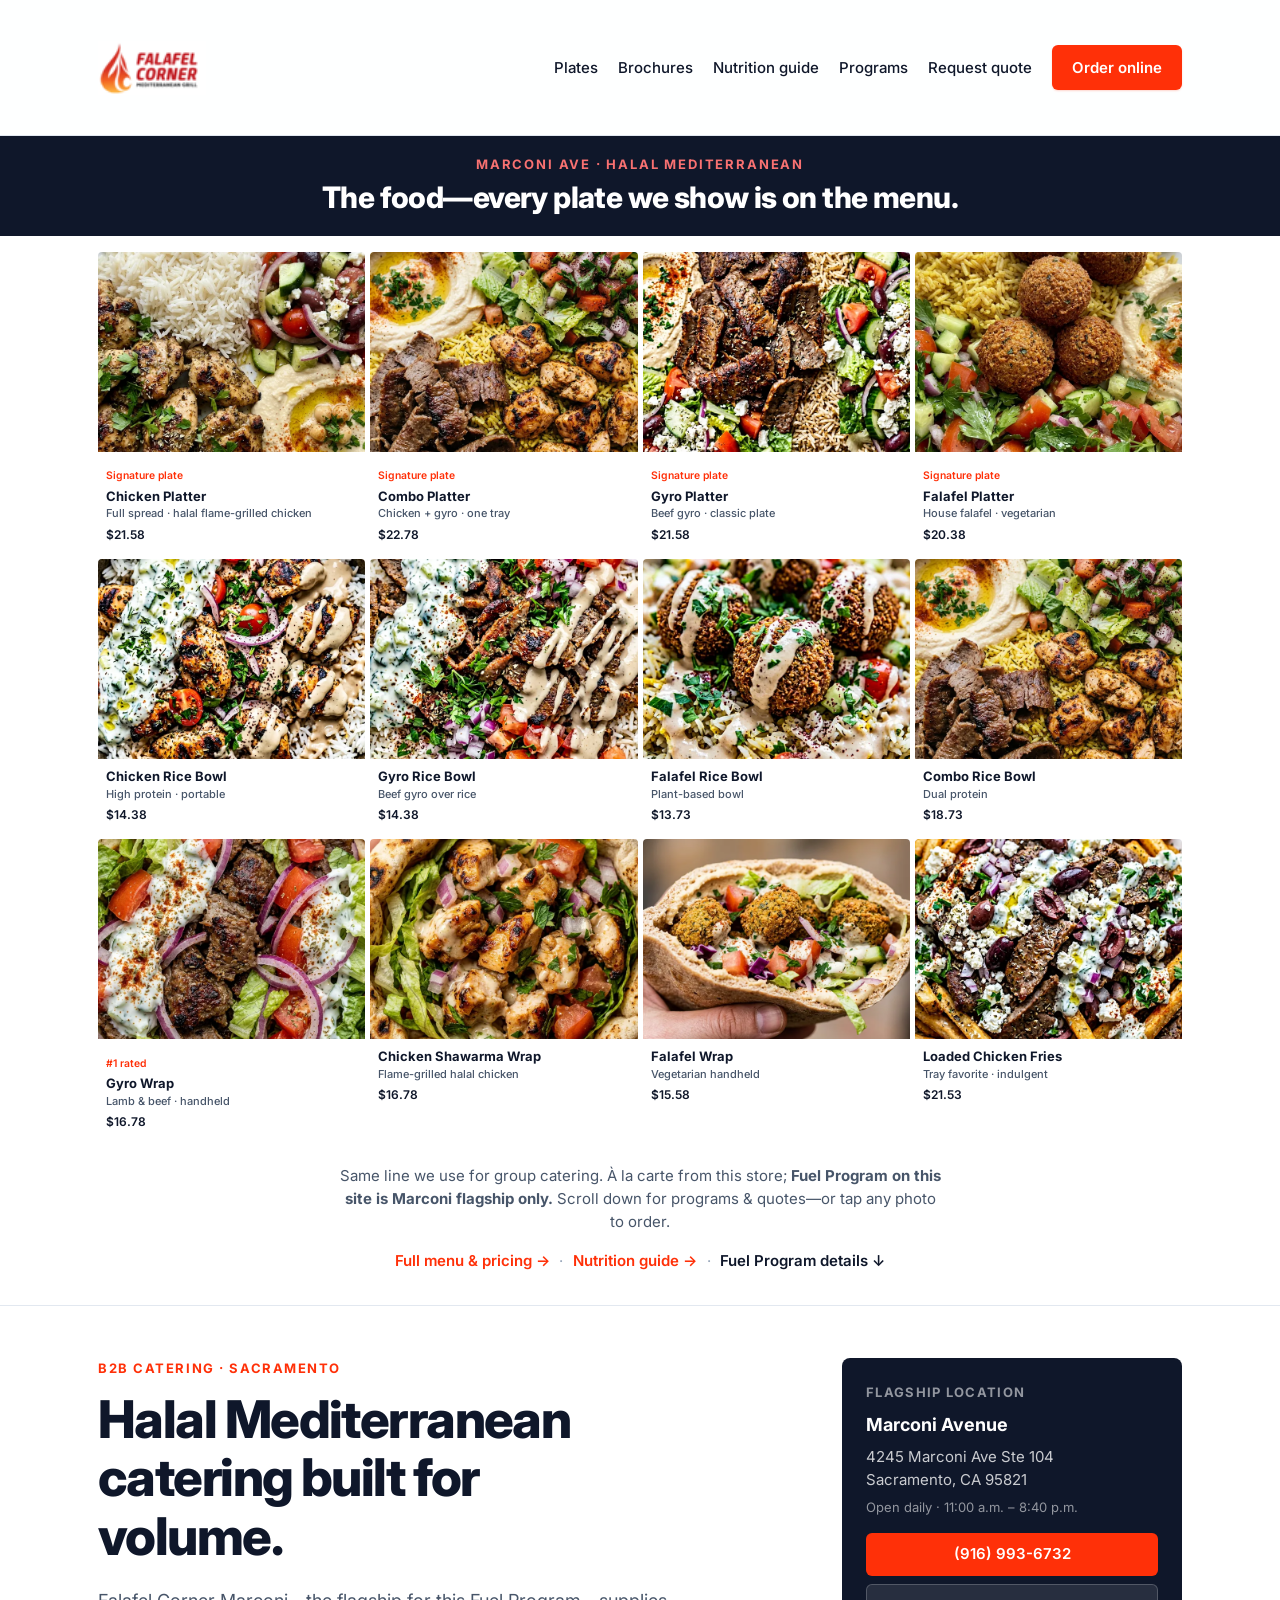
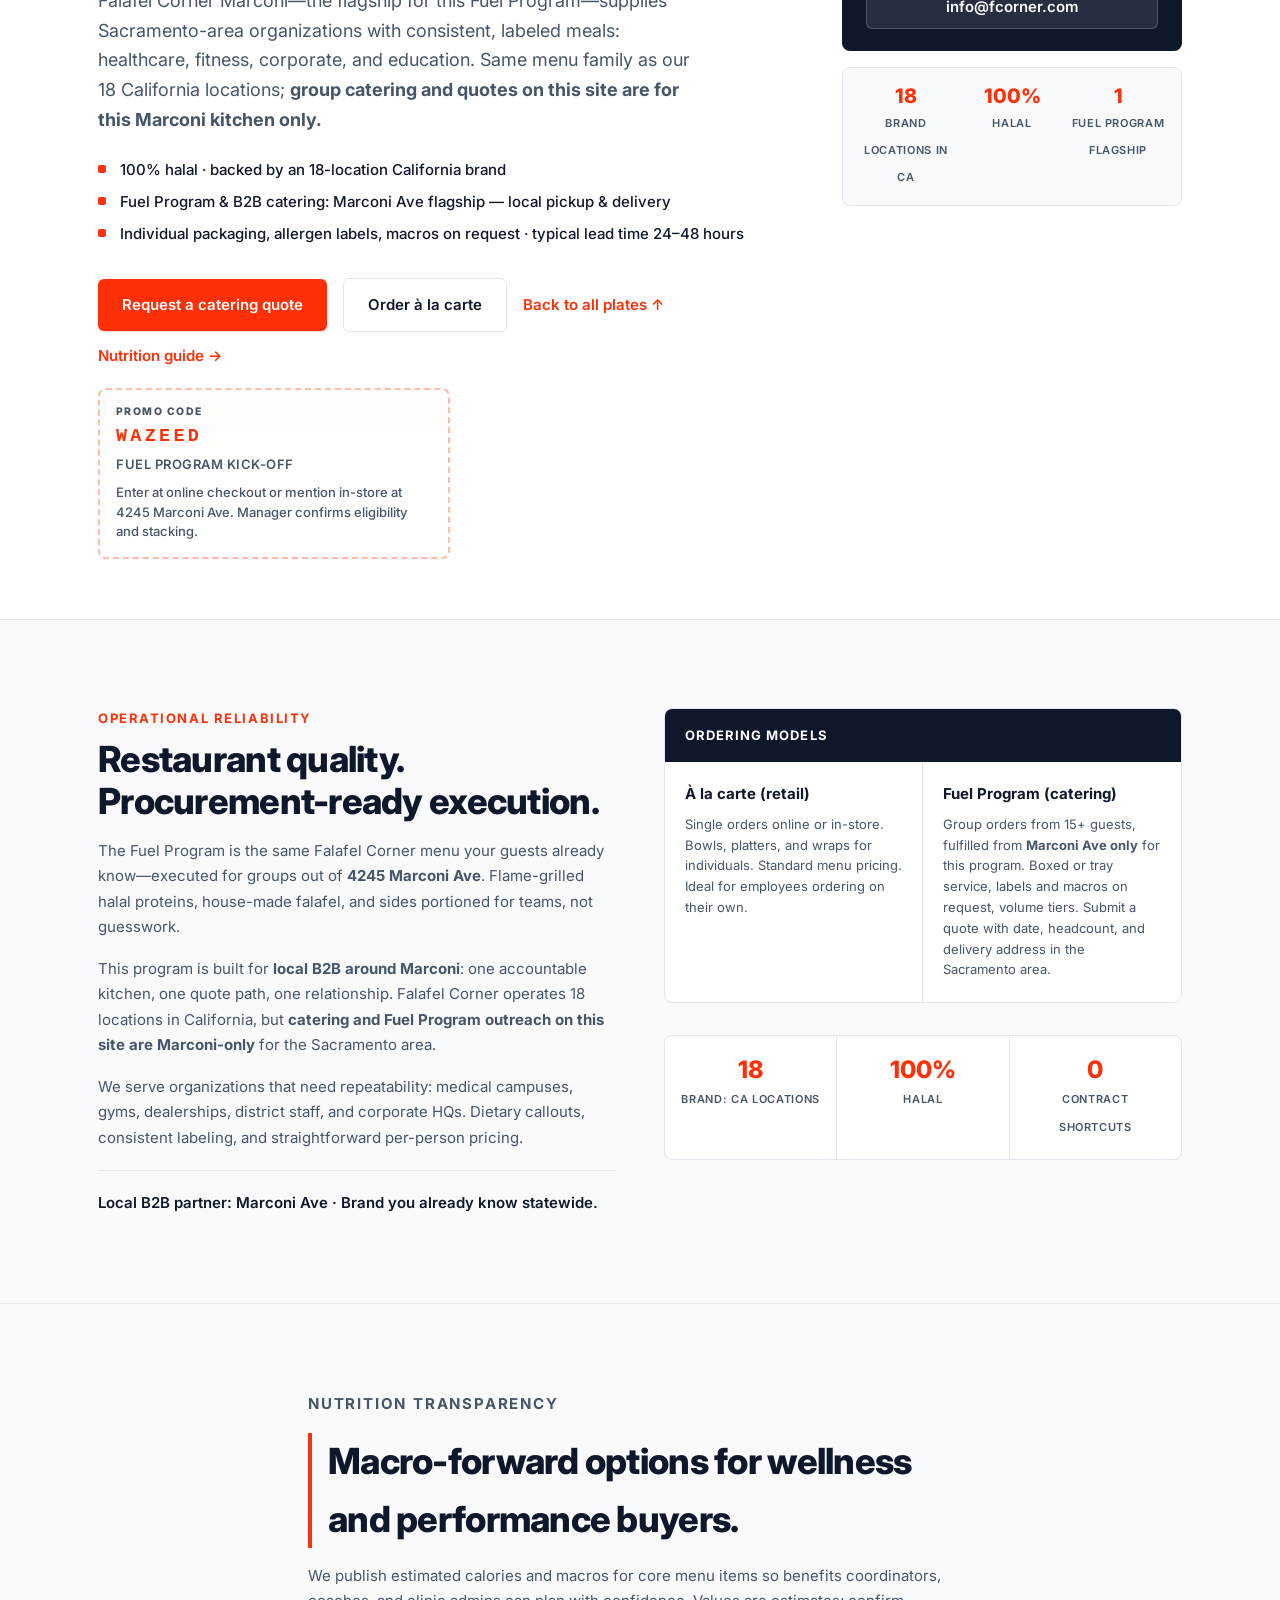
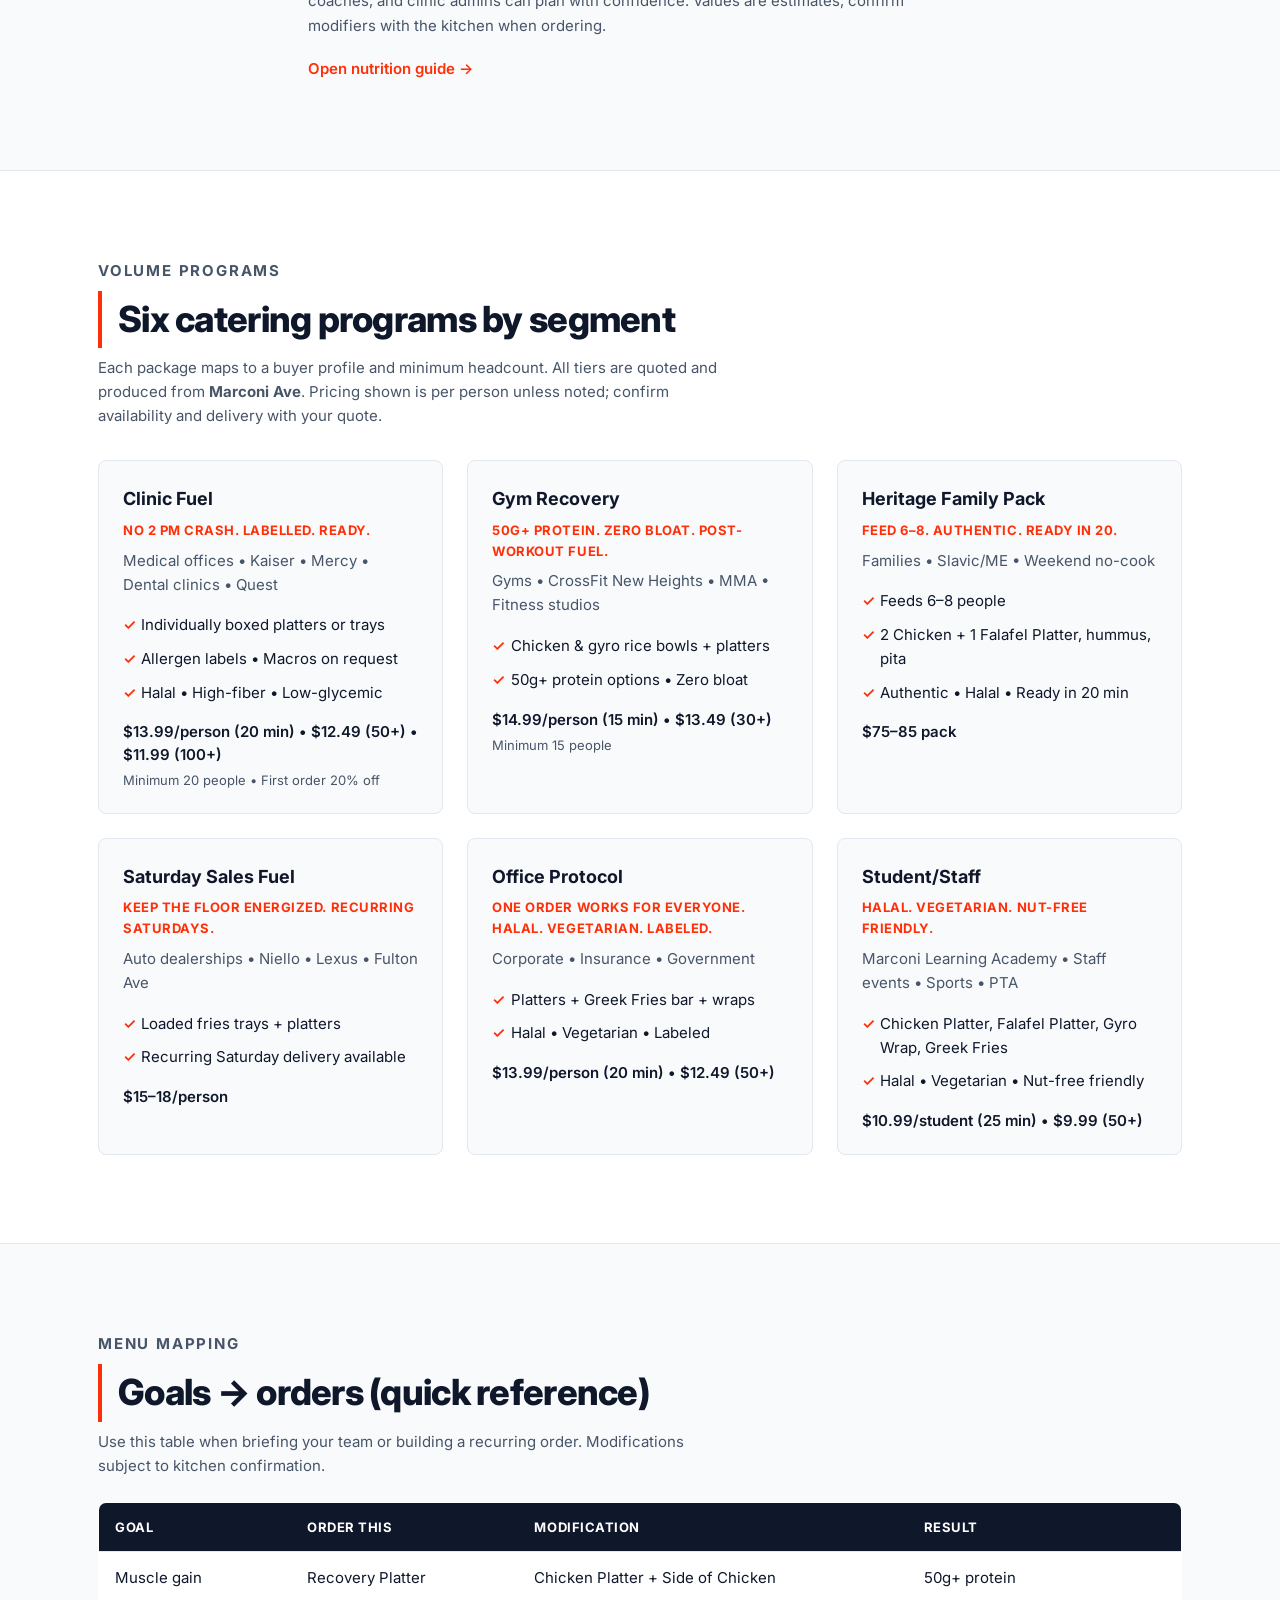
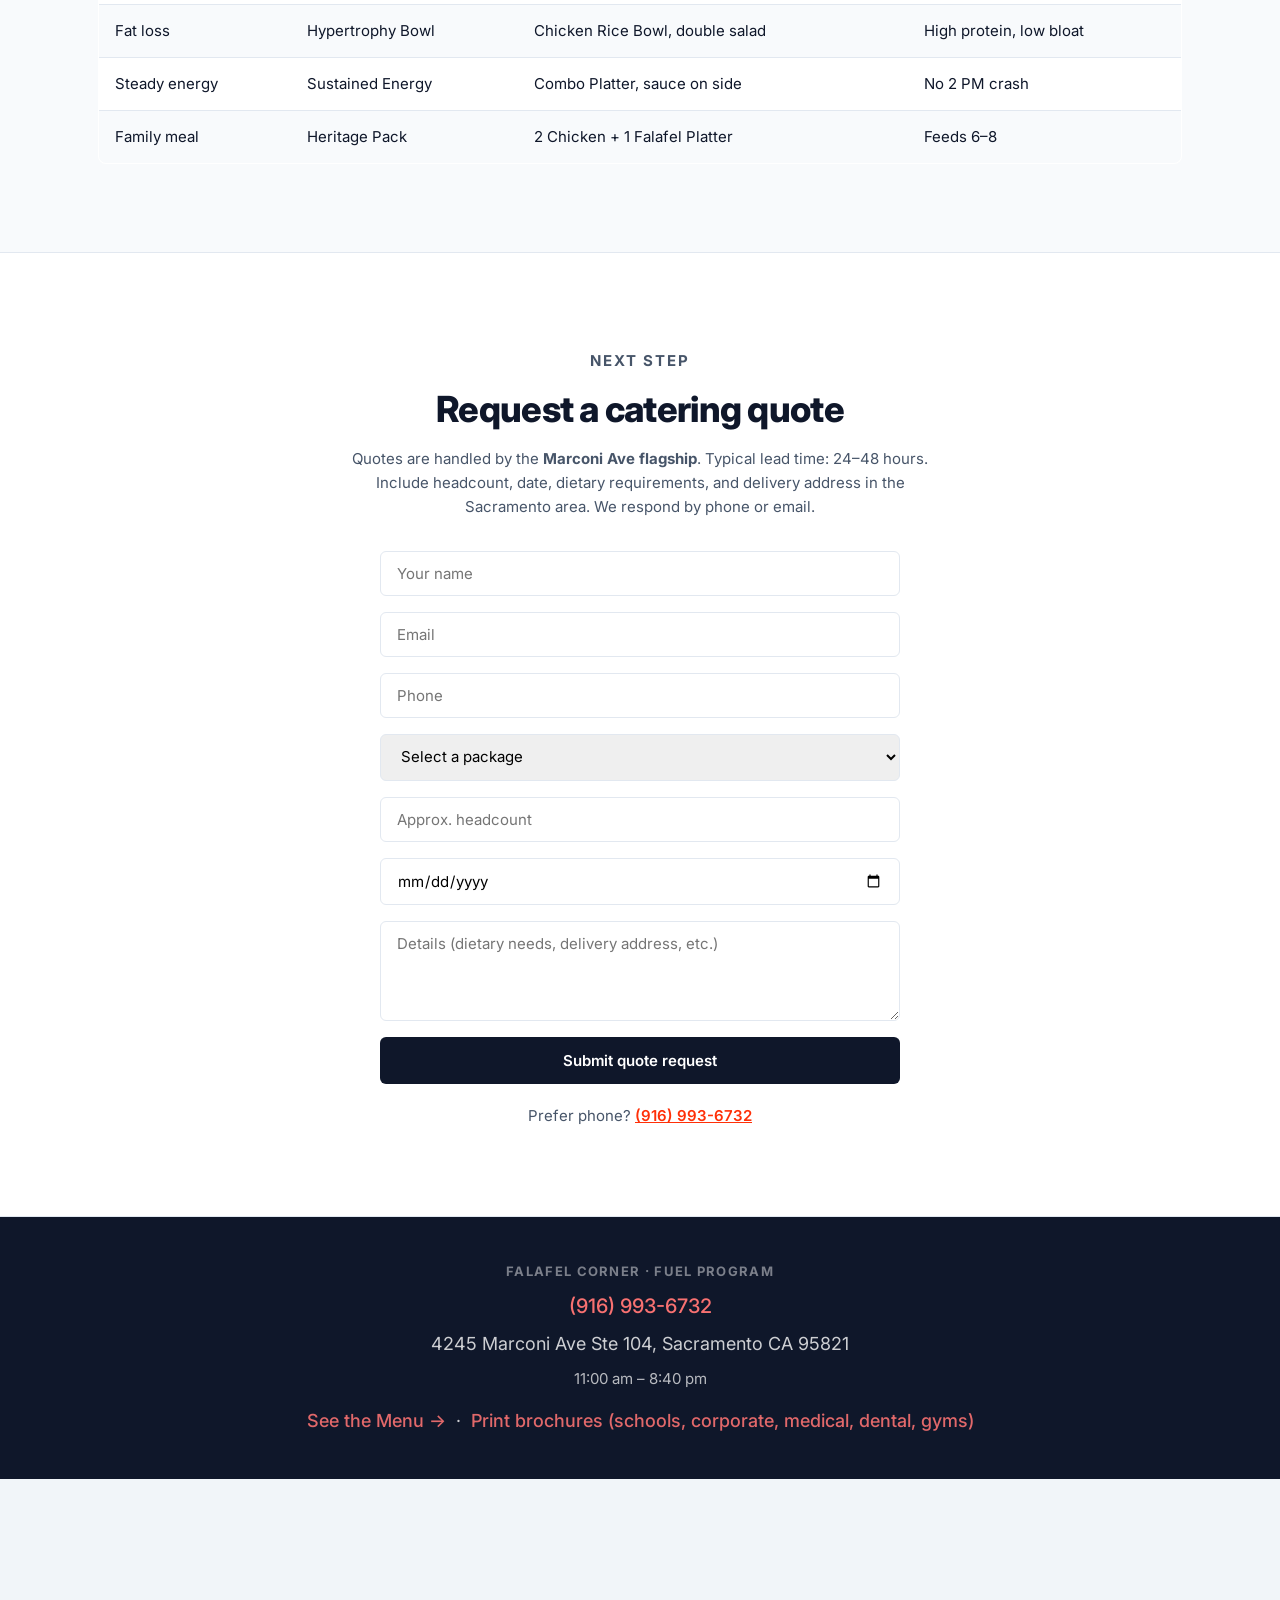
<file: index.html>
<!DOCTYPE html>
<html lang="en">
<head>
  <meta charset="utf-8">
  <meta name="viewport" content="width=device-width, initial-scale=1">
  <meta http-equiv="refresh" content="0; url=site/">
  <link rel="canonical" href="site/">
  <title>Falafel Corner — redirect</title>
</head>
<body>
  <p>If you are not redirected, <a href="site/">open the Falafel Corner site</a>.</p>
</body>
</html>
</file>
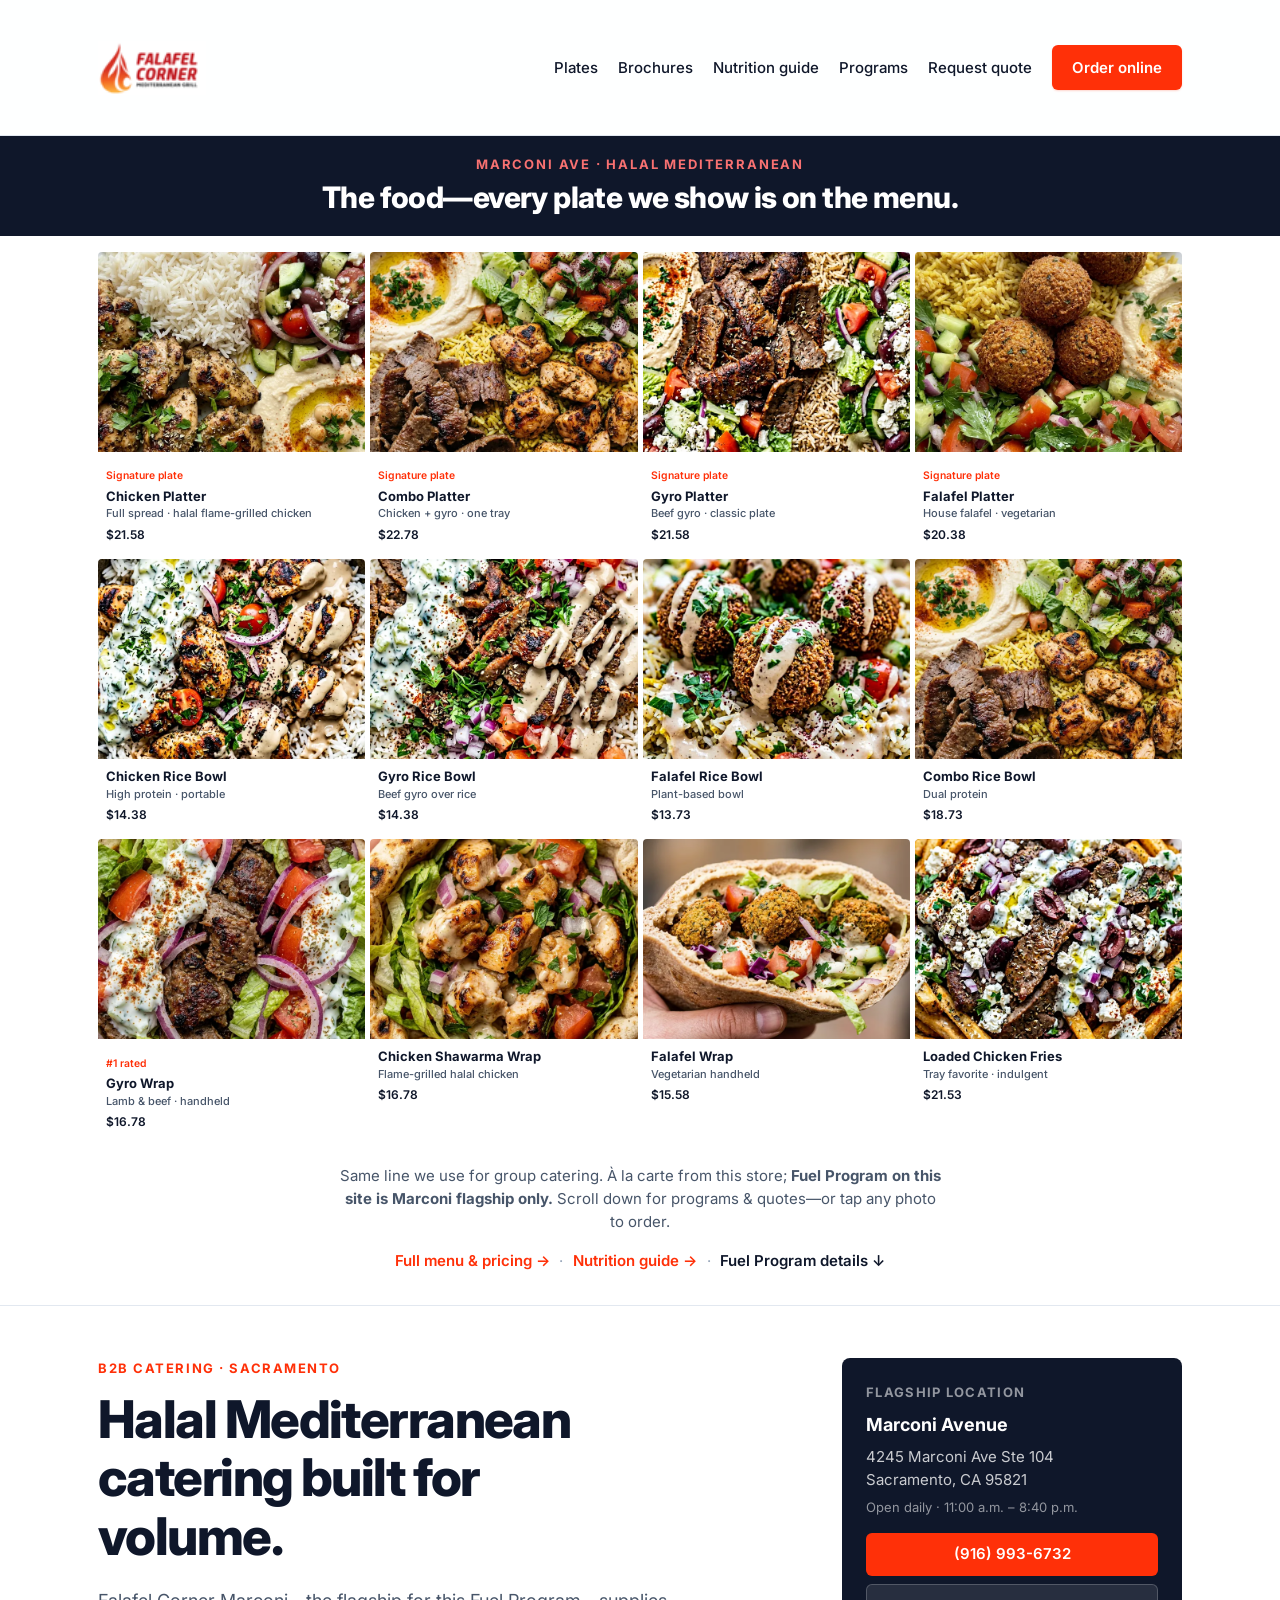
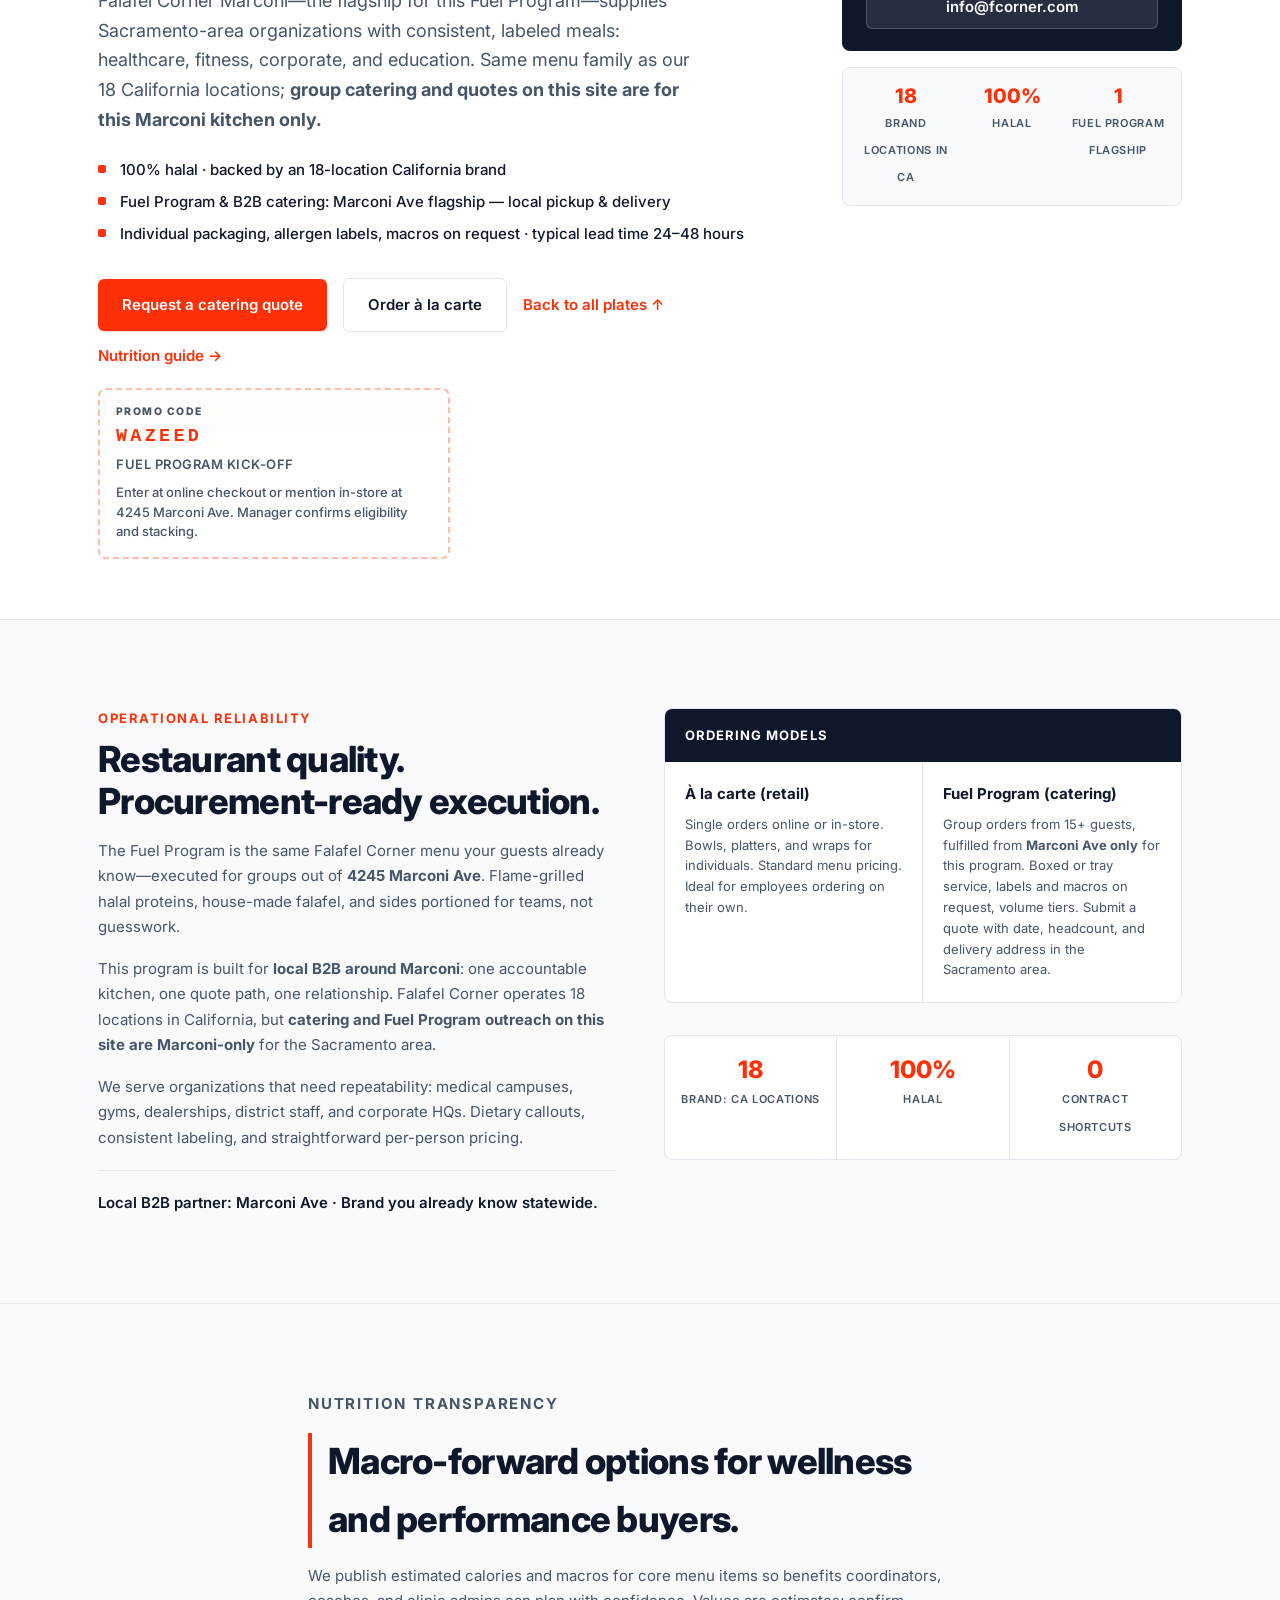
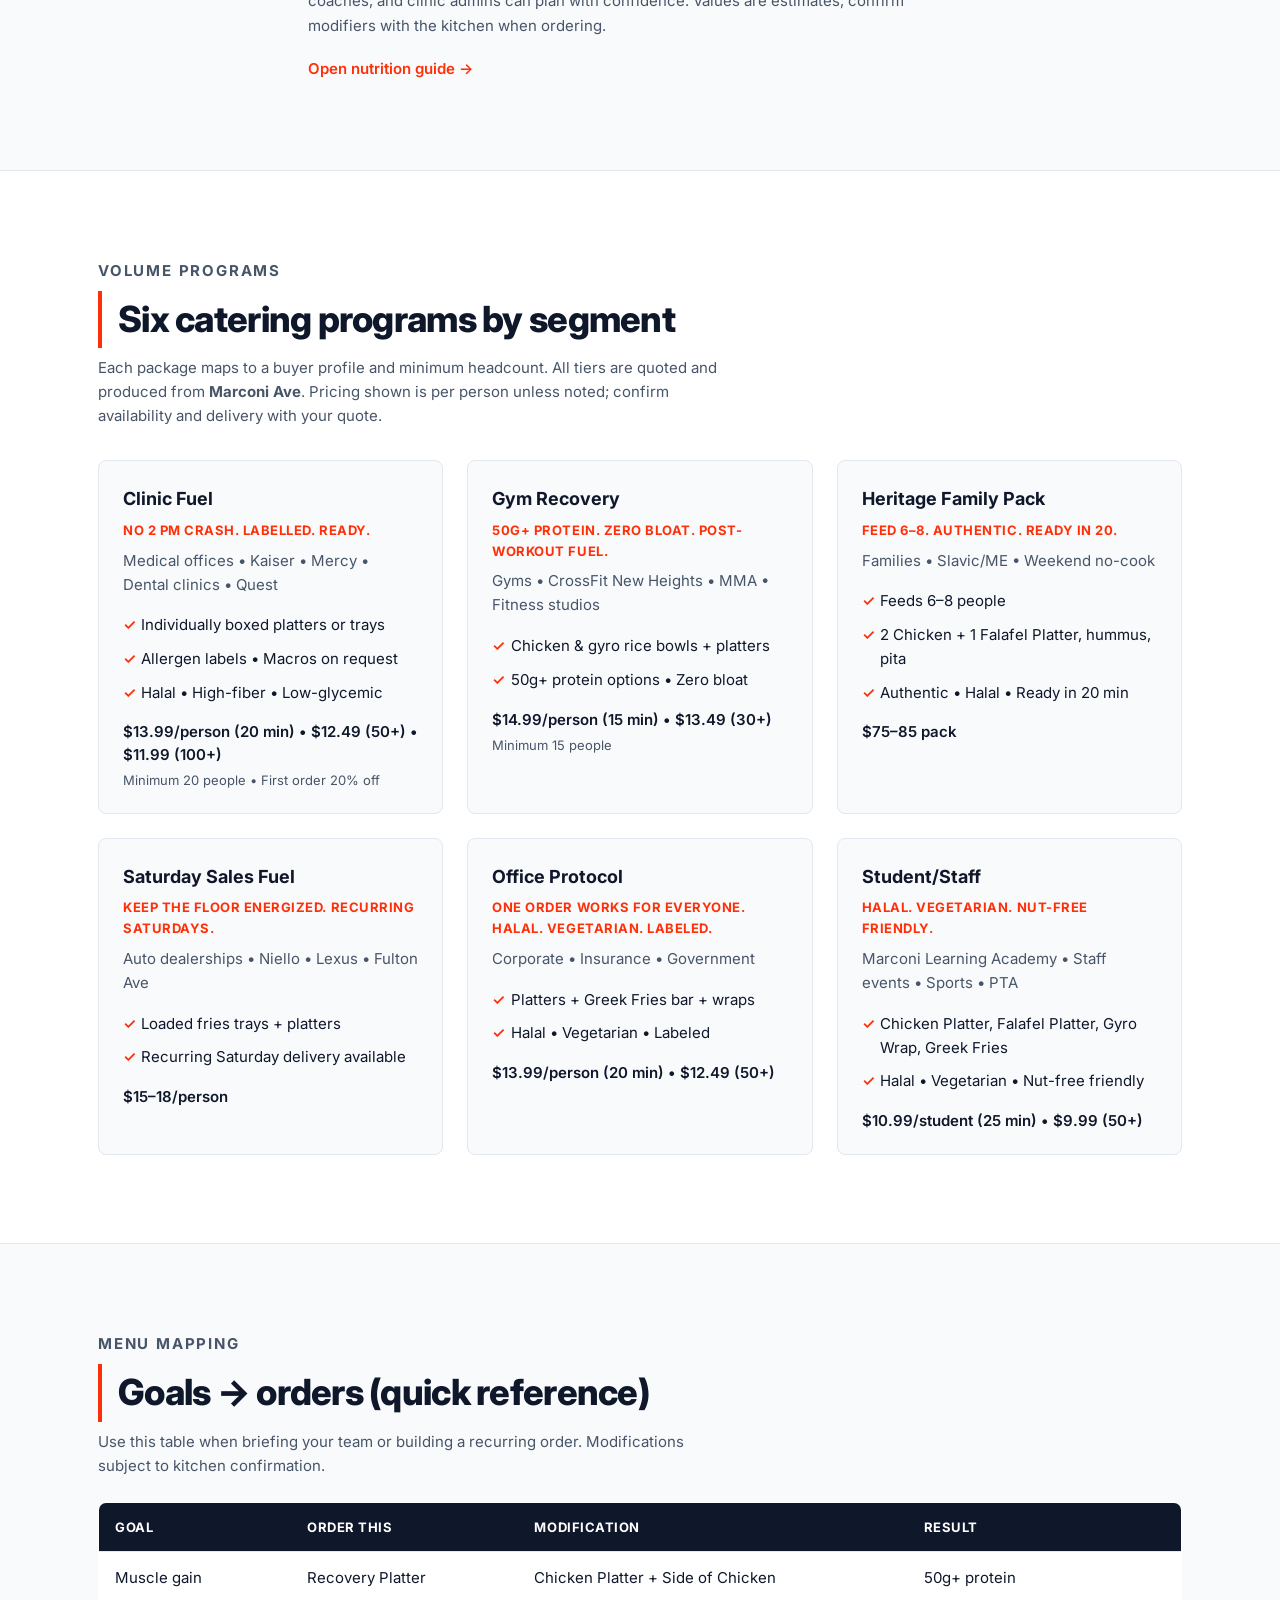
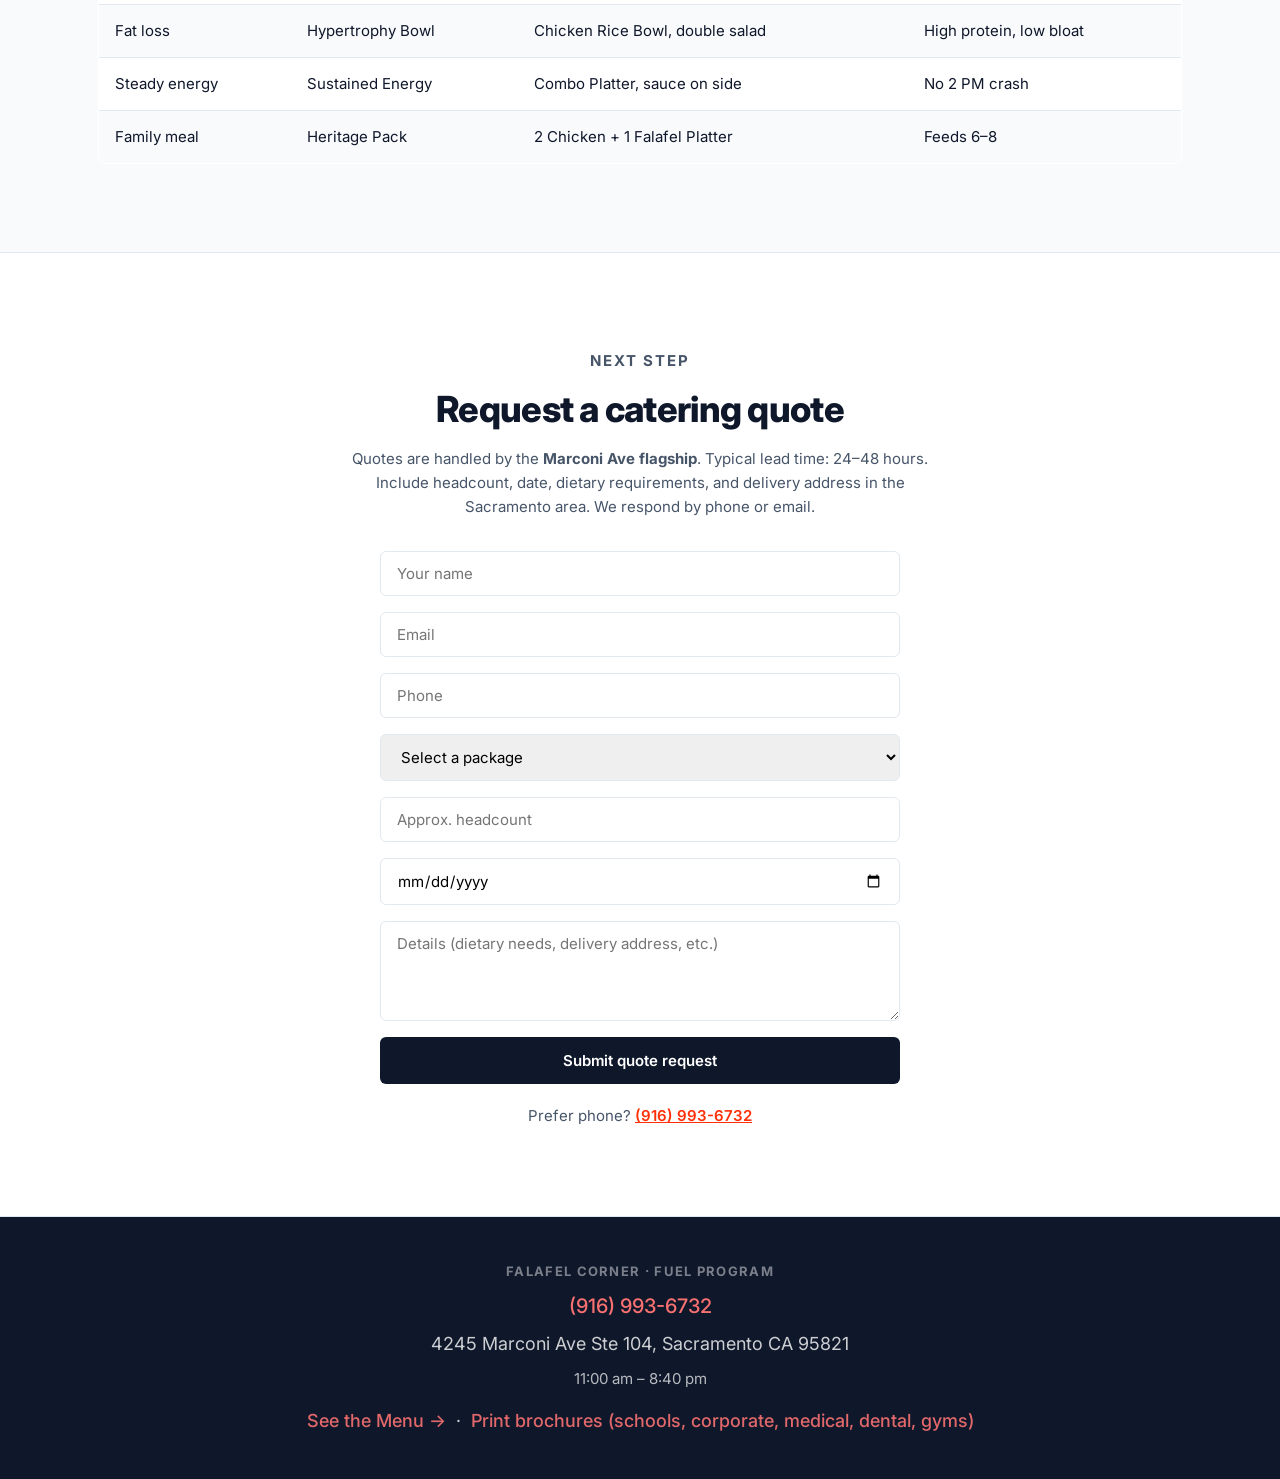
<file: site/index.html>
<!DOCTYPE html>
<html lang="en">
<head>
  <meta charset="UTF-8">
  <meta name="viewport" content="width=device-width, initial-scale=1.0">
  <meta name="description" content="Fuel Program — Halal Mediterranean group catering from the Falafel Corner Marconi flagship (4245 Marconi Ave). Same brand as 18 CA locations; this program serves Sacramento-area businesses from this kitchen.">
  <title>Fuel Program · Halal catering · Falafel Corner Marconi</title>
  <link rel="icon" href="images/logo.jpg" type="image/jpeg">
  <link rel="preconnect" href="https://fonts.googleapis.com">
  <link rel="preconnect" href="https://fonts.gstatic.com" crossorigin>
  <link href="https://fonts.googleapis.com/css2?family=Inter:wght@400;500;600;700;800&display=swap" rel="stylesheet">
  <style>
    :root {
      --dd-red: #FF3008;
      --dd-red-dark: #d91400;
      --charcoal: #0f172a;
      --charcoal-soft: #1e293b;
      --cream: #f8fafc;
      --white: #ffffff;
      --gray-muted: #475569;
      --gray-border: #e2e8f0;
      --text-xs: 0.8125rem;
      --text-sm: 0.9375rem;
      --text-base: 1.0625rem;
      --text-lg: 1.125rem;
      --text-xl: 1.25rem;
      --text-2xl: 1.5rem;
      --text-3xl: clamp(1.75rem, 4vw, 2.25rem);
      --text-hero: clamp(2.25rem, 5vw, 3.25rem);
      --space-section: 5.5rem;
      --font: 'Inter', -apple-system, BlinkMacSystemFont, system-ui, sans-serif;
      --ease-smooth: cubic-bezier(0.4, 0, 0.2, 1);
      --ease-out: cubic-bezier(0.22, 1, 0.36, 1);
      --motion-duration: 0.28s;
      --motion-duration-slow: 0.45s;
    }
    * { box-sizing: border-box; margin: 0; padding: 0; }
    html {
      scroll-behavior: smooth;
      scroll-padding-top: 5.75rem;
    }
    body {
      font-family: var(--font);
      background: #f1f5f9;
      color: var(--charcoal);
      line-height: 1.6;
      font-size: var(--text-base);
      min-height: 100vh;
      -webkit-font-smoothing: antialiased;
      -moz-osx-font-smoothing: grayscale;
      text-rendering: optimizeLegibility;
    }
    :where(a, button, input, select, textarea):focus-visible {
      outline: 2px solid var(--dd-red);
      outline-offset: 2px;
    }
    :where(a, button):focus:not(:focus-visible) {
      outline: none;
    }
    .container { max-width: 1140px; margin: 0 auto; padding: 0 1.75rem; }
    
    /* Nav */
    .top-nav {
      background: rgba(255, 255, 255, 0.92);
      border-bottom: 1px solid var(--gray-border);
      position: sticky;
      top: 0;
      z-index: 100;
      backdrop-filter: blur(12px);
      -webkit-backdrop-filter: blur(12px);
      transition: box-shadow var(--motion-duration) var(--ease-smooth), border-color var(--motion-duration) var(--ease-smooth);
    }
    .top-nav:hover {
      box-shadow: 0 1px 0 rgba(15, 23, 42, 0.04), 0 8px 24px rgba(15, 23, 42, 0.04);
    }
    .top-nav .container {
      display: flex;
      justify-content: space-between;
      align-items: center;
      gap: 1.5rem;
      min-height: 5.5rem;
      padding-top: 0.85rem;
      padding-bottom: 0.85rem;
    }
    .logo-link {
      display: flex;
      align-items: center;
      transition: opacity var(--motion-duration) var(--ease-smooth);
    }
    .logo-link:hover { opacity: 0.88; }
    .logo-link img {
      height: clamp(4.5rem, 12vw, 6.75rem);
      width: auto;
      max-width: min(420px, 85vw);
      object-fit: contain;
      object-position: left center;
    }
    .nav-links {
      display: flex;
      align-items: center;
      gap: 0.5rem 1.25rem;
      flex-wrap: wrap;
      justify-content: flex-end;
    }
    .nav-links a:not(.order-btn) {
      color: var(--charcoal);
      text-decoration: none;
      font-weight: 500;
      font-size: var(--text-sm);
      transition: color var(--motion-duration) var(--ease-smooth);
    }
    .nav-links a:not(.order-btn):hover { color: var(--dd-red); }
    .top-nav .order-btn {
      background: var(--dd-red);
      color: white !important;
      padding: 0.65rem 1.25rem;
      border-radius: 6px;
      font-weight: 600;
      font-size: var(--text-sm);
      text-decoration: none;
      transition:
        background var(--motion-duration) var(--ease-smooth),
        transform var(--motion-duration) var(--ease-out),
        box-shadow var(--motion-duration) var(--ease-smooth);
      box-shadow: 0 1px 2px rgba(255, 48, 8, 0.2);
    }
    .top-nav .order-btn:hover {
      background: var(--dd-red-dark);
      transform: translateY(-1px);
      box-shadow: 0 4px 14px rgba(255, 48, 8, 0.35);
    }
    .top-nav .order-btn:active { transform: translateY(0); }
    
    /* Hero */
    .hero {
      background: var(--white);
      border-bottom: 1px solid var(--gray-border);
      padding: 3.25rem 0 3.75rem;
    }
    .hero-grid {
      display: grid;
      grid-template-columns: 1fr minmax(280px, 340px);
      gap: 3rem 3.5rem;
      align-items: start;
    }
    .hero-eyebrow {
      font-size: var(--text-xs);
      font-weight: 700;
      letter-spacing: 0.12em;
      text-transform: uppercase;
      color: var(--dd-red);
      margin-bottom: 0.75rem;
    }
    .hero h1 {
      font-size: var(--text-hero);
      font-weight: 800;
      line-height: 1.12;
      letter-spacing: -0.03em;
      color: var(--charcoal);
      margin-bottom: 1.25rem;
      max-width: 16ch;
    }
    .hero-lead {
      font-size: var(--text-lg);
      color: var(--gray-muted);
      max-width: 38rem;
      line-height: 1.65;
      margin-bottom: 1.5rem;
    }
    .hero-checks {
      list-style: none;
      margin-bottom: 2rem;
    }
    .hero-checks li {
      position: relative;
      padding-left: 1.35rem;
      margin-bottom: 0.5rem;
      font-size: var(--text-sm);
      font-weight: 500;
      color: var(--charcoal);
    }
    .hero-checks li::before {
      content: "";
      position: absolute;
      left: 0;
      top: 0.45em;
      width: 0.5rem;
      height: 0.5rem;
      border-radius: 2px;
      background: var(--dd-red);
    }
    .hero-ctas {
      display: flex;
      flex-wrap: wrap;
      gap: 0.75rem 1rem;
      align-items: center;
    }
    .kickoff-coupon {
      margin-top: 1.25rem;
      padding: 0.85rem 1rem 0.95rem;
      max-width: 22rem;
      border: 2px dashed rgba(255, 48, 8, 0.32);
      border-radius: 8px;
      background: linear-gradient(180deg, #fffdfb 0%, #fff 55%);
      box-shadow: 0 1px 2px rgba(15, 23, 42, 0.04);
      transition: border-color var(--motion-duration) var(--ease-smooth), box-shadow var(--motion-duration) var(--ease-smooth);
    }
    .kickoff-coupon:hover {
      border-color: rgba(255, 48, 8, 0.45);
      box-shadow: 0 4px 20px rgba(15, 23, 42, 0.06);
    }
    .kickoff-coupon-label {
      font-size: 0.65rem;
      font-weight: 800;
      letter-spacing: 0.14em;
      text-transform: uppercase;
      color: var(--gray-muted);
      margin: 0 0 0.35rem;
    }
    .kickoff-coupon-code {
      margin: 0 0 0.45rem;
      font-family: ui-monospace, Menlo, Monaco, monospace;
      font-size: 1.15rem;
      font-weight: 800;
      letter-spacing: 0.18em;
      color: var(--dd-red);
      line-height: 1.15;
    }
    .kickoff-coupon-sub {
      margin: 0 0 0.5rem;
      font-size: var(--text-xs);
      font-weight: 600;
      letter-spacing: 0.04em;
      text-transform: uppercase;
      color: var(--gray-muted);
    }
    .kickoff-coupon-fine {
      font-size: var(--text-xs);
      color: var(--gray-muted);
      line-height: 1.5;
      margin: 0;
      font-weight: 500;
    }
    .hero .cta-primary {
      display: inline-flex;
      align-items: center;
      justify-content: center;
      padding: 0.875rem 1.5rem;
      background: var(--dd-red);
      color: white;
      text-decoration: none;
      font-weight: 600;
      font-size: var(--text-sm);
      border-radius: 6px;
      transition:
        background var(--motion-duration) var(--ease-smooth),
        transform var(--motion-duration) var(--ease-out),
        box-shadow var(--motion-duration) var(--ease-smooth);
      box-shadow: 0 1px 2px rgba(255, 48, 8, 0.2);
    }
    .hero .cta-primary:hover {
      background: var(--dd-red-dark);
      transform: translateY(-1px);
      box-shadow: 0 6px 20px rgba(255, 48, 8, 0.3);
    }
    .hero .cta-primary:active { transform: translateY(0); }
    .hero .cta-secondary {
      display: inline-flex;
      align-items: center;
      justify-content: center;
      padding: 0.875rem 1.5rem;
      background: transparent;
      color: var(--charcoal);
      text-decoration: none;
      font-weight: 600;
      font-size: var(--text-sm);
      border-radius: 6px;
      border: 1px solid var(--gray-border);
      transition:
        border-color var(--motion-duration) var(--ease-smooth),
        background var(--motion-duration) var(--ease-smooth),
        transform var(--motion-duration) var(--ease-out),
        box-shadow var(--motion-duration) var(--ease-smooth);
    }
    .hero .cta-secondary:hover {
      border-color: var(--charcoal);
      background: var(--cream);
      transform: translateY(-1px);
      box-shadow: 0 4px 16px rgba(15, 23, 42, 0.06);
    }
    .hero .cta-secondary:active { transform: translateY(0); }
    .hero .cta-text {
      color: var(--dd-red);
      font-weight: 600;
      font-size: var(--text-sm);
      text-decoration: none;
      transition: color var(--motion-duration) var(--ease-smooth), opacity var(--motion-duration) var(--ease-smooth);
    }
    .hero .cta-text:hover { text-decoration: underline; opacity: 0.9; }
    .hero-aside { display: flex; flex-direction: column; gap: 1rem; }
    .hero-card {
      background: var(--charcoal);
      color: rgba(255,255,255,0.92);
      padding: 1.5rem 1.5rem 1.35rem;
      border-radius: 8px;
    }
    .hero-card h2 {
      font-size: var(--text-xs);
      font-weight: 700;
      letter-spacing: 0.1em;
      text-transform: uppercase;
      color: rgba(255,255,255,0.55);
      margin-bottom: 0.5rem;
    }
    .hero-card .hero-card-title { font-size: var(--text-lg); font-weight: 700; margin-bottom: 0.35rem; color: white; }
    .hero-card p { font-size: var(--text-sm); line-height: 1.55; color: rgba(255,255,255,0.78); margin-bottom: 0.35rem; }
    .hero-card .hero-hours { font-size: var(--text-xs); color: rgba(255,255,255,0.55); margin-bottom: 1rem; }
    .hero-card-links { display: flex; flex-direction: column; gap: 0.5rem; }
    .hero-card-links a {
      display: block;
      text-align: center;
      padding: 0.6rem 1rem;
      border-radius: 6px;
      font-size: var(--text-sm);
      font-weight: 600;
      text-decoration: none;
      transition:
        background var(--motion-duration) var(--ease-smooth),
        transform var(--motion-duration) var(--ease-out),
        border-color var(--motion-duration) var(--ease-smooth),
        box-shadow var(--motion-duration) var(--ease-smooth);
    }
    .hero-card-links a:first-child {
      background: var(--dd-red);
      color: white;
    }
    .hero-card-links a:first-child:hover {
      background: var(--dd-red-dark);
      transform: translateY(-1px);
      box-shadow: 0 4px 14px rgba(0, 0, 0, 0.2);
    }
    .hero-card-links a:first-child:active { transform: translateY(0); }
    .hero-card-links a:last-child {
      background: rgba(255,255,255,0.1);
      color: white;
      border: 1px solid rgba(255,255,255,0.2);
    }
    .hero-card-links a:last-child:hover {
      background: rgba(255,255,255,0.15);
      transform: translateY(-1px);
    }
    .hero-card-links a:last-child:active { transform: translateY(0); }
    .hero-stats {
      display: grid;
      grid-template-columns: repeat(3, 1fr);
      gap: 0.75rem;
      list-style: none;
      padding: 1rem;
      background: var(--cream);
      border: 1px solid var(--gray-border);
      border-radius: 8px;
    }
    .hero-stats li { text-align: center; }
    .hero-stats strong {
      display: block;
      font-size: var(--text-xl);
      font-weight: 800;
      color: var(--dd-red);
      line-height: 1.2;
    }
    .hero-stats span {
      font-size: 0.6875rem;
      font-weight: 600;
      letter-spacing: 0.06em;
      text-transform: uppercase;
      color: var(--gray-muted);
    }
    
    /* Credibility */
    .who-section {
      padding: var(--space-section) 0;
      background: var(--cream);
      border-bottom: 1px solid var(--gray-border);
    }
    .who-grid {
      display: grid;
      grid-template-columns: minmax(0, 1fr) minmax(0, 1fr);
      gap: 2.5rem 3rem;
      align-items: start;
    }
    .who-kicker {
      font-size: var(--text-xs);
      font-weight: 700;
      letter-spacing: 0.12em;
      text-transform: uppercase;
      color: var(--dd-red);
      margin-bottom: 0.65rem;
    }
    .who-headline {
      font-size: var(--text-3xl);
      font-weight: 800;
      line-height: 1.15;
      letter-spacing: -0.02em;
      color: var(--charcoal);
      margin-bottom: 1rem;
    }
    .who-body {
      font-size: var(--text-sm);
      color: var(--gray-muted);
      line-height: 1.7;
      margin-bottom: 1rem;
    }
    .who-body:last-of-type { margin-bottom: 0; }
    .who-audiences {
      margin-top: 1.25rem;
      padding-top: 1.25rem;
      border-top: 1px solid var(--gray-border);
      font-size: var(--text-sm);
      font-weight: 600;
      color: var(--charcoal);
    }
    .diff-table-wrap {
      background: var(--white);
      border: 1px solid var(--gray-border);
      border-radius: 8px;
      overflow: hidden;
    }
    .diff-table-wrap h3 {
      font-size: var(--text-xs);
      font-weight: 700;
      letter-spacing: 0.08em;
      text-transform: uppercase;
      padding: 1rem 1.25rem;
      background: var(--charcoal);
      color: white;
    }
    .diff-rows { display: grid; grid-template-columns: 1fr 1fr; }
    .diff-col {
      padding: 1.25rem 1.25rem 1.35rem;
      border-right: 1px solid var(--gray-border);
    }
    .diff-col:last-child { border-right: none; }
    .diff-col h4 {
      font-size: var(--text-sm);
      font-weight: 700;
      color: var(--charcoal);
      margin-bottom: 0.5rem;
    }
    .diff-col p { font-size: var(--text-xs); color: var(--gray-muted); line-height: 1.6; }
    .trust-badges {
      display: flex;
      gap: 0;
      margin-top: 2rem;
      border: 1px solid var(--gray-border);
      border-radius: 8px;
      overflow: hidden;
      background: var(--white);
    }
    .badge-item {
      flex: 1;
      text-align: center;
      padding: 1.25rem 1rem;
      border-right: 1px solid var(--gray-border);
    }
    .badge-item:last-child { border-right: none; }
    .badge-number {
      display: block;
      font-size: var(--text-2xl);
      font-weight: 800;
      color: var(--dd-red);
      line-height: 1.2;
    }
    .badge-label {
      font-size: 0.6875rem;
      font-weight: 600;
      color: var(--gray-muted);
      text-transform: uppercase;
      letter-spacing: 0.06em;
    }
    
    /* Food first — full-width wall under nav */
    .most-ordered {
      padding: var(--space-section) 0;
      background: var(--cream);
      border-bottom: 1px solid var(--gray-border);
    }
    .food-front {
      padding: 0;
      background: var(--white);
      border-bottom: 1px solid var(--gray-border);
    }
    .food-front-bar {
      background: var(--charcoal);
      color: #fff;
      text-align: center;
      padding: 1.1rem 1rem 1.25rem;
    }
    .food-front-kicker {
      font-size: var(--text-xs);
      font-weight: 700;
      letter-spacing: 0.14em;
      text-transform: uppercase;
      color: #f87171;
      margin-bottom: 0.35rem;
    }
    .food-front-title {
      font-size: clamp(1.2rem, 3.2vw, 1.85rem);
      font-weight: 800;
      letter-spacing: -0.02em;
      line-height: 1.2;
      margin: 0;
      padding: 0;
      border: none;
      color: #fff;
    }
    .food-mosaic-wrap {
      padding-top: 1rem;
      padding-bottom: 2rem;
    }
    .order-grid.food-mosaic {
      display: grid;
      grid-template-columns: repeat(4, 1fr);
      gap: 5px;
      margin: 0;
    }
    .food-mosaic .order-card {
      border: none;
      border-radius: 4px;
      overflow: hidden;
      box-shadow: none;
      transition: outline-color var(--motion-duration) var(--ease-smooth);
    }
    .food-mosaic .order-card:hover {
      outline: 2px solid var(--dd-red);
      outline-offset: -2px;
      z-index: 1;
      position: relative;
      transform: none;
      box-shadow: none;
      border-color: transparent;
    }
    .food-mosaic .order-card-img {
      height: clamp(130px, 16vw, 200px);
      object-fit: cover;
      transition: transform var(--motion-duration-slow) var(--ease-out);
    }
    .food-mosaic .order-card-content {
      padding: 0.55rem 0.5rem 0.65rem;
      background: var(--white);
    }
    .food-mosaic .order-card .badge {
      font-size: 0.65rem;
      margin-bottom: 0.2rem;
    }
    .food-mosaic .order-card h3 {
      font-size: 0.8125rem;
      font-weight: 700;
      margin-bottom: 0.15rem;
      line-height: 1.25;
      text-transform: capitalize;
    }
    .food-mosaic .order-card .dish-tagline {
      font-size: 0.6875rem;
      font-weight: 500;
      color: var(--gray-muted);
      margin-bottom: 0.25rem;
      line-height: 1.3;
    }
    .food-mosaic .order-card .meta { font-size: 0.75rem; }
    .food-front-note {
      margin: 1.35rem auto 0;
      max-width: 38rem;
      text-align: center;
      font-size: var(--text-sm);
      color: var(--gray-muted);
      line-height: 1.55;
    }
    .food-front-links {
      text-align: center;
      margin-top: 1rem;
      font-size: var(--text-sm);
      font-weight: 600;
    }
    .food-front-links a {
      color: var(--dd-red);
      text-decoration: none;
      transition: color var(--motion-duration) var(--ease-smooth), opacity var(--motion-duration) var(--ease-smooth);
    }
    .food-front-links a:hover { text-decoration: underline; opacity: 0.92; }
    .food-front-links a[href="#catering"] { color: var(--charcoal); }
    .food-front-dot { margin: 0 0.35rem; color: #94a3b8; font-weight: 400; }
    .section-label {
      font-size: var(--text-xs);
      font-weight: 700;
      letter-spacing: 0.12em;
      text-transform: uppercase;
      color: var(--dd-red);
      margin-bottom: 0.5rem;
    }
    .section-header { margin-bottom: 2rem; max-width: 40rem; }
    .section-header h2 {
      font-size: var(--text-3xl);
      font-weight: 800;
      letter-spacing: -0.02em;
      margin-bottom: 0.5rem;
      color: var(--charcoal);
      border-left: 4px solid var(--dd-red);
      padding-left: 1rem;
    }
    .section-header p { font-size: var(--text-sm); color: var(--gray-muted); line-height: 1.6; }
    .order-grid {
      display: grid;
      grid-template-columns: repeat(2, 1fr);
      gap: 1.5rem 1.25rem;
    }
    .order-card {
      background: var(--white);
      border: 1px solid var(--gray-border);
      border-radius: 8px;
      overflow: hidden;
      transition:
        box-shadow var(--motion-duration) var(--ease-smooth),
        border-color var(--motion-duration) var(--ease-smooth),
        transform var(--motion-duration) var(--ease-out);
    }
    .order-card:hover {
      box-shadow: 0 12px 40px rgba(15,23,42,0.08);
      border-color: #cbd5e1;
      transform: translateY(-2px);
    }
    .order-card a { text-decoration: none; color: inherit; display: block; }
    .order-card a > picture {
      display: block;
      width: 100%;
    }
    .order-card-img {
      width: 100%;
      height: 280px;
      object-fit: cover;
      display: block;
      transition: transform var(--motion-duration-slow) var(--ease-out);
    }
    .order-card a:hover .order-card-img { transform: scale(1.04); }
    .order-card-content { padding: 1.75rem; }
    .order-card .badge { font-size: var(--text-xs); color: var(--dd-red); font-weight: 600; margin-bottom: 0.35rem; }
    .order-card h3 { font-size: var(--text-xl); margin-bottom: 0.25rem; line-height: 1.3; }
    .order-card .dish-tagline { font-size: var(--text-xs); color: var(--gray-muted); font-weight: 600; margin-bottom: 0.35rem; }
    .order-card .desc { font-size: var(--text-base); color: var(--gray-muted); margin-bottom: 0.5rem; line-height: 1.45; }
    .order-card .meta { font-size: var(--text-sm); color: var(--gray-muted); }
    .order-card .price { font-weight: 600; color: var(--charcoal); }
    
    /* Intro */
    .intro {
      padding: var(--space-section) 0;
      background: var(--cream);
      border-bottom: 1px solid var(--gray-border);
    }
    .intro .container { max-width: 720px; }
    .intro h2 {
      font-size: var(--text-3xl);
      font-weight: 800;
      letter-spacing: -0.02em;
      color: var(--charcoal);
      margin-bottom: 1rem;
      border-left: 4px solid var(--dd-red);
      padding-left: 1rem;
    }
    .intro p { font-size: var(--text-sm); color: var(--gray-muted); line-height: 1.65; margin-bottom: 1rem; }
    .intro a {
      color: var(--dd-red);
      font-weight: 600;
      font-size: var(--text-sm);
      text-decoration: none;
      transition: color var(--motion-duration) var(--ease-smooth), opacity var(--motion-duration) var(--ease-smooth);
    }
    .intro a:hover { text-decoration: underline; opacity: 0.9; }
    
    /* Packages */
    .packages { padding: var(--space-section) 0; background: var(--white); border-bottom: 1px solid var(--gray-border); }
    .packages .section-header { margin-bottom: 2rem; }
    .package-grid {
      display: grid;
      grid-template-columns: repeat(auto-fill, minmax(320px, 1fr));
      gap: 1.5rem;
    }
    .package {
      border: 1px solid var(--gray-border);
      border-radius: 8px;
      padding: 1.5rem 1.5rem 1.35rem;
      background: var(--cream);
      transition:
        border-color var(--motion-duration) var(--ease-smooth),
        box-shadow var(--motion-duration) var(--ease-smooth),
        transform var(--motion-duration) var(--ease-out);
    }
    .package:hover {
      border-color: #cbd5e1;
      box-shadow: 0 8px 24px rgba(15,23,42,0.06);
      transform: translateY(-2px);
    }
    .package h3 { font-size: var(--text-lg); font-weight: 700; color: var(--charcoal); margin-bottom: 0.35rem; }
    .package .package-tagline { font-size: var(--text-xs); color: var(--dd-red); font-weight: 700; text-transform: uppercase; letter-spacing: 0.04em; margin-bottom: 0.5rem; }
    .package .for { font-size: var(--text-sm); color: var(--gray-muted); margin-bottom: 0.75rem; }
    .package ul { list-style: none; font-size: var(--text-sm); }
    .package li { padding: 0.3rem 0; padding-left: 1.15rem; position: relative; font-size: var(--text-sm); }
    .package li::before { content: "✓"; position: absolute; left: 0; color: var(--dd-red); font-weight: 600; }
    .package .price { font-weight: 600; color: var(--charcoal); margin-top: 0.75rem; font-size: var(--text-sm); line-height: 1.5; }
    .package .min { font-size: var(--text-xs); color: var(--gray-muted); margin-top: 0.25rem; }
    
    /* Protocol table */
    .protocols { padding: var(--space-section) 0; background: var(--cream); border-bottom: 1px solid var(--gray-border); }
    .protocols .section-header { margin-bottom: 1.5rem; }
    .protocol-table {
      width: 100%;
      border-collapse: collapse;
      font-size: var(--text-sm);
      background: var(--white);
      border-radius: 8px;
      overflow: hidden;
      border: 1px solid var(--gray-border);
    }
    .protocol-table th, .protocol-table td { padding: 0.875rem 1rem; text-align: left; border-bottom: 1px solid var(--gray-border); font-size: var(--text-sm); }
    .protocol-table th { background: var(--charcoal); color: white; font-weight: 700; font-size: var(--text-xs); letter-spacing: 0.04em; text-transform: uppercase; }
    .protocol-table tr:last-child td { border-bottom: none; }
    .protocol-table tr:nth-child(even) { background: #f8fafc; }
    
    /* Quote form */
    .quote { padding: var(--space-section) 0; background: var(--white); border-bottom: 1px solid var(--gray-border); }
    .quote .section-header { margin-bottom: 2rem; max-width: 36rem; margin-left: auto; margin-right: auto; text-align: center; }
    .quote .section-header h2 { border-left: none; padding-left: 0; }
    .quote .section-header p { margin-top: 0.5rem; }
    .quote-form {
      max-width: 520px;
      margin: 0 auto;
      display: flex;
      flex-direction: column;
      gap: 1rem;
    }
    .quote-form input, .quote-form select, .quote-form textarea {
      padding: 0.75rem 1rem;
      border: 1px solid var(--gray-border);
      border-radius: 6px;
      font-family: inherit;
      font-size: var(--text-sm);
      transition: border-color var(--motion-duration) var(--ease-smooth), box-shadow var(--motion-duration) var(--ease-smooth);
    }
    .quote-form input:hover, .quote-form select:hover, .quote-form textarea:hover {
      border-color: #cbd5e1;
    }
    .quote-form input:focus-visible, .quote-form select:focus-visible, .quote-form textarea:focus-visible {
      border-color: var(--dd-red);
      box-shadow: 0 0 0 3px rgba(255, 48, 8, 0.12);
    }
    .quote-form textarea { min-height: 100px; resize: vertical; }
    .quote-form button {
      padding: 0.875rem 1.5rem;
      background: var(--charcoal);
      color: white;
      border: none;
      border-radius: 6px;
      font-family: inherit;
      font-size: var(--text-sm);
      font-weight: 600;
      cursor: pointer;
      transition:
        background var(--motion-duration) var(--ease-smooth),
        transform var(--motion-duration) var(--ease-out),
        box-shadow var(--motion-duration) var(--ease-smooth);
    }
    .quote-form button:hover {
      background: var(--charcoal-soft);
      transform: translateY(-1px);
      box-shadow: 0 6px 20px rgba(15, 23, 42, 0.15);
    }
    .quote-form button:active { transform: translateY(0); }
    
    /* Footer */
    footer {
      background: var(--charcoal);
      color: rgba(255,255,255,0.88);
      padding: 2.75rem 0;
      text-align: center;
    }
    footer a {
      color: #f87171;
      text-decoration: none;
      font-weight: 500;
      transition: color var(--motion-duration) var(--ease-smooth), opacity var(--motion-duration) var(--ease-smooth);
    }
    footer a:hover { text-decoration: underline; color: #fca5a5; }
    .footer-tagline { font-size: var(--text-xs); font-weight: 700; letter-spacing: 0.1em; text-transform: uppercase; margin-bottom: 0.5rem; color: rgba(255,255,255,0.45); }
    footer .contact { font-size: var(--text-xl); margin-bottom: 0.5rem; font-weight: 600; }
    footer .address { font-size: var(--text-lg); opacity: 0.9; }
    footer .hours { font-size: var(--text-sm); opacity: 0.8; margin-top: 0.5rem; }
    
    /* Responsive */
    @media (max-width: 900px) {
      .hero-grid { grid-template-columns: 1fr; gap: 2rem; }
      .hero h1 { max-width: none; }
      .who-grid { grid-template-columns: 1fr; }
      .diff-rows { grid-template-columns: 1fr; }
      .diff-col { border-right: none; border-bottom: 1px solid var(--gray-border); }
      .diff-col:last-child { border-bottom: none; }
      .trust-badges { flex-direction: column; }
      .badge-item { border-right: none; border-bottom: 1px solid var(--gray-border); }
      .badge-item:last-child { border-bottom: none; }
    }
    @media (max-width: 1100px) {
      .order-grid.food-mosaic { grid-template-columns: repeat(3, 1fr); }
    }
    @media (max-width: 720px) {
      .order-grid.food-mosaic { grid-template-columns: repeat(2, 1fr); }
      .food-mosaic .order-card-img { height: clamp(120px, 38vw, 180px); }
    }
    @media (max-width: 768px) {
      :root { --space-section: 3.25rem; }
      .hero-stats { grid-template-columns: 1fr; }
      .order-grid { grid-template-columns: 1fr; gap: 1.5rem; }
      .order-grid.food-mosaic { grid-template-columns: 1fr; }
      .food-mosaic .order-card-img { height: 200px; }
      .order-card-img { height: 260px; }
      .package-grid { grid-template-columns: 1fr; }
      .protocol-table th:nth-child(3), .protocol-table td:nth-child(3),
      .protocol-table th:nth-child(4), .protocol-table td:nth-child(4) { display: none; }
    }
    @media (max-width: 480px) {
      .container { padding: 0 1.25rem; }
      .hero-ctas { flex-direction: column; align-items: stretch; }
      .hero .cta-primary, .hero .cta-secondary { justify-content: center; }
    }

    @media (prefers-reduced-motion: reduce) {
      html { scroll-behavior: auto; }
      *,
      *::before,
      *::after {
        animation-duration: 0.01ms !important;
        animation-iteration-count: 1 !important;
        transition-duration: 0.01ms !important;
      }
      .order-card:hover,
      .package:hover,
      .top-nav .order-btn:hover,
      .hero .cta-primary:hover,
      .hero .cta-secondary:hover,
      .hero-card-links a:hover,
      .quote-form button:hover {
        transform: none !important;
      }
      .food-mosaic .order-card a:hover .order-card-img,
      .order-card a:hover .order-card-img {
        transform: none !important;
      }
    }
  </style>
</head>
<body>
  <nav class="top-nav">
    <div class="container">
      <a href="index.html" class="logo-link">
        <img src="images/logo.jpg" alt="Falafel Corner — Mediterranean Grill">
      </a>
      <div class="nav-links">
        <a href="#food">Plates</a>
        <a href="brochures/">Brochures</a>
        <a href="menus.html">Nutrition guide</a>
        <a href="#packages">Programs</a>
        <a href="#quote">Request quote</a>
        <a href="https://custom.order.online/en-US/store/falafel-corner-sacramento-30889369" target="_blank" rel="noopener" class="order-btn">Order online</a>
      </div>
    </div>
  </nav>

  <section class="most-ordered food-first food-front" id="food">
    <div class="food-front-bar">
      <div class="container">
        <p class="food-front-kicker">Marconi Ave · halal Mediterranean</p>
        <h2 class="food-front-title">The food—every plate we show is on the menu.</h2>
      </div>
    </div>
    <div class="container food-mosaic-wrap">
      <div class="order-grid food-mosaic">
        <div class="order-card">
          <a href="https://custom.order.online/en-US/store/falafel-corner-sacramento-30889369" target="_blank" rel="noopener">
            <picture><source srcset="images/chicken-platter.webp" type="image/webp"><img src="images/chicken-platter.jpg" alt="Chicken platter with rice, salad, and sauces" class="order-card-img" loading="eager" fetchpriority="high" width="560" height="280"></picture>
            <div class="order-card-content">
              <span class="badge">Signature plate</span>
              <h3>Chicken platter</h3>
              <p class="dish-tagline">Full spread · halal flame-grilled chicken</p>
              <p class="meta"><span class="price">$21.58</span></p>
            </div>
          </a>
        </div>
        <div class="order-card">
          <a href="https://custom.order.online/en-US/store/falafel-corner-sacramento-30889369" target="_blank" rel="noopener">
            <picture><source srcset="images/combo-platter.webp" type="image/webp"><img src="images/combo-platter.jpg" alt="Combo chicken and gyro platter" class="order-card-img" loading="eager" fetchpriority="high" width="560" height="280"></picture>
            <div class="order-card-content">
              <span class="badge">Signature plate</span>
              <h3>Combo platter</h3>
              <p class="dish-tagline">Chicken + gyro · one tray</p>
              <p class="meta"><span class="price">$22.78</span></p>
            </div>
          </a>
        </div>
        <div class="order-card">
          <a href="https://custom.order.online/en-US/store/falafel-corner-sacramento-30889369" target="_blank" rel="noopener">
            <picture><source srcset="images/gyro-platter.webp" type="image/webp"><img src="images/gyro-platter.jpg" alt="Gyro platter with rice and Mediterranean sides" class="order-card-img" loading="lazy" width="560" height="280"></picture>
            <div class="order-card-content">
              <span class="badge">Signature plate</span>
              <h3>Gyro platter</h3>
              <p class="dish-tagline">Beef gyro · classic plate</p>
              <p class="meta"><span class="price">$21.58</span></p>
            </div>
          </a>
        </div>
        <div class="order-card">
          <a href="https://custom.order.online/en-US/store/falafel-corner-sacramento-30889369" target="_blank" rel="noopener">
            <picture><source srcset="images/falafel-platter.webp" type="image/webp"><img src="images/falafel-platter.jpg" alt="Falafel platter with rice and salad" class="order-card-img" loading="lazy" width="560" height="280"></picture>
            <div class="order-card-content">
              <span class="badge">Signature plate</span>
              <h3>Falafel platter</h3>
              <p class="dish-tagline">House falafel · vegetarian</p>
              <p class="meta"><span class="price">$20.38</span></p>
            </div>
          </a>
        </div>
        <div class="order-card">
          <a href="https://custom.order.online/en-US/store/falafel-corner-sacramento-30889369" target="_blank" rel="noopener">
            <picture><source srcset="images/chicken-rice-bowl.webp" type="image/webp"><img src="images/chicken-rice-bowl.jpg" alt="Chicken rice bowl" class="order-card-img" loading="lazy" width="560" height="280"></picture>
            <div class="order-card-content">
              <h3>Chicken rice bowl</h3>
              <p class="dish-tagline">High protein · portable</p>
              <p class="meta"><span class="price">$14.38</span></p>
            </div>
          </a>
        </div>
        <div class="order-card">
          <a href="https://custom.order.online/en-US/store/falafel-corner-sacramento-30889369" target="_blank" rel="noopener">
            <picture><source srcset="images/gyro-rice-bowl.webp" type="image/webp"><img src="images/gyro-rice-bowl.jpg" alt="Gyro rice bowl" class="order-card-img" loading="lazy" width="560" height="280"></picture>
            <div class="order-card-content">
              <h3>Gyro rice bowl</h3>
              <p class="dish-tagline">Beef gyro over rice</p>
              <p class="meta"><span class="price">$14.38</span></p>
            </div>
          </a>
        </div>
        <div class="order-card">
          <a href="https://custom.order.online/en-US/store/falafel-corner-sacramento-30889369" target="_blank" rel="noopener">
            <picture><source srcset="images/falafel-rice-bowl.webp" type="image/webp"><img src="images/falafel-rice-bowl.jpg" alt="Falafel rice bowl" class="order-card-img" loading="lazy" width="560" height="280"></picture>
            <div class="order-card-content">
              <h3>Falafel rice bowl</h3>
              <p class="dish-tagline">Plant-based bowl</p>
              <p class="meta"><span class="price">$13.73</span></p>
            </div>
          </a>
        </div>
        <div class="order-card">
          <a href="https://custom.order.online/en-US/store/falafel-corner-sacramento-30889369" target="_blank" rel="noopener">
            <picture><source srcset="images/combo-platter.webp" type="image/webp"><img src="images/combo-platter.jpg" alt="Combo rice bowl chicken and gyro" class="order-card-img" loading="lazy" width="560" height="280"></picture>
            <div class="order-card-content">
              <h3>Combo rice bowl</h3>
              <p class="dish-tagline">Dual protein</p>
              <p class="meta"><span class="price">$18.73</span></p>
            </div>
          </a>
        </div>
        <div class="order-card">
          <a href="https://custom.order.online/en-US/store/falafel-corner-sacramento-30889369" target="_blank" rel="noopener">
            <picture><source srcset="images/gyro-wrap.webp" type="image/webp"><img src="images/gyro-wrap.jpg" alt="Gyro wrap in pita" class="order-card-img" loading="lazy" width="560" height="280"></picture>
            <div class="order-card-content">
              <span class="badge">#1 rated</span>
              <h3>Gyro wrap</h3>
              <p class="dish-tagline">Lamb & beef · handheld</p>
              <p class="meta"><span class="price">$16.78</span></p>
            </div>
          </a>
        </div>
        <div class="order-card">
          <a href="https://custom.order.online/en-US/store/falafel-corner-sacramento-30889369" target="_blank" rel="noopener">
            <picture><source srcset="images/chicken-shawarma-wrap.webp" type="image/webp"><img src="images/chicken-shawarma-wrap.jpg" alt="Chicken shawarma wrap" class="order-card-img" loading="lazy" width="560" height="280"></picture>
            <div class="order-card-content">
              <h3>Chicken shawarma wrap</h3>
              <p class="dish-tagline">Flame-grilled halal chicken</p>
              <p class="meta"><span class="price">$16.78</span></p>
            </div>
          </a>
        </div>
        <div class="order-card">
          <a href="https://custom.order.online/en-US/store/falafel-corner-sacramento-30889369" target="_blank" rel="noopener">
            <picture><source srcset="images/falafel-wrap.webp" type="image/webp"><img src="images/falafel-wrap.jpg" alt="Falafel wrap" class="order-card-img" loading="lazy" width="560" height="280"></picture>
            <div class="order-card-content">
              <h3>Falafel wrap</h3>
              <p class="dish-tagline">Vegetarian handheld</p>
              <p class="meta"><span class="price">$15.58</span></p>
            </div>
          </a>
        </div>
        <div class="order-card">
          <a href="https://custom.order.online/en-US/store/falafel-corner-sacramento-30889369" target="_blank" rel="noopener">
            <picture><source srcset="images/loaded-fries.webp" type="image/webp"><img src="images/loaded-fries.jpg" alt="Loaded Mediterranean fries" class="order-card-img" loading="lazy" width="560" height="280"></picture>
            <div class="order-card-content">
              <h3>Loaded chicken fries</h3>
              <p class="dish-tagline">Tray favorite · indulgent</p>
              <p class="meta"><span class="price">$21.53</span></p>
            </div>
          </a>
        </div>
      </div>
      <p class="food-front-note">Same line we use for group catering. À la carte from this store; <strong>Fuel Program on this site is Marconi flagship only.</strong> Scroll down for programs &amp; quotes—or tap any photo to order.</p>
      <p class="food-front-links">
        <a href="https://custom.order.online/en-US/store/falafel-corner-sacramento-30889369" target="_blank" rel="noopener">Full menu &amp; pricing →</a>
        <span class="food-front-dot">·</span>
        <a href="menus.html">Nutrition guide →</a>
        <span class="food-front-dot">·</span>
        <a href="#catering">Fuel Program details ↓</a>
      </p>
    </div>
  </section>

  <header class="hero" id="catering">
    <div class="container hero-grid">
      <div class="hero-main">
        <p class="hero-eyebrow">B2B catering · Sacramento</p>
        <h1>Halal Mediterranean catering built for volume.</h1>
        <p class="hero-lead">Falafel Corner Marconi—the flagship for this Fuel Program—supplies Sacramento-area organizations with consistent, labeled meals: healthcare, fitness, corporate, and education. Same menu family as our 18 California locations; <strong>group catering and quotes on this site are for this Marconi kitchen only.</strong></p>
        <ul class="hero-checks">
          <li>100% halal · backed by an 18-location California brand</li>
          <li>Fuel Program &amp; B2B catering: Marconi Ave flagship — local pickup &amp; delivery</li>
          <li>Individual packaging, allergen labels, macros on request · typical lead time 24–48 hours</li>
        </ul>
        <div class="hero-ctas">
          <a href="#quote" class="cta-primary">Request a catering quote</a>
          <a href="https://custom.order.online/en-US/store/falafel-corner-sacramento-30889369" target="_blank" rel="noopener" class="cta-secondary">Order à la carte</a>
          <a href="#food" class="cta-text">Back to all plates ↑</a>
          <a href="menus.html" class="cta-text">Nutrition guide →</a>
        </div>
        <div class="kickoff-coupon" role="note" aria-label="Fuel Program kick-off promo code">
          <p class="kickoff-coupon-label">Promo code</p>
          <p class="kickoff-coupon-code">WAZEED</p>
          <p class="kickoff-coupon-sub">Fuel Program kick-off</p>
          <p class="kickoff-coupon-fine">Enter at online checkout or mention in-store at 4245 Marconi Ave. Manager confirms eligibility and stacking.</p>
        </div>
      </div>
      <aside class="hero-aside" aria-label="Location and hours">
        <div class="hero-card">
          <h2>Flagship location</h2>
          <p class="hero-card-title">Marconi Avenue</p>
          <p>4245 Marconi Ave Ste 104<br>Sacramento, CA 95821</p>
          <p class="hero-hours">Open daily · 11:00 a.m. – 8:40 p.m.</p>
          <div class="hero-card-links">
            <a href="tel:+19169936732">(916) 993-6732</a>
            <a href="mailto:info@fcorner.com">info@fcorner.com</a>
          </div>
        </div>
        <ul class="hero-stats">
          <li><strong>18</strong><span>Brand locations in CA</span></li>
          <li><strong>100%</strong><span>Halal</span></li>
          <li><strong>1</strong><span>Fuel Program flagship</span></li>
        </ul>
      </aside>
    </div>
  </header>

  <section class="who-section">
    <div class="container who-grid">
      <div>
        <p class="who-kicker">Operational reliability</p>
        <h2 class="who-headline">Restaurant quality. Procurement-ready execution.</h2>
        <p class="who-body">The Fuel Program is the same Falafel Corner menu your guests already know—executed for groups out of <strong>4245 Marconi Ave</strong>. Flame-grilled halal proteins, house-made falafel, and sides portioned for teams, not guesswork.</p>
        <p class="who-body">This program is built for <strong>local B2B around Marconi</strong>: one accountable kitchen, one quote path, one relationship. Falafel Corner operates 18 locations in California, but <strong>catering and Fuel Program outreach on this site are Marconi-only</strong> for the Sacramento area.</p>
        <p class="who-body">We serve organizations that need repeatability: medical campuses, gyms, dealerships, district staff, and corporate HQs. Dietary callouts, consistent labeling, and straightforward per-person pricing.</p>
        <p class="who-audiences">Local B2B partner: Marconi Ave · Brand you already know statewide.</p>
      </div>
      <div>
        <div class="diff-table-wrap">
          <h3>Ordering models</h3>
          <div class="diff-rows">
            <div class="diff-col">
              <h4>À la carte (retail)</h4>
              <p>Single orders online or in-store. Bowls, platters, and wraps for individuals. Standard menu pricing. Ideal for employees ordering on their own.</p>
            </div>
            <div class="diff-col">
              <h4>Fuel Program (catering)</h4>
              <p>Group orders from 15+ guests, fulfilled from <strong>Marconi Ave only</strong> for this program. Boxed or tray service, labels and macros on request, volume tiers. Submit a quote with date, headcount, and delivery address in the Sacramento area.</p>
            </div>
          </div>
        </div>
        <div class="trust-badges">
          <div class="badge-item">
            <span class="badge-number">18</span>
            <span class="badge-label">Brand: CA locations</span>
          </div>
          <div class="badge-item">
            <span class="badge-number">100%</span>
            <span class="badge-label">Halal</span>
          </div>
          <div class="badge-item">
            <span class="badge-number">0</span>
            <span class="badge-label">Contract shortcuts</span>
          </div>
        </div>
      </div>
    </div>
  </section>

  <section class="intro">
    <div class="container">
      <p class="section-label">Nutrition transparency</p>
      <h2>Macro-forward options for wellness and performance buyers.</h2>
      <p>We publish estimated calories and macros for core menu items so benefits coordinators, coaches, and clinic admins can plan with confidence. Values are estimates; confirm modifiers with the kitchen when ordering.</p>
      <a href="menus.html">Open nutrition guide →</a>
    </div>
  </section>

  <section class="packages" id="packages">
    <div class="container">
      <div class="section-header">
        <p class="section-label">Volume programs</p>
        <h2>Six catering programs by segment</h2>
        <p>Each package maps to a buyer profile and minimum headcount. All tiers are quoted and produced from <strong>Marconi Ave</strong>. Pricing shown is per person unless noted; confirm availability and delivery with your quote.</p>
      </div>
      <div class="package-grid">
        <div class="package">
          <h3>Clinic Fuel</h3>
          <p class="package-tagline">No 2 PM crash. Labelled. Ready.</p>
          <p class="for">Medical offices • Kaiser • Mercy • Dental clinics • Quest</p>
          <ul>
            <li>Individually boxed platters or trays</li>
            <li>Allergen labels • Macros on request</li>
            <li>Halal • High-fiber • Low-glycemic</li>
          </ul>
          <p class="price">$13.99/person (20 min) • $12.49 (50+) • $11.99 (100+)</p>
          <p class="min">Minimum 20 people • First order 20% off</p>
        </div>
        <div class="package">
          <h3>Gym Recovery</h3>
          <p class="package-tagline">50g+ protein. Zero bloat. Post-workout fuel.</p>
          <p class="for">Gyms • CrossFit New Heights • MMA • Fitness studios</p>
          <ul>
            <li>Chicken & gyro rice bowls + platters</li>
            <li>50g+ protein options • Zero bloat</li>
          </ul>
          <p class="price">$14.99/person (15 min) • $13.49 (30+)</p>
          <p class="min">Minimum 15 people</p>
        </div>
        <div class="package">
          <h3>Heritage Family Pack</h3>
          <p class="package-tagline">Feed 6–8. Authentic. Ready in 20.</p>
          <p class="for">Families • Slavic/ME • Weekend no-cook</p>
          <ul>
            <li>Feeds 6–8 people</li>
            <li>2 Chicken + 1 Falafel Platter, hummus, pita</li>
            <li>Authentic • Halal • Ready in 20 min</li>
          </ul>
          <p class="price">$75–85 pack</p>
        </div>
        <div class="package">
          <h3>Saturday Sales Fuel</h3>
          <p class="package-tagline">Keep the floor energized. Recurring Saturdays.</p>
          <p class="for">Auto dealerships • Niello • Lexus • Fulton Ave</p>
          <ul>
            <li>Loaded fries trays + platters</li>
            <li>Recurring Saturday delivery available</li>
          </ul>
          <p class="price">$15–18/person</p>
        </div>
        <div class="package">
          <h3>Office Protocol</h3>
          <p class="package-tagline">One order works for everyone. Halal. Vegetarian. Labeled.</p>
          <p class="for">Corporate • Insurance • Government</p>
          <ul>
            <li>Platters + Greek Fries bar + wraps</li>
            <li>Halal • Vegetarian • Labeled</li>
          </ul>
          <p class="price">$13.99/person (20 min) • $12.49 (50+)</p>
        </div>
        <div class="package">
          <h3>Student/Staff</h3>
          <p class="package-tagline">Halal. Vegetarian. Nut-free friendly.</p>
          <p class="for">Marconi Learning Academy • Staff events • Sports • PTA</p>
          <ul>
            <li>Chicken Platter, Falafel Platter, Gyro Wrap, Greek Fries</li>
            <li>Halal • Vegetarian • Nut-free friendly</li>
          </ul>
          <p class="price">$10.99/student (25 min) • $9.99 (50+)</p>
        </div>
      </div>
    </div>
  </section>

  <section class="protocols">
    <div class="container">
      <div class="section-header">
        <p class="section-label">Menu mapping</p>
        <h2>Goals → orders (quick reference)</h2>
        <p>Use this table when briefing your team or building a recurring order. Modifications subject to kitchen confirmation.</p>
      </div>
      <table class="protocol-table">
        <thead>
          <tr>
            <th>Goal</th>
            <th>Order This</th>
            <th>Modification</th>
            <th>Result</th>
          </tr>
        </thead>
        <tbody>
          <tr>
            <td>Muscle gain</td>
            <td>Recovery Platter</td>
            <td>Chicken Platter + Side of Chicken</td>
            <td>50g+ protein</td>
          </tr>
          <tr>
            <td>Fat loss</td>
            <td>Hypertrophy Bowl</td>
            <td>Chicken Rice Bowl, double salad</td>
            <td>High protein, low bloat</td>
          </tr>
          <tr>
            <td>Steady energy</td>
            <td>Sustained Energy</td>
            <td>Combo Platter, sauce on side</td>
            <td>No 2 PM crash</td>
          </tr>
          <tr>
            <td>Family meal</td>
            <td>Heritage Pack</td>
            <td>2 Chicken + 1 Falafel Platter</td>
            <td>Feeds 6–8</td>
          </tr>
        </tbody>
      </table>
    </div>
  </section>

  <section class="quote" id="quote">
    <div class="container">
      <div class="section-header">
        <p class="section-label">Next step</p>
        <h2>Request a catering quote</h2>
        <p>Quotes are handled by the <strong>Marconi Ave flagship</strong>. Typical lead time: 24–48 hours. Include headcount, date, dietary requirements, and delivery address in the Sacramento area. We respond by phone or email.</p>
      </div>
      <form class="quote-form" id="quoteForm">
        <input type="text" name="name" placeholder="Your name" required>
        <input type="email" name="email" placeholder="Email" required>
        <input type="tel" name="phone" placeholder="Phone">
        <select name="package">
          <option value="">Select a package</option>
          <option value="clinic">Clinic Fuel</option>
          <option value="gym">Gym Recovery</option>
          <option value="family">Heritage Family Pack</option>
          <option value="auto">Saturday Sales Fuel</option>
          <option value="office">Office Protocol</option>
          <option value="student">Student/Staff</option>
        </select>
        <input type="number" name="headcount" placeholder="Approx. headcount" min="1">
        <input type="date" name="date" placeholder="Date needed">
        <textarea name="message" placeholder="Details (dietary needs, delivery address, etc.)"></textarea>
        <button type="submit">Submit quote request</button>
      </form>
      <p style="text-align: center; margin-top: 1.25rem; font-size: var(--text-sm); color: var(--gray-muted);">Prefer phone? <a href="tel:+19169936732" style="color: var(--dd-red); font-weight: 600;">(916) 993-6732</a></p>
    </div>
  </section>

  <footer>
    <div class="container">
      <p class="footer-tagline">Falafel Corner · Fuel Program</p>
      <p class="contact"><a href="tel:+19169936732">(916) 993-6732</a></p>
      <p class="address">4245 Marconi Ave Ste 104, Sacramento CA 95821</p>
      <p class="hours">11:00 am – 8:40 pm</p>
      <p class="address" style="margin-top: 1rem;">
        <a href="https://custom.order.online/en-US/store/falafel-corner-sacramento-30889369" target="_blank" rel="noopener">See the Menu →</a>
        &nbsp;·&nbsp;
        <a href="brochures/">Print brochures (schools, corporate, medical, dental, gyms)</a>
      </p>
    </div>
  </footer>
  <script>
    const FUEL_EMAIL = 'info@fcorner.com';
    document.getElementById('quoteForm').addEventListener('submit', function(e) {
      e.preventDefault();
      const form = e.target;
      const subject = 'Fuel Program Quote Request';
      const body = `Name: ${form.name.value}\nEmail: ${form.email.value}\nPhone: ${form.phone.value}\nPackage: ${form.package.value}\nHeadcount: ${form.headcount.value}\nDate: ${form.date.value}\n\n${form.message.value}`;
      window.location.href = `mailto:${FUEL_EMAIL}?subject=${encodeURIComponent(subject)}&body=${encodeURIComponent(body)}`;
    });
  </script>
</body>
</html>
</file>
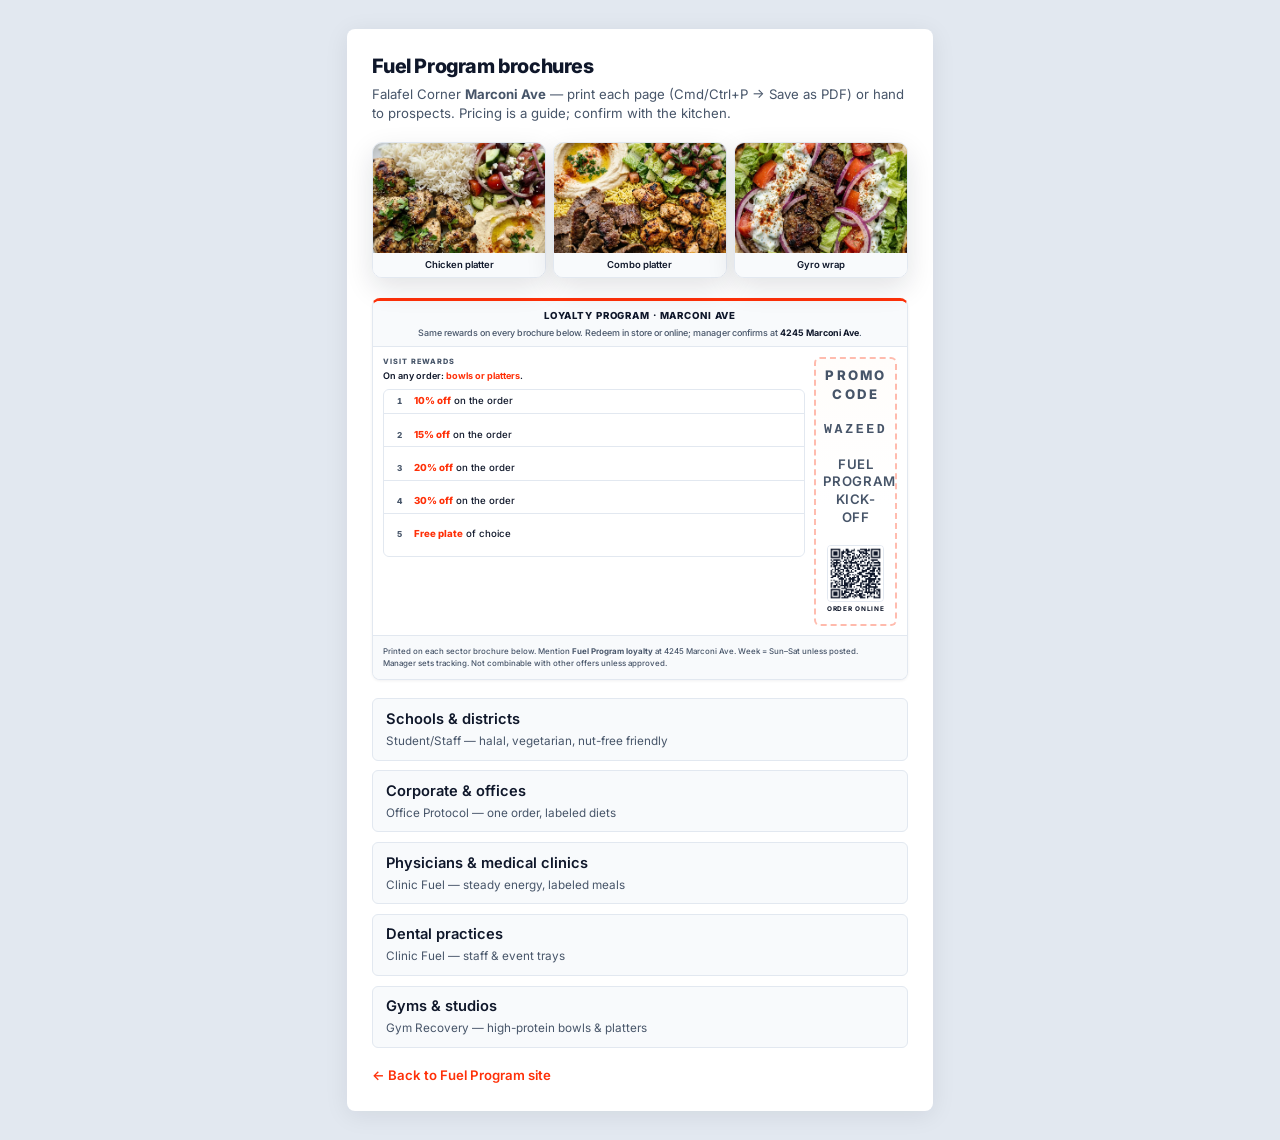
<file: site/brochures/index.html>
<!DOCTYPE html>
<html lang="en">
<head>
  <meta charset="UTF-8">
  <meta name="viewport" content="width=device-width, initial-scale=1.0">
  <title>Fuel Program brochures — Falafel Corner Marconi</title>
  <link rel="stylesheet" href="brochure.css">
  <style>
    html { scroll-behavior: smooth; }
    body {
      padding: 2rem 1rem;
      -webkit-font-smoothing: antialiased;
      -moz-osx-font-smoothing: grayscale;
    }
    .hub {
      max-width: 40rem;
      margin: 0 auto;
      background: #fff;
      padding: 1.75rem;
      border-radius: 8px;
      box-shadow: 0 4px 24px rgba(15,23,42,0.08);
      transition: box-shadow 0.28s cubic-bezier(0.4, 0, 0.2, 1);
    }
    .hub:hover { box-shadow: 0 8px 32px rgba(15,23,42,0.1); }
    .hub h1 { font-size: 1.35rem; margin-bottom: 0.5rem; }
    .hub p { color: var(--fc-muted); font-size: 0.9rem; margin-bottom: 1.25rem; }
    .hub ul { list-style: none; }
    .hub li { margin-bottom: 0.65rem; }
    .hub a {
      display: block;
      padding: 0.65rem 0.85rem;
      background: var(--fc-cream);
      border: 1px solid var(--fc-line);
      border-radius: 6px;
      color: var(--fc-ink);
      font-weight: 600;
      text-decoration: none;
      transition:
        border-color 0.28s cubic-bezier(0.4, 0, 0.2, 1),
        color 0.28s cubic-bezier(0.4, 0, 0.2, 1),
        background 0.28s cubic-bezier(0.4, 0, 0.2, 1),
        transform 0.28s cubic-bezier(0.22, 1, 0.36, 1),
        box-shadow 0.28s cubic-bezier(0.4, 0, 0.2, 1);
    }
    .hub a:hover {
      border-color: var(--fc-red);
      color: var(--fc-red);
      background: #fff;
      transform: translateY(-1px);
      box-shadow: 0 4px 16px rgba(15, 23, 42, 0.06);
    }
    .hub a:active { transform: translateY(0); }
    .hub a:focus-visible { outline: 2px solid var(--fc-red); outline-offset: 2px; }
    .hub a small { display: block; font-weight: 400; color: var(--fc-muted); font-size: 0.8rem; margin-top: 0.2rem; transition: color 0.28s ease; }
    .hub a:hover small { color: var(--fc-muted); }
    p[style*="margin-bottom:0"] a {
      transition: color 0.28s ease, opacity 0.28s ease;
    }
    p[style*="margin-bottom:0"] a:hover { opacity: 0.85; }
    @media (prefers-reduced-motion: reduce) {
      html { scroll-behavior: auto; }
      .hub, .hub a, p[style*="margin-bottom:0"] a {
        transition: none !important;
      }
      .hub a:hover { transform: none; }
    }
  </style>
</head>
<body>
  <div class="hub">
    <h1>Fuel Program brochures</h1>
    <p>Falafel Corner <strong>Marconi Ave</strong> — print each page (Cmd/Ctrl+P → Save as PDF) or hand to prospects. Pricing is a guide; confirm with the kitchen.</p>
    <div class="hub-food" aria-label="Halal Mediterranean plates">
      <figure><picture><source srcset="../images/chicken-platter.webp" type="image/webp"><img src="../images/chicken-platter.jpg" alt="Chicken platter" width="400" height="220" loading="eager"></picture><figcaption>Chicken platter</figcaption></figure>
      <figure><picture><source srcset="../images/combo-platter.webp" type="image/webp"><img src="../images/combo-platter.jpg" alt="Combo platter" width="400" height="220" loading="lazy"></picture><figcaption>Combo platter</figcaption></figure>
      <figure><picture><source srcset="../images/gyro-wrap.webp" type="image/webp"><img src="../images/gyro-wrap.jpg" alt="Gyro wrap" width="400" height="220" loading="lazy"></picture><figcaption>Gyro wrap</figcaption></figure>
    </div>
    <div class="promo-loyalty" style="margin-bottom:1.25rem;">
      <header class="promo-head">
        <h2 class="promo-head-title">Loyalty program · Marconi Ave</h2>
        <p class="promo-head-dek">Same rewards on every brochure below. Redeem in store or online; manager confirms at <strong>4245 Marconi Ave</strong>.</p>
      </header>
      <div class="promo-body">
        <div class="promo-grid">
          <section class="promo-tiers" aria-labelledby="promo-tiers-label">
            <h3 class="promo-tiers-label" id="promo-tiers-label">Visit rewards</h3>
            <p class="promo-tiers-scope">On any order: <strong>bowls or platters</strong>.</p>
            <ul class="promo-tier-list">
              <li><span class="promo-tier-num">1</span><span class="promo-tier-copy"><strong>10% off</strong> on the order</span></li>
              <li><span class="promo-tier-num">2</span><span class="promo-tier-copy"><strong>15% off</strong> on the order</span></li>
              <li><span class="promo-tier-num">3</span><span class="promo-tier-copy"><strong>20% off</strong> on the order</span></li>
              <li><span class="promo-tier-num">4</span><span class="promo-tier-copy"><strong>30% off</strong> on the order</span></li>
              <li><span class="promo-tier-num">5</span><span class="promo-tier-copy"><strong>Free plate</strong> of choice</span></li>
            </ul>
          </section>
          <aside class="promo-redeem" aria-label="Redeem with promo code or QR code">
            <p class="promo-redeem-eyebrow">Promo code</p>
            <p class="promo-redeem-code">WAZEED</p>
            <p class="promo-redeem-note">Fuel Program kick-off</p>
            <figure class="promo-redeem-qr">
              <img src="../images/fuel-order-qr.png" alt="QR code: Marconi Ave online ordering" width="160" height="160" loading="lazy">
              <figcaption>Order online</figcaption>
            </figure>
          </aside>
        </div>
      </div>
      <p class="promo-fine">Printed on each sector brochure below. Mention <strong>Fuel Program loyalty</strong> at 4245 Marconi Ave. Week = Sun–Sat unless posted.<br>Manager sets tracking. Not combinable with other offers unless approved.</p>
    </div>
    <ul>
      <li><a href="schools.html">Schools &amp; districts <small>Student/Staff — halal, vegetarian, nut-free friendly</small></a></li>
      <li><a href="corporate.html">Corporate &amp; offices <small>Office Protocol — one order, labeled diets</small></a></li>
      <li><a href="physicians.html">Physicians &amp; medical clinics <small>Clinic Fuel — steady energy, labeled meals</small></a></li>
      <li><a href="dental.html">Dental practices <small>Clinic Fuel — staff &amp; event trays</small></a></li>
      <li><a href="gyms.html">Gyms &amp; studios <small>Gym Recovery — high-protein bowls &amp; platters</small></a></li>
    </ul>
    <p style="margin-bottom:0;margin-top:1.25rem;"><a href="../index.html" style="display:inline;padding:0;border:none;background:none;color:var(--fc-red);">← Back to Fuel Program site</a></p>
  </div>
</body>
</html>
</file>
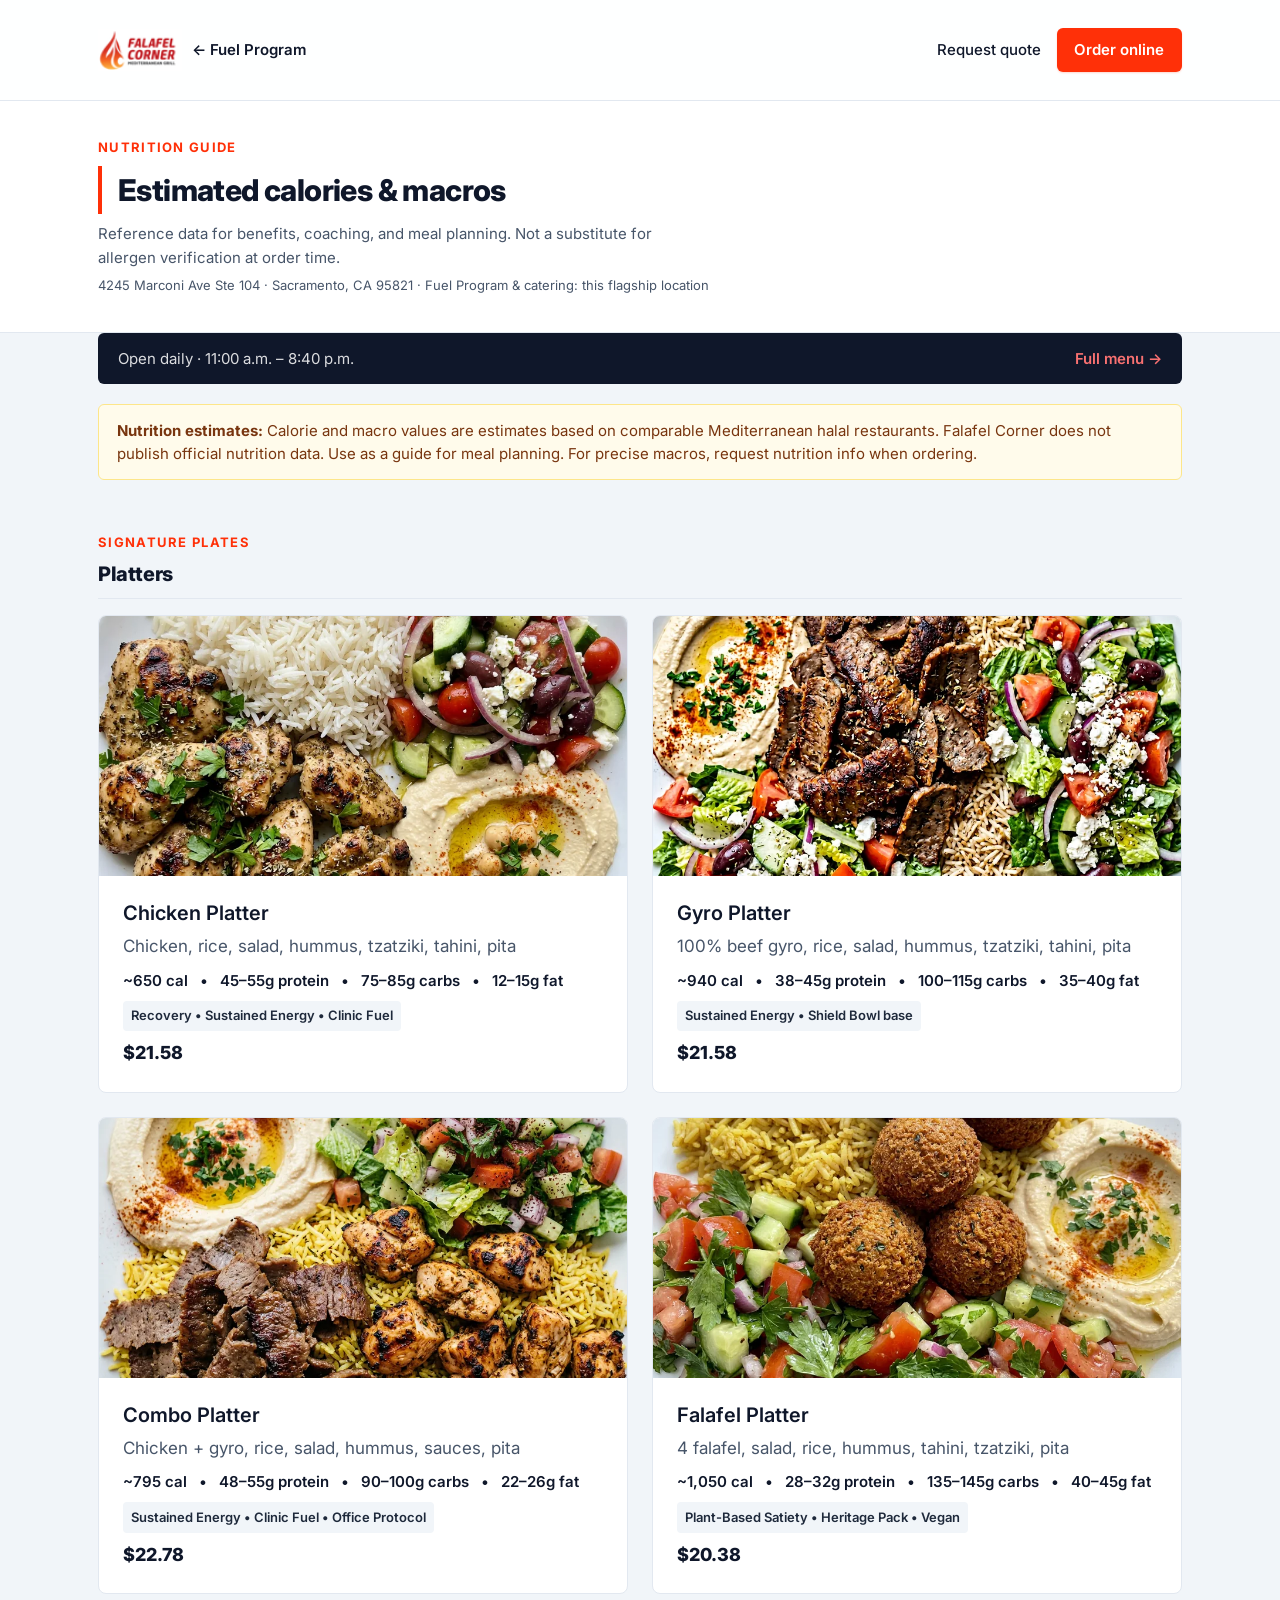
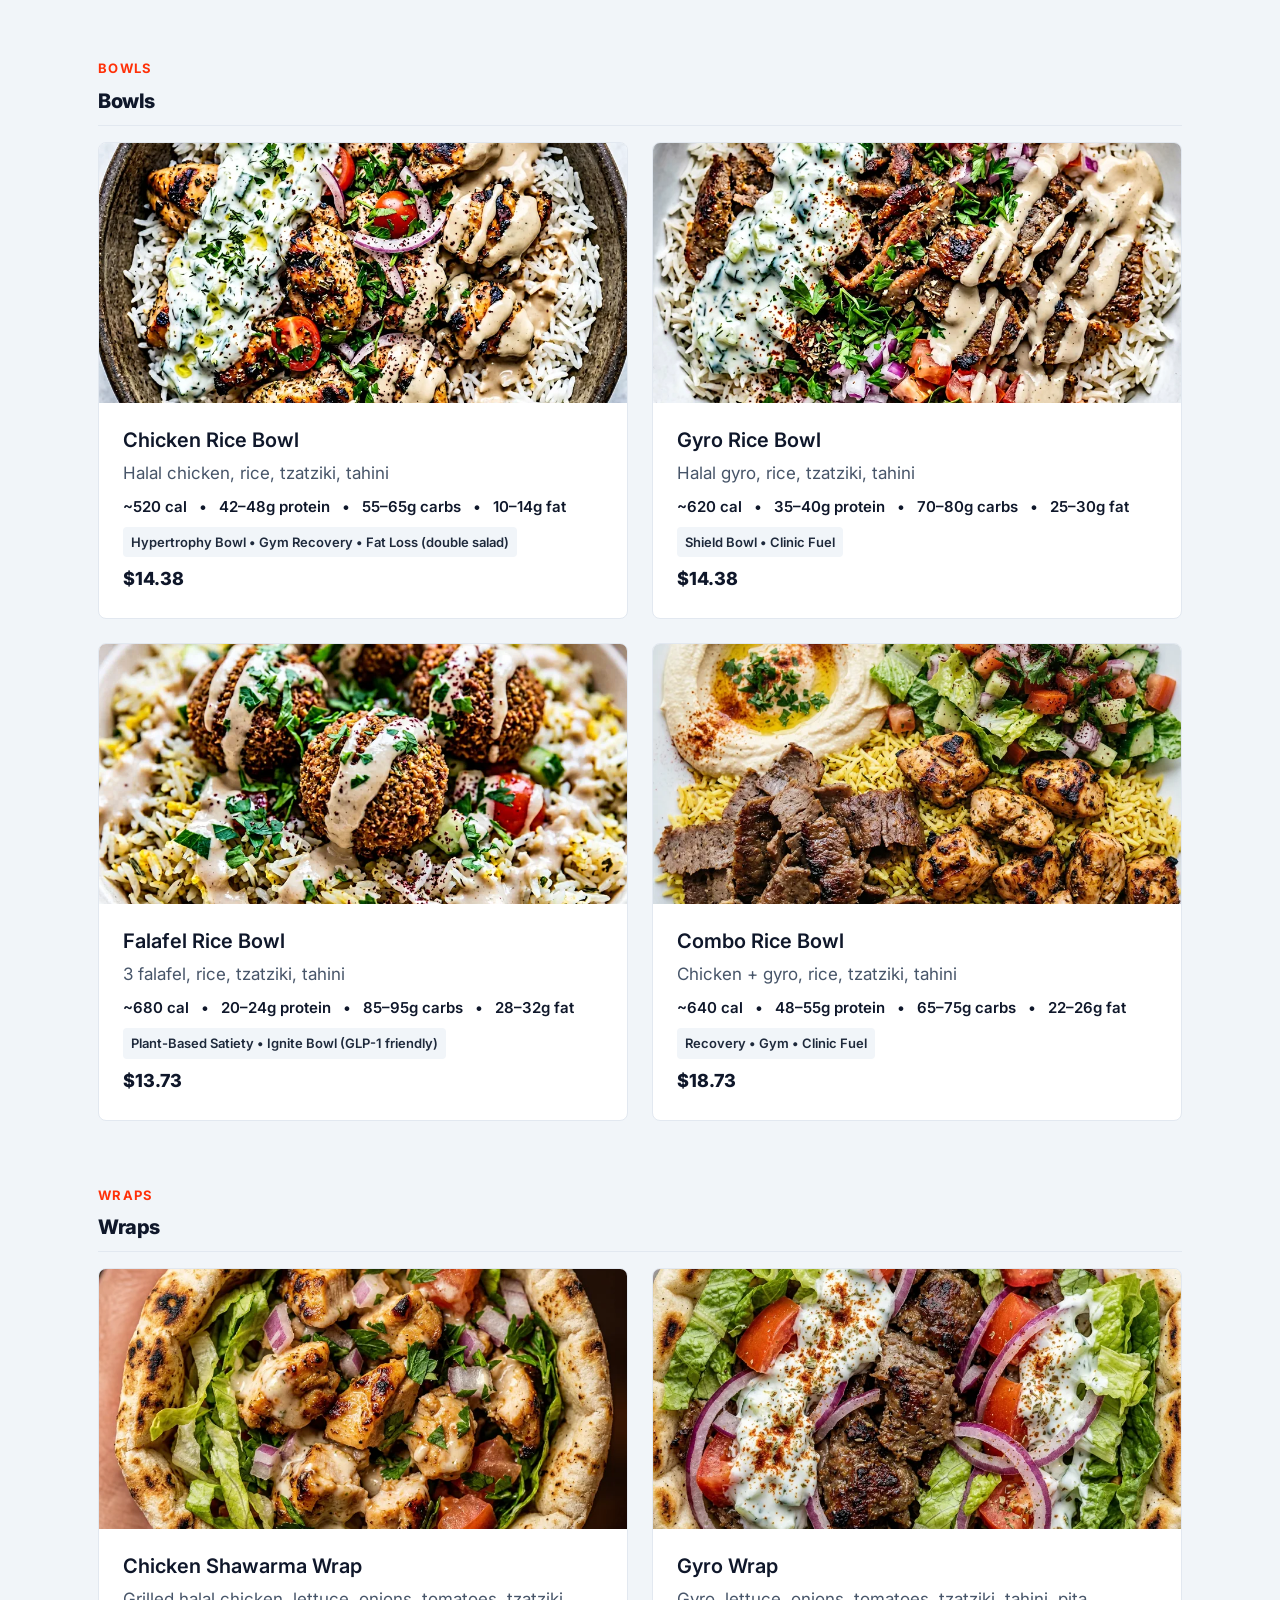
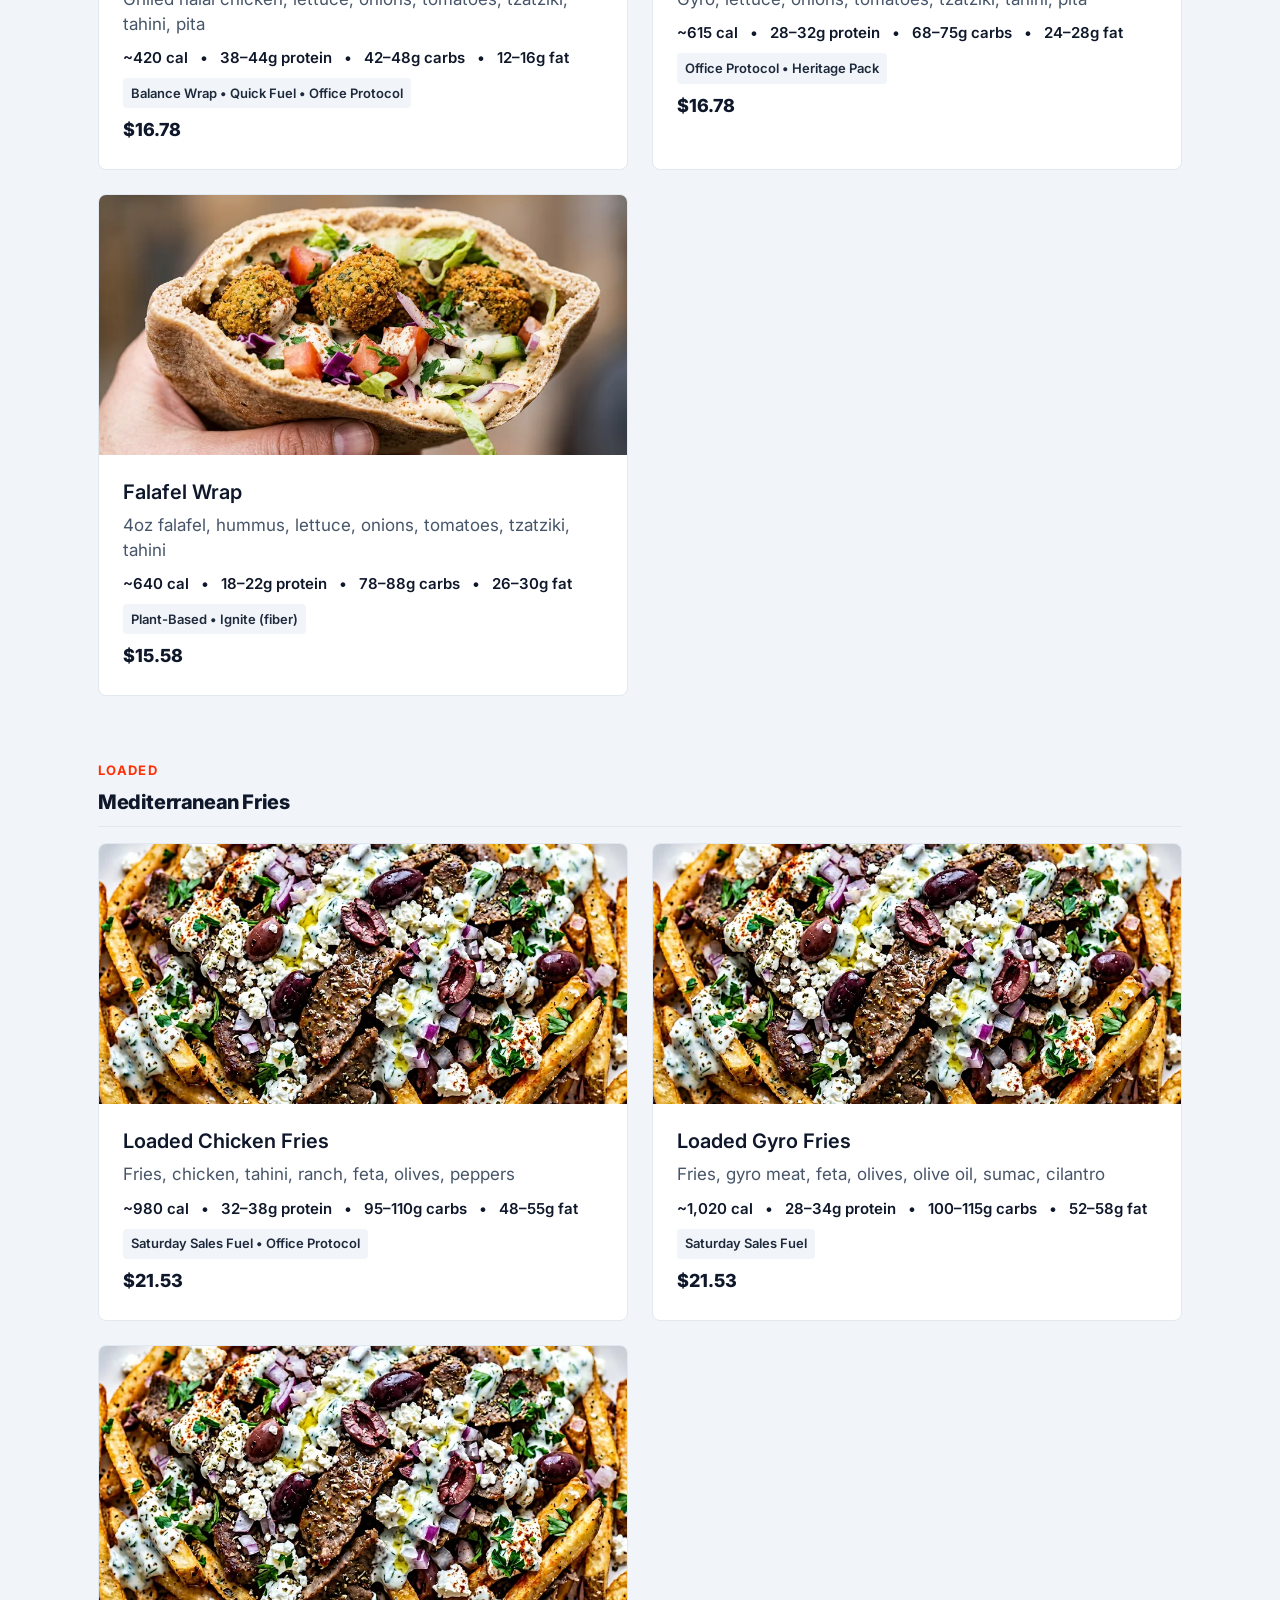
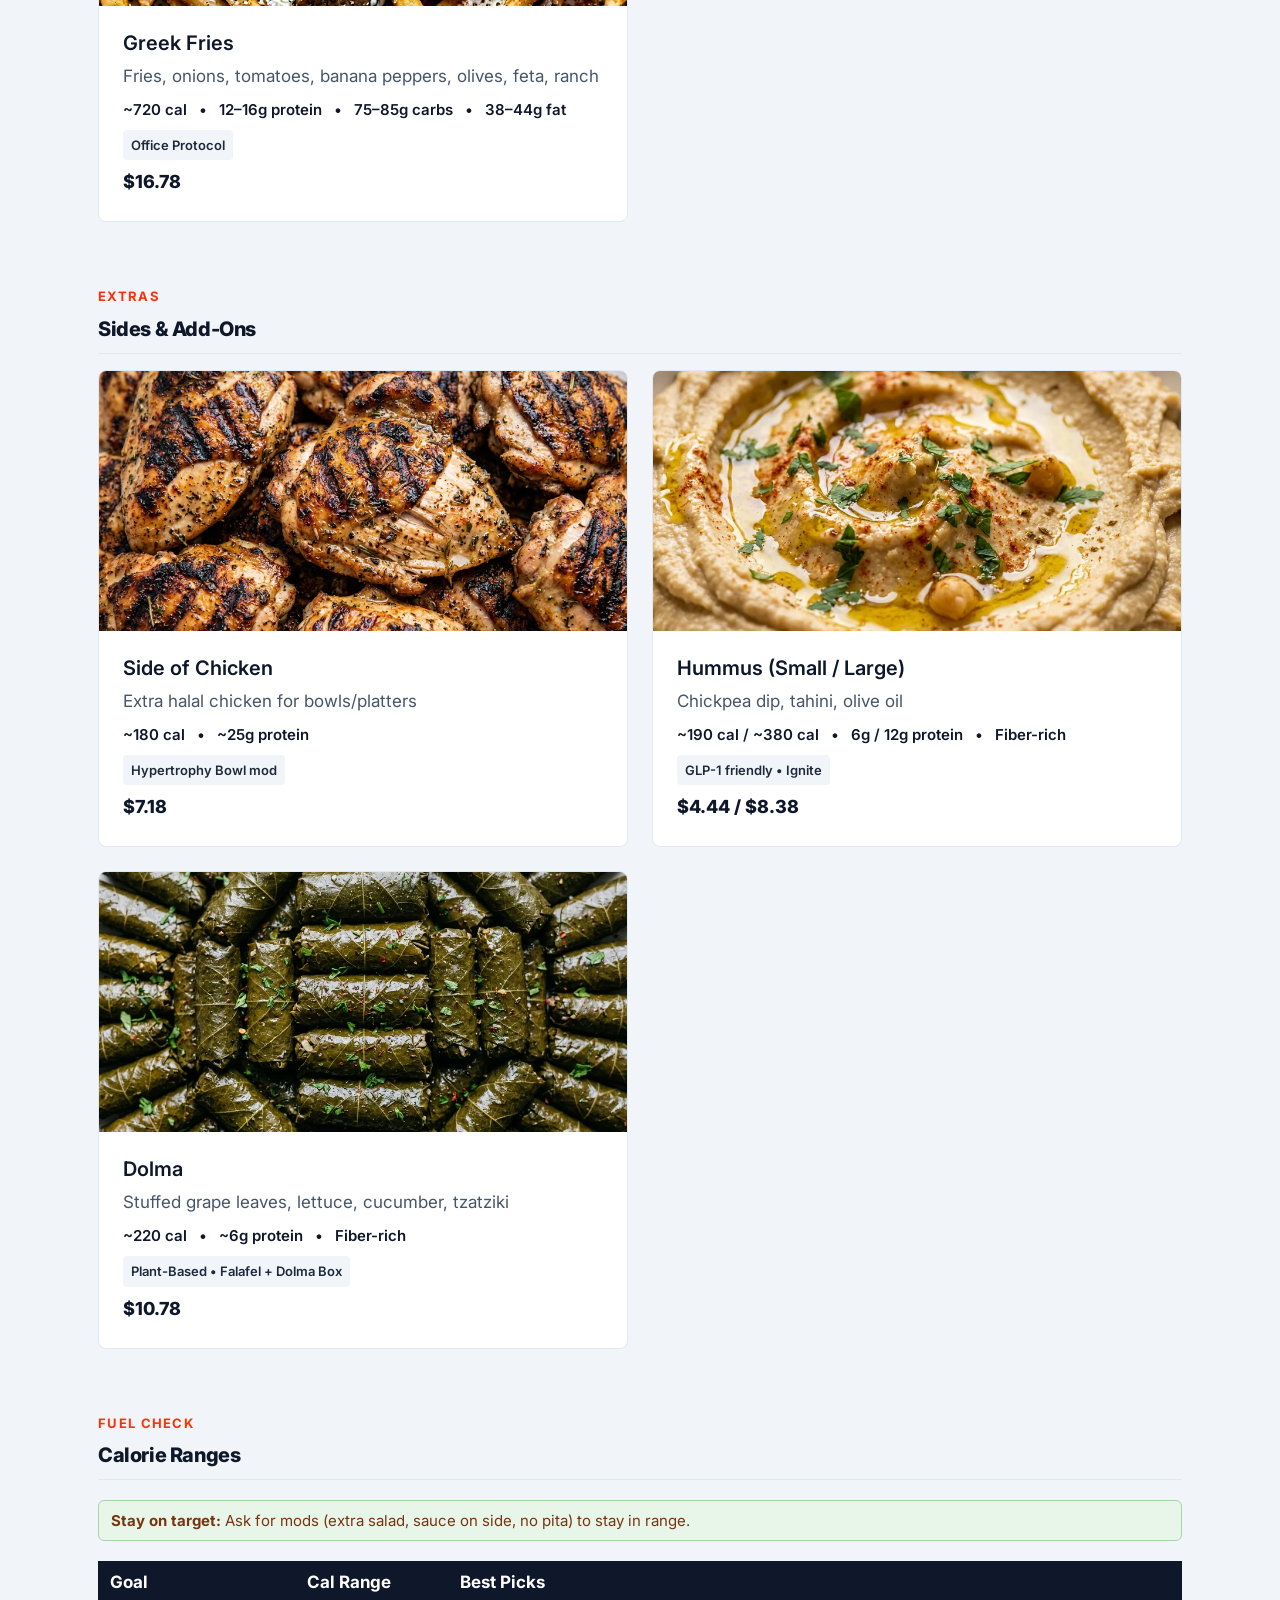
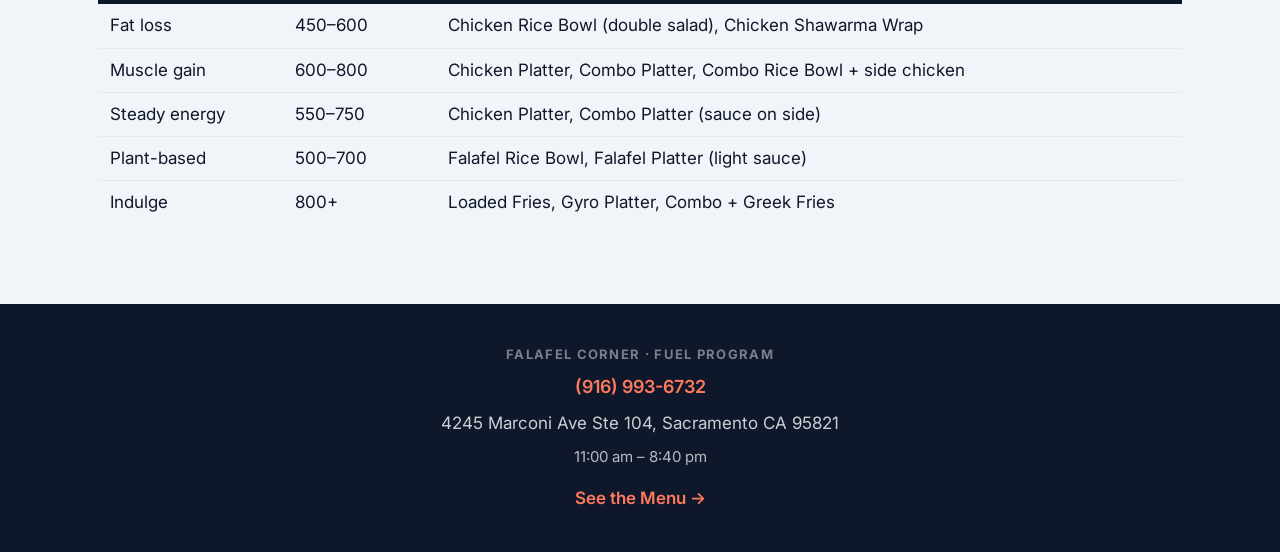
<file: site/menus.html>
<!DOCTYPE html>
<html lang="en">
<head>
  <meta charset="UTF-8">
  <meta name="viewport" content="width=device-width, initial-scale=1.0">
  <meta name="description" content="Nutrition guide for Falafel Corner Marconi (Fuel Program flagship). Estimated calories & macros for platters, bowls, wraps. 4245 Marconi Ave, Sacramento.">
  <title>Fuel Program Menus — Falafel Corner Marconi</title>
  <link rel="icon" href="images/logo.jpg" type="image/jpeg">
  <link rel="preconnect" href="https://fonts.googleapis.com">
  <link rel="preconnect" href="https://fonts.gstatic.com" crossorigin>
  <link href="https://fonts.googleapis.com/css2?family=Inter:wght@400;500;600;700;800&display=swap" rel="stylesheet">
  <style>
    :root {
      --dd-red: #FF3008;
      --dd-red-dark: #d91400;
      --charcoal: #0f172a;
      --charcoal-soft: #1e293b;
      --cream: #f8fafc;
      --white: #ffffff;
      --gray-muted: #475569;
      --gray-border: #e2e8f0;
      --gray-bg: #f1f5f9;
      --text-xs: 0.8125rem;
      --text-sm: 0.9375rem;
      --text-base: 1.0625rem;
      --text-lg: 1.125rem;
      --text-xl: 1.25rem;
      --text-2xl: 1.5rem;
      --text-3xl: clamp(1.5rem, 3vw, 1.875rem);
      --font: 'Inter', system-ui, sans-serif;
      --ease-smooth: cubic-bezier(0.4, 0, 0.2, 1);
      --ease-out: cubic-bezier(0.22, 1, 0.36, 1);
      --motion-duration: 0.28s;
      --motion-duration-slow: 0.45s;
    }
    * { box-sizing: border-box; margin: 0; padding: 0; }
    html {
      scroll-behavior: smooth;
      scroll-padding-top: 4.5rem;
    }
    body {
      font-family: var(--font);
      background: #f1f5f9;
      color: var(--charcoal);
      line-height: 1.6;
      font-size: var(--text-base);
      min-height: 100vh;
      -webkit-font-smoothing: antialiased;
      -moz-osx-font-smoothing: grayscale;
      text-rendering: optimizeLegibility;
    }
    :where(a, button, input, select, textarea):focus-visible {
      outline: 2px solid var(--dd-red);
      outline-offset: 2px;
    }
    :where(a, button):focus:not(:focus-visible) {
      outline: none;
    }
    .container { max-width: 1140px; margin: 0 auto; padding: 0 1.75rem; }
    
    nav {
      background: rgba(255, 255, 255, 0.92);
      border-bottom: 1px solid var(--gray-border);
      position: sticky;
      top: 0;
      z-index: 100;
      backdrop-filter: blur(12px);
      -webkit-backdrop-filter: blur(12px);
      transition: box-shadow var(--motion-duration) var(--ease-smooth);
    }
    nav .container { display: flex; justify-content: space-between; align-items: center; gap: 1rem; min-height: 4rem; padding-top: 0.5rem; padding-bottom: 0.5rem; }
    .nav-logo {
      display: flex;
      align-items: center;
      gap: 0.65rem;
      text-decoration: none;
      color: var(--charcoal);
      transition: opacity var(--motion-duration) var(--ease-smooth);
    }
    .nav-logo:hover { opacity: 0.88; }
    .nav-logo img { height: clamp(3.5rem, 10vw, 5.25rem); width: auto; max-width: min(380px, 75vw); object-fit: contain; }
    .nav-logo span { font-size: var(--text-sm); font-weight: 600; }
    .nav-actions { display: flex; align-items: center; gap: 1rem; flex-wrap: wrap; }
    .nav-actions a {
      color: var(--charcoal);
      text-decoration: none;
      font-size: var(--text-sm);
      font-weight: 500;
      transition: color var(--motion-duration) var(--ease-smooth);
    }
    .nav-actions a:hover { color: var(--dd-red); }
    nav a.order-btn {
      background: var(--dd-red);
      color: white !important;
      padding: 0.6rem 1.1rem;
      border-radius: 6px;
      font-weight: 600;
      transition:
        background var(--motion-duration) var(--ease-smooth),
        transform var(--motion-duration) var(--ease-out),
        box-shadow var(--motion-duration) var(--ease-smooth);
      box-shadow: 0 1px 2px rgba(255, 48, 8, 0.2);
    }
    nav a.order-btn:hover {
      background: var(--dd-red-dark) !important;
      color: white !important;
      transform: translateY(-1px);
      box-shadow: 0 4px 14px rgba(255, 48, 8, 0.35);
    }
    nav a.order-btn:active { transform: translateY(0); }
    
    header {
      background: var(--white);
      padding: 2.25rem 0;
      border-bottom: 1px solid var(--gray-border);
      text-align: left;
    }
    header .section-label { font-size: var(--text-xs); font-weight: 700; letter-spacing: 0.1em; text-transform: uppercase; color: var(--dd-red); margin-bottom: 0.5rem; }
    header h1 { font-size: var(--text-3xl); font-weight: 800; letter-spacing: -0.02em; margin-bottom: 0.5rem; border-left: 4px solid var(--dd-red); padding-left: 1rem; }
    header .header-sub { color: var(--gray-muted); font-size: var(--text-sm); max-width: 36rem; margin-bottom: 0.35rem; }
    header .header-addr { font-size: var(--text-xs); color: var(--gray-muted); }
    
    .disclaimer {
      background: #fffbeb;
      border: 1px solid #fde68a;
      padding: 0.85rem 1.1rem;
      margin: 1.25rem 0;
      font-size: var(--text-sm);
      color: #78350f;
      border-radius: 6px;
      line-height: 1.55;
    }
    
    .menu-section { padding: 2rem 0; }
    .menu-section .section-label {
      font-size: var(--text-xs);
      font-weight: 700;
      letter-spacing: 0.1em;
      text-transform: uppercase;
      color: var(--dd-red);
      margin-bottom: 0.35rem;
    }
    .menu-section h2 {
      font-size: var(--text-xl);
      font-weight: 800;
      letter-spacing: -0.02em;
      color: var(--charcoal);
      margin-bottom: 1rem;
      padding-bottom: 0.5rem;
      border-bottom: 1px solid var(--gray-border);
    }
    
    .menu-grid { display: grid; grid-template-columns: repeat(2, 1fr); gap: 1.5rem; }
    .menu-item {
      display: flex;
      flex-direction: column;
      background: var(--white);
      border-radius: 8px;
      overflow: hidden;
      border: 1px solid var(--gray-border);
      transition:
        box-shadow var(--motion-duration) var(--ease-smooth),
        border-color var(--motion-duration) var(--ease-smooth),
        transform var(--motion-duration) var(--ease-out);
    }
    .menu-item:hover {
      box-shadow: 0 10px 32px rgba(15,23,42,0.07);
      border-color: #cbd5e1;
      transform: translateY(-2px);
    }
    .menu-item > picture {
      display: block;
      width: 100%;
    }
    .menu-item img {
      width: 100%;
      height: 260px;
      object-fit: cover;
      display: block;
      background: var(--gray-bg);
      transition: transform var(--motion-duration-slow) var(--ease-out);
    }
    .menu-item:hover img { transform: scale(1.03); }
    .menu-item-content { padding: 1.5rem; }
    .menu-item h3 { font-size: var(--text-xl); font-weight: 600; margin-bottom: 0.5rem; color: var(--charcoal); line-height: 1.3; }
    .menu-item .desc { font-size: var(--text-base); color: var(--gray-muted); margin-bottom: 0.6rem; line-height: 1.45; }
    .menu-item .nutrition {
      display: flex;
      flex-wrap: wrap;
      gap: 0.4rem 0.75rem;
      font-size: var(--text-sm);
      font-weight: 500;
      color: var(--charcoal);
    }
    .menu-item .nutrition span { font-weight: 600; color: var(--charcoal); }
    .menu-item .cal-range { color: var(--dd-red); font-weight: 700; }
    .menu-item .protocol-tag {
      display: inline-block;
      font-size: var(--text-xs);
      padding: 0.3rem 0.5rem;
      background: #f1f5f9;
      border-radius: 4px;
      margin-top: 0.5rem;
      color: var(--charcoal-soft);
      font-weight: 600;
    }
    .menu-item .price { font-weight: 800; color: var(--charcoal); margin-top: 0.5rem; font-size: var(--text-lg); }
    
    @media (max-width: 768px) {
      .menu-grid { grid-template-columns: 1fr; gap: 1.5rem; }
    }
    @media (max-width: 500px) {
      .menu-item img { height: 220px; }
    }

    @media (prefers-reduced-motion: reduce) {
      html { scroll-behavior: auto; }
      *,
      *::before,
      *::after {
        animation-duration: 0.01ms !important;
        animation-iteration-count: 1 !important;
        transition-duration: 0.01ms !important;
      }
      .menu-item:hover,
      nav a.order-btn:hover {
        transform: none !important;
      }
      .menu-item:hover img { transform: none !important; }
    }
  </style>
</head>
<body>
  <nav>
    <div class="container">
      <a href="index.html" class="nav-logo"><img src="images/logo.jpg" alt="Falafel Corner"><span>← Fuel Program</span></a>
      <div class="nav-actions">
        <a href="index.html#quote">Request quote</a>
        <a href="https://custom.order.online/en-US/store/falafel-corner-sacramento-30889369" target="_blank" rel="noopener" class="order-btn">Order online</a>
      </div>
    </div>
  </nav>
  
  <header>
    <div class="container">
      <p class="section-label">Nutrition guide</p>
      <h1>Estimated calories & macros</h1>
      <p class="header-sub">Reference data for benefits, coaching, and meal planning. Not a substitute for allergen verification at order time.</p>
      <p class="header-addr">4245 Marconi Ave Ste 104 · Sacramento, CA 95821 · Fuel Program &amp; catering: this flagship location</p>
    </div>
  </header>

  <div class="container">
    <div style="background: var(--charcoal); color: white; padding: 0.85rem 1.25rem; border-radius: 6px; margin-bottom: 1.25rem; font-size: var(--text-sm); display: flex; flex-wrap: wrap; align-items: center; justify-content: space-between; gap: 0.75rem;">
      <span style="opacity: 0.85;">Open daily · 11:00 a.m. – 8:40 p.m.</span>
      <a href="https://custom.order.online/en-US/store/falafel-corner-sacramento-30889369" target="_blank" rel="noopener" style="color: #f87171; font-weight: 600; text-decoration: none;">Full menu →</a>
    </div>
    <div class="disclaimer">
      <strong>Nutrition estimates:</strong> Calorie and macro values are estimates based on comparable Mediterranean halal restaurants. Falafel Corner does not publish official nutrition data. Use as a guide for meal planning. For precise macros, request nutrition info when ordering.
    </div>

    <!-- PLATTERS -->
    <section class="menu-section">
      <p class="section-label">Signature Plates</p>
      <h2>Platters</h2>
      <div class="menu-grid">
        <div class="menu-item">
          <picture><source srcset="images/chicken-platter.webp" type="image/webp"><img src="images/chicken-platter.jpg" alt="Chicken platter" loading="lazy" width="480" height="260"></picture>
          <div class="menu-item-content">
            <h3>Chicken Platter</h3>
            <p class="desc">Chicken, rice, salad, hummus, tzatziki, tahini, pita</p>
            <p class="nutrition">
              <span class="cal-range">~650 cal</span> •
              <span>45–55g protein</span> •
              <span>75–85g carbs</span> •
              <span>12–15g fat</span>
            </p>
            <span class="protocol-tag">Recovery • Sustained Energy • Clinic Fuel</span>
            <p class="price">$21.58</p>
          </div>
        </div>
        <div class="menu-item">
          <picture><source srcset="images/gyro-platter.webp" type="image/webp"><img src="images/gyro-platter.jpg" alt="Gyro platter" loading="lazy" width="480" height="260"></picture>
          <div class="menu-item-content">
            <h3>Gyro Platter</h3>
            <p class="desc">100% beef gyro, rice, salad, hummus, tzatziki, tahini, pita</p>
            <p class="nutrition">
              <span class="cal-range">~940 cal</span> •
              <span>38–45g protein</span> •
              <span>100–115g carbs</span> •
              <span>35–40g fat</span>
            </p>
            <span class="protocol-tag">Sustained Energy • Shield Bowl base</span>
            <p class="price">$21.58</p>
          </div>
        </div>
        <div class="menu-item">
          <picture><source srcset="images/combo-platter.webp" type="image/webp"><img src="images/combo-platter.jpg" alt="Combo platter" loading="lazy" width="480" height="260"></picture>
          <div class="menu-item-content">
            <h3>Combo Platter</h3>
            <p class="desc">Chicken + gyro, rice, salad, hummus, sauces, pita</p>
            <p class="nutrition">
              <span class="cal-range">~795 cal</span> •
              <span>48–55g protein</span> •
              <span>90–100g carbs</span> •
              <span>22–26g fat</span>
            </p>
            <span class="protocol-tag">Sustained Energy • Clinic Fuel • Office Protocol</span>
            <p class="price">$22.78</p>
          </div>
        </div>
        <div class="menu-item">
          <picture><source srcset="images/falafel-platter.webp" type="image/webp"><img src="images/falafel-platter.jpg" alt="Falafel platter" loading="lazy" width="480" height="260"></picture>
          <div class="menu-item-content">
            <h3>Falafel Platter</h3>
            <p class="desc">4 falafel, salad, rice, hummus, tahini, tzatziki, pita</p>
            <p class="nutrition">
              <span class="cal-range">~1,050 cal</span> •
              <span>28–32g protein</span> •
              <span>135–145g carbs</span> •
              <span>40–45g fat</span>
            </p>
            <span class="protocol-tag">Plant-Based Satiety • Heritage Pack • Vegan</span>
            <p class="price">$20.38</p>
          </div>
        </div>
      </div>
    </section>

    <!-- BOWLS -->
    <section class="menu-section">
      <p class="section-label">Bowls</p>
      <h2>Bowls</h2>
      <div class="menu-grid">
        <div class="menu-item">
          <picture><source srcset="images/chicken-rice-bowl.webp" type="image/webp"><img src="images/chicken-rice-bowl.jpg" alt="Chicken rice bowl" loading="lazy" width="480" height="260"></picture>
          <div class="menu-item-content">
            <h3>Chicken Rice Bowl</h3>
            <p class="desc">Halal chicken, rice, tzatziki, tahini</p>
            <p class="nutrition">
              <span class="cal-range">~520 cal</span> •
              <span>42–48g protein</span> •
              <span>55–65g carbs</span> •
              <span>10–14g fat</span>
            </p>
            <span class="protocol-tag">Hypertrophy Bowl • Gym Recovery • Fat Loss (double salad)</span>
            <p class="price">$14.38</p>
          </div>
        </div>
        <div class="menu-item">
          <picture><source srcset="images/gyro-rice-bowl.webp" type="image/webp"><img src="images/gyro-rice-bowl.jpg" alt="Gyro rice bowl" loading="lazy" width="480" height="260"></picture>
          <div class="menu-item-content">
            <h3>Gyro Rice Bowl</h3>
            <p class="desc">Halal gyro, rice, tzatziki, tahini</p>
            <p class="nutrition">
              <span class="cal-range">~620 cal</span> •
              <span>35–40g protein</span> •
              <span>70–80g carbs</span> •
              <span>25–30g fat</span>
            </p>
            <span class="protocol-tag">Shield Bowl • Clinic Fuel</span>
            <p class="price">$14.38</p>
          </div>
        </div>
        <div class="menu-item">
          <picture><source srcset="images/falafel-rice-bowl.webp" type="image/webp"><img src="images/falafel-rice-bowl.jpg" alt="Falafel bowl" loading="lazy" width="480" height="260"></picture>
          <div class="menu-item-content">
            <h3>Falafel Rice Bowl</h3>
            <p class="desc">3 falafel, rice, tzatziki, tahini</p>
            <p class="nutrition">
              <span class="cal-range">~680 cal</span> •
              <span>20–24g protein</span> •
              <span>85–95g carbs</span> •
              <span>28–32g fat</span>
            </p>
            <span class="protocol-tag">Plant-Based Satiety • Ignite Bowl (GLP-1 friendly)</span>
            <p class="price">$13.73</p>
          </div>
        </div>
        <div class="menu-item">
          <picture><source srcset="images/combo-platter.webp" type="image/webp"><img src="images/combo-platter.jpg" alt="Combo rice bowl" loading="lazy" width="480" height="260"></picture>
          <div class="menu-item-content">
            <h3>Combo Rice Bowl</h3>
            <p class="desc">Chicken + gyro, rice, tzatziki, tahini</p>
            <p class="nutrition">
              <span class="cal-range">~640 cal</span> •
              <span>48–55g protein</span> •
              <span>65–75g carbs</span> •
              <span>22–26g fat</span>
            </p>
            <span class="protocol-tag">Recovery • Gym • Clinic Fuel</span>
            <p class="price">$18.73</p>
          </div>
        </div>
      </div>
    </section>

    <!-- WRAPS -->
    <section class="menu-section">
      <p class="section-label">Wraps</p>
      <h2>Wraps</h2>
      <div class="menu-grid">
        <div class="menu-item">
          <picture><source srcset="images/chicken-shawarma-wrap.webp" type="image/webp"><img src="images/chicken-shawarma-wrap.jpg" alt="Chicken shawarma wrap" loading="lazy" width="480" height="260"></picture>
          <div class="menu-item-content">
            <h3>Chicken Shawarma Wrap</h3>
            <p class="desc">Grilled halal chicken, lettuce, onions, tomatoes, tzatziki, tahini, pita</p>
            <p class="nutrition">
              <span class="cal-range">~420 cal</span> •
              <span>38–44g protein</span> •
              <span>42–48g carbs</span> •
              <span>12–16g fat</span>
            </p>
            <span class="protocol-tag">Balance Wrap • Quick Fuel • Office Protocol</span>
            <p class="price">$16.78</p>
          </div>
        </div>
        <div class="menu-item">
          <picture><source srcset="images/gyro-wrap.webp" type="image/webp"><img src="images/gyro-wrap.jpg" alt="Gyro wrap" loading="lazy" width="480" height="260"></picture>
          <div class="menu-item-content">
            <h3>Gyro Wrap</h3>
            <p class="desc">Gyro, lettuce, onions, tomatoes, tzatziki, tahini, pita</p>
            <p class="nutrition">
              <span class="cal-range">~615 cal</span> •
              <span>28–32g protein</span> •
              <span>68–75g carbs</span> •
              <span>24–28g fat</span>
            </p>
            <span class="protocol-tag">Office Protocol • Heritage Pack</span>
            <p class="price">$16.78</p>
          </div>
        </div>
        <div class="menu-item">
          <picture><source srcset="images/falafel-wrap.webp" type="image/webp"><img src="images/falafel-wrap.jpg" alt="Falafel wrap" loading="lazy" width="480" height="260"></picture>
          <div class="menu-item-content">
            <h3>Falafel Wrap</h3>
            <p class="desc">4oz falafel, hummus, lettuce, onions, tomatoes, tzatziki, tahini</p>
            <p class="nutrition">
              <span class="cal-range">~640 cal</span> •
              <span>18–22g protein</span> •
              <span>78–88g carbs</span> •
              <span>26–30g fat</span>
            </p>
            <span class="protocol-tag">Plant-Based • Ignite (fiber)</span>
            <p class="price">$15.58</p>
          </div>
        </div>
      </div>
    </section>

    <!-- MEDITERRANEAN FRIES -->
    <section class="menu-section">
      <p class="section-label">Loaded</p>
      <h2>Mediterranean Fries</h2>
      <div class="menu-grid">
        <div class="menu-item">
          <picture><source srcset="images/loaded-fries.webp" type="image/webp"><img src="images/loaded-fries.jpg" alt="Loaded fries" loading="lazy" width="480" height="260"></picture>
          <div class="menu-item-content">
            <h3>Loaded Chicken Fries</h3>
            <p class="desc">Fries, chicken, tahini, ranch, feta, olives, peppers</p>
            <p class="nutrition">
              <span class="cal-range">~980 cal</span> •
              <span>32–38g protein</span> •
              <span>95–110g carbs</span> •
              <span>48–55g fat</span>
            </p>
            <span class="protocol-tag">Saturday Sales Fuel • Office Protocol</span>
            <p class="price">$21.53</p>
          </div>
        </div>
        <div class="menu-item">
          <picture><source srcset="images/loaded-fries.webp" type="image/webp"><img src="images/loaded-fries.jpg" alt="Gyro fries" loading="lazy" width="480" height="260"></picture>
          <div class="menu-item-content">
            <h3>Loaded Gyro Fries</h3>
            <p class="desc">Fries, gyro meat, feta, olives, olive oil, sumac, cilantro</p>
            <p class="nutrition">
              <span class="cal-range">~1,020 cal</span> •
              <span>28–34g protein</span> •
              <span>100–115g carbs</span> •
              <span>52–58g fat</span>
            </p>
            <span class="protocol-tag">Saturday Sales Fuel</span>
            <p class="price">$21.53</p>
          </div>
        </div>
        <div class="menu-item">
          <picture><source srcset="images/loaded-fries.webp" type="image/webp"><img src="images/loaded-fries.jpg" alt="Greek fries" loading="lazy" width="480" height="260"></picture>
          <div class="menu-item-content">
            <h3>Greek Fries</h3>
            <p class="desc">Fries, onions, tomatoes, banana peppers, olives, feta, ranch</p>
            <p class="nutrition">
              <span class="cal-range">~720 cal</span> •
              <span>12–16g protein</span> •
              <span>75–85g carbs</span> •
              <span>38–44g fat</span>
            </p>
            <span class="protocol-tag">Office Protocol</span>
            <p class="price">$16.78</p>
          </div>
        </div>
      </div>
    </section>

    <!-- SIDES & ADD-ONS -->
    <section class="menu-section">
      <p class="section-label">Extras</p>
      <h2>Sides & Add-Ons</h2>
      <div class="menu-grid">
        <div class="menu-item">
          <picture><source srcset="images/chicken-side.webp" type="image/webp"><img src="images/chicken-side.jpg" alt="Side of chicken" loading="lazy" width="480" height="260"></picture>
          <div class="menu-item-content">
            <h3>Side of Chicken</h3>
            <p class="desc">Extra halal chicken for bowls/platters</p>
            <p class="nutrition"><span class="cal-range">~180 cal</span> • <span>~25g protein</span></p>
            <span class="protocol-tag">Hypertrophy Bowl mod</span>
            <p class="price">$7.18</p>
          </div>
        </div>
        <div class="menu-item">
          <picture><source srcset="images/hummus.webp" type="image/webp"><img src="images/hummus.jpg" alt="Hummus" loading="lazy" width="480" height="260"></picture>
          <div class="menu-item-content">
            <h3>Hummus (Small / Large)</h3>
            <p class="desc">Chickpea dip, tahini, olive oil</p>
            <p class="nutrition"><span class="cal-range">~190 cal / ~380 cal</span> • <span>6g / 12g protein</span> • <span>Fiber-rich</span></p>
            <span class="protocol-tag">GLP-1 friendly • Ignite</span>
            <p class="price">$4.44 / $8.38</p>
          </div>
        </div>
        <div class="menu-item">
          <picture><source srcset="images/dolma.webp" type="image/webp"><img src="images/dolma.jpg" alt="Dolma" loading="lazy" width="480" height="260"></picture>
          <div class="menu-item-content">
            <h3>Dolma</h3>
            <p class="desc">Stuffed grape leaves, lettuce, cucumber, tzatziki</p>
            <p class="nutrition"><span class="cal-range">~220 cal</span> • <span>~6g protein</span> • <span>Fiber-rich</span></p>
            <span class="protocol-tag">Plant-Based • Falafel + Dolma Box</span>
            <p class="price">$10.78</p>
          </div>
        </div>
      </div>
    </section>

    <!-- CALORIE RANGE GUIDE -->
    <section class="menu-section">
      <p class="section-label">Fuel Check</p>
      <h2>Calorie Ranges</h2>
      <div class="disclaimer" style="background: #e8f5e9; border-color: #a5d6a7; padding: 0.5rem 0.75rem;">
        <strong>Stay on target:</strong> Ask for mods (extra salad, sauce on side, no pita) to stay in range.
      </div>
      <table style="width:100%; border-collapse: collapse; font-size: var(--text-base);">
        <thead>
          <tr style="background: var(--charcoal); color: white;">
            <th style="padding: 0.5rem 0.75rem; text-align: left;">Goal</th>
            <th style="padding: 0.5rem 0.75rem; text-align: left;">Cal Range</th>
            <th style="padding: 0.5rem 0.75rem; text-align: left;">Best Picks</th>
          </tr>
        </thead>
        <tbody>
          <tr style="border-bottom: 1px solid var(--gray-border);"><td style="padding: 0.5rem 0.75rem;">Fat loss</td><td>450–600</td><td>Chicken Rice Bowl (double salad), Chicken Shawarma Wrap</td></tr>
          <tr style="border-bottom: 1px solid var(--gray-border);"><td style="padding: 0.5rem 0.75rem;">Muscle gain</td><td>600–800</td><td>Chicken Platter, Combo Platter, Combo Rice Bowl + side chicken</td></tr>
          <tr style="border-bottom: 1px solid var(--gray-border);"><td style="padding: 0.5rem 0.75rem;">Steady energy</td><td>550–750</td><td>Chicken Platter, Combo Platter (sauce on side)</td></tr>
          <tr style="border-bottom: 1px solid var(--gray-border);"><td style="padding: 0.5rem 0.75rem;">Plant-based</td><td>500–700</td><td>Falafel Rice Bowl, Falafel Platter (light sauce)</td></tr>
          <tr><td style="padding: 0.5rem 0.75rem;">Indulge</td><td>800+</td><td>Loaded Fries, Gyro Platter, Combo + Greek Fries</td></tr>
        </tbody>
      </table>
    </section>
  </div>

  <footer style="background: #0f172a; color: rgba(255,255,255,0.88); padding: 2.5rem 0; text-align: center; margin-top: 3rem;">
    <div class="container">
      <p style="font-size: var(--text-xs); font-weight: 700; letter-spacing: 0.1em; text-transform: uppercase; margin-bottom: 0.5rem; color: rgba(255,255,255,0.45);">Falafel Corner · Fuel Program</p>
      <p style="font-size: var(--text-lg); font-weight: 600; margin-bottom: 0.5rem;"><a href="tel:+19169936732" style="color: #ff7a5c; text-decoration: none;">(916) 993-6732</a></p>
      <p style="font-size: var(--text-base); opacity: 0.9;">4245 Marconi Ave Ste 104, Sacramento CA 95821</p>
      <p style="font-size: var(--text-sm); opacity: 0.8; margin-top: 0.5rem;">11:00 am – 8:40 pm</p>
      <p style="margin-top: 1rem;"><a href="https://custom.order.online/en-US/store/falafel-corner-sacramento-30889369" target="_blank" rel="noopener" style="color: #ff7a5c; font-weight: 600; text-decoration: none;">See the Menu →</a></p>
    </div>
  </footer>
</body>
</html>
</file>
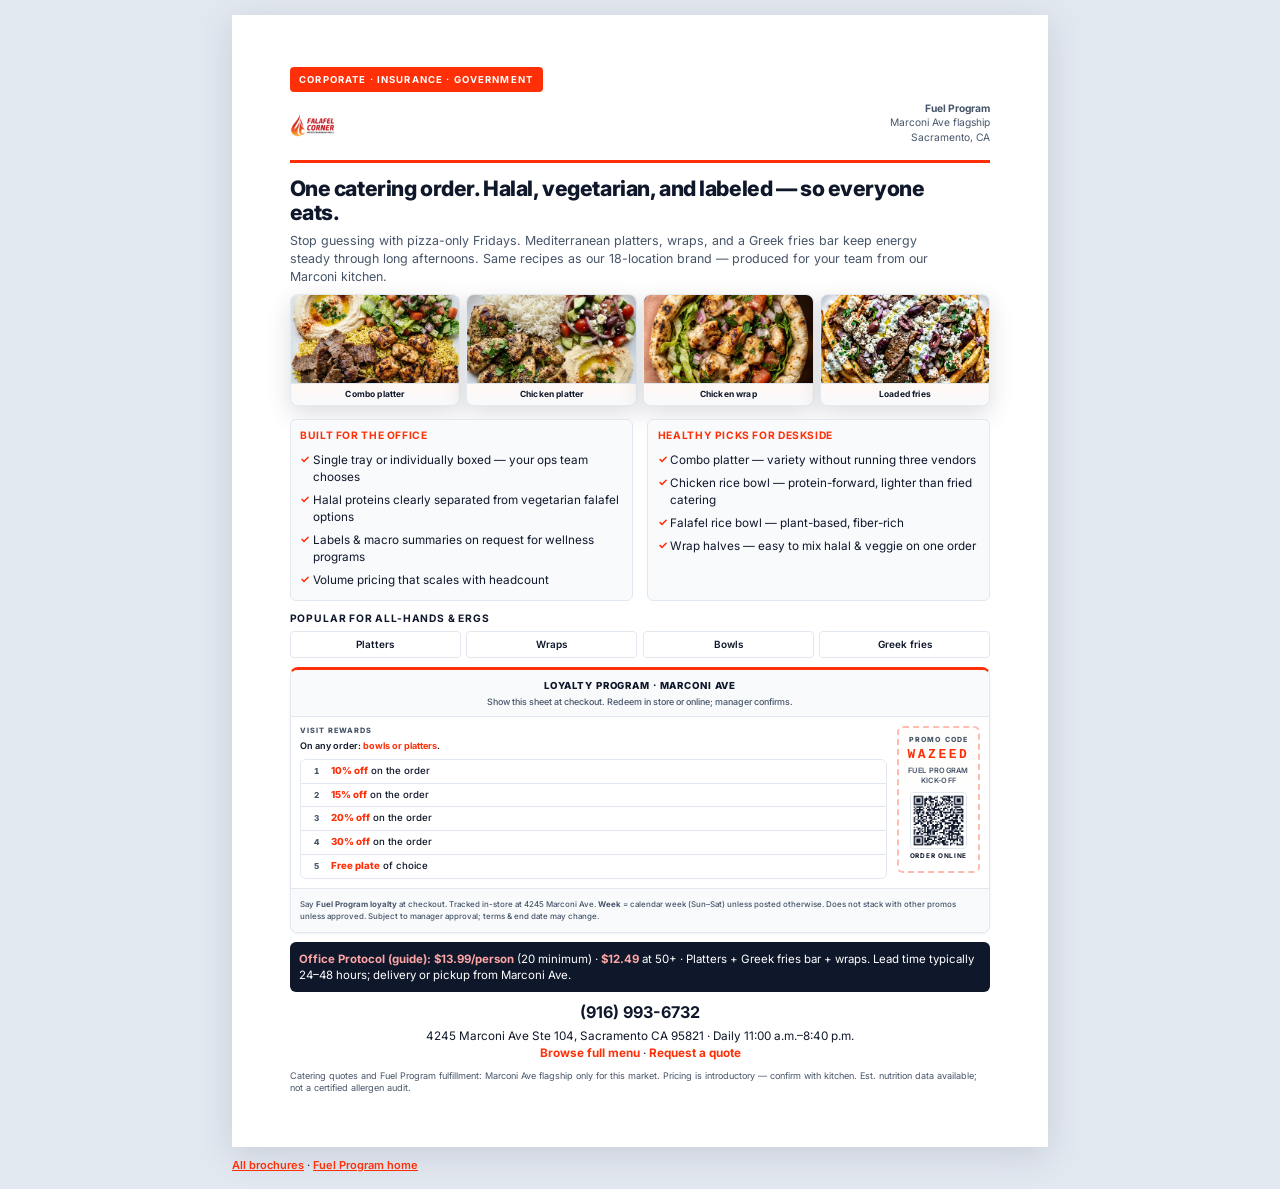
<file: site/brochures/corporate.html>
<!DOCTYPE html>
<html lang="en">
<head>
  <meta charset="UTF-8">
  <meta name="viewport" content="width=device-width, initial-scale=1.0">
  <title>Fuel Program — Corporate &amp; offices</title>
  <link rel="stylesheet" href="brochure.css">
</head>
<body>
  <article class="sheet">
    <p class="audience-bar">Corporate · insurance · government</p>
    <div class="head-row">
      <img src="../images/logo.jpg" alt="Falafel Corner">
      <div class="head-meta">
        <strong>Fuel Program</strong><br>
        Marconi Ave flagship<br>
        Sacramento, CA
      </div>
    </div>
    <h1>One catering order. Halal, vegetarian, and labeled — so everyone eats.</h1>
    <p class="deck">Stop guessing with pizza-only Fridays. Mediterranean platters, wraps, and a Greek fries bar keep energy steady through long afternoons. Same recipes as our 18-location brand — produced for your team from our Marconi kitchen.</p>
    <div class="food-strip" aria-label="Office catering favorites">
      <figure><picture><source srcset="../images/combo-platter.webp" type="image/webp"><img src="../images/combo-platter.jpg" alt="Combo platter with chicken and gyro" width="320" height="200" loading="eager" fetchpriority="high"></picture><figcaption>Combo platter</figcaption></figure>
      <figure><picture><source srcset="../images/chicken-platter.webp" type="image/webp"><img src="../images/chicken-platter.jpg" alt="Chicken platter full spread" width="320" height="200" loading="eager"></picture><figcaption>Chicken platter</figcaption></figure>
      <figure><picture><source srcset="../images/chicken-shawarma-wrap.webp" type="image/webp"><img src="../images/chicken-shawarma-wrap.jpg" alt="Chicken shawarma wrap" width="320" height="200" loading="lazy"></picture><figcaption>Chicken wrap</figcaption></figure>
      <figure><picture><source srcset="../images/loaded-fries.webp" type="image/webp"><img src="../images/loaded-fries.jpg" alt="Loaded Mediterranean fries" width="320" height="200" loading="lazy"></picture><figcaption>Loaded fries</figcaption></figure>
    </div>
    <div class="columns">
      <div class="panel">
        <h2>Built for the office</h2>
        <ul>
          <li>Single tray or individually boxed — your ops team chooses</li>
          <li>Halal proteins clearly separated from vegetarian falafel options</li>
          <li>Labels &amp; macro summaries on request for wellness programs</li>
          <li>Volume pricing that scales with headcount</li>
        </ul>
      </div>
      <div class="panel">
        <h2>Healthy picks for deskside</h2>
        <ul>
          <li>Combo platter — variety without running three vendors</li>
          <li>Chicken rice bowl — protein-forward, lighter than fried catering</li>
          <li>Falafel rice bowl — plant-based, fiber-rich</li>
          <li>Wrap halves — easy to mix halal &amp; veggie on one order</li>
        </ul>
      </div>
    </div>
    <div class="plates">
      <h2>Popular for all-hands &amp; ERGs</h2>
      <div class="plate-grid">
        <span>Platters</span>
        <span>Wraps</span>
        <span>Bowls</span>
        <span>Greek fries</span>
      </div>
    </div>
    <div class="promo-loyalty">
      <header class="promo-head">
        <h2 class="promo-head-title">Loyalty program · Marconi Ave</h2>
        <p class="promo-head-dek">Show this sheet at checkout. Redeem in store or online; manager confirms.</p>
      </header>
      <div class="promo-body">
        <div class="promo-grid">
          <section class="promo-tiers" aria-labelledby="promo-tiers-label">
            <h3 class="promo-tiers-label" id="promo-tiers-label">Visit rewards</h3>
            <p class="promo-tiers-scope">On any order: <strong>bowls or platters</strong>.</p>
            <ul class="promo-tier-list">
              <li><span class="promo-tier-num">1</span><span class="promo-tier-copy"><strong>10% off</strong> on the order</span></li>
              <li><span class="promo-tier-num">2</span><span class="promo-tier-copy"><strong>15% off</strong> on the order</span></li>
              <li><span class="promo-tier-num">3</span><span class="promo-tier-copy"><strong>20% off</strong> on the order</span></li>
              <li><span class="promo-tier-num">4</span><span class="promo-tier-copy"><strong>30% off</strong> on the order</span></li>
              <li><span class="promo-tier-num">5</span><span class="promo-tier-copy"><strong>Free plate</strong> of choice</span></li>
            </ul>
          </section>
          <aside class="promo-redeem" aria-label="Redeem with promo code or QR code">
            <p class="promo-redeem-eyebrow">Promo code</p>
            <p class="promo-redeem-code">WAZEED</p>
            <p class="promo-redeem-note">Fuel Program kick-off</p>
            <figure class="promo-redeem-qr">
              <img src="../images/fuel-order-qr.png" alt="QR code: Marconi Ave online ordering" width="160" height="160" loading="lazy">
              <figcaption>Order online</figcaption>
            </figure>
          </aside>
        </div>
      </div>
      <p class="promo-fine">Say <strong>Fuel Program loyalty</strong> at checkout. Tracked in-store at 4245 Marconi Ave. <strong>Week</strong> = calendar week (Sun–Sat) unless posted otherwise. Does not stack with other promos unless approved. Subject to manager approval; terms &amp; end date may change.</p>
    </div>
    <div class="price-block">
      <strong>Office Protocol (guide):</strong> <strong>$13.99/person</strong> (20 minimum) · <strong>$12.49</strong> at 50+ · Platters + Greek fries bar + wraps. Lead time typically 24–48 hours; delivery or pickup from Marconi Ave.
    </div>
    <div class="cta">
      <span class="tel"><a href="tel:+19169936732" style="color:inherit;text-decoration:none;">(916) 993-6732</a></span>
      4245 Marconi Ave Ste 104, Sacramento CA 95821 · Daily 11:00 a.m.–8:40 p.m.<br>
      <a href="https://custom.order.online/en-US/store/falafel-corner-sacramento-30889369" target="_blank" rel="noopener">Browse full menu</a>
      · <a href="../index.html#quote">Request a quote</a>
    </div>
    <p class="footnote">Catering quotes and Fuel Program fulfillment: Marconi Ave flagship only for this market. Pricing is introductory — confirm with kitchen. Est. nutrition data available; not a certified allergen audit.</p>
  </article>
  <p class="back-link no-print"><a href="index.html">All brochures</a> · <a href="../index.html">Fuel Program home</a></p>
</body>
</html>
</file>
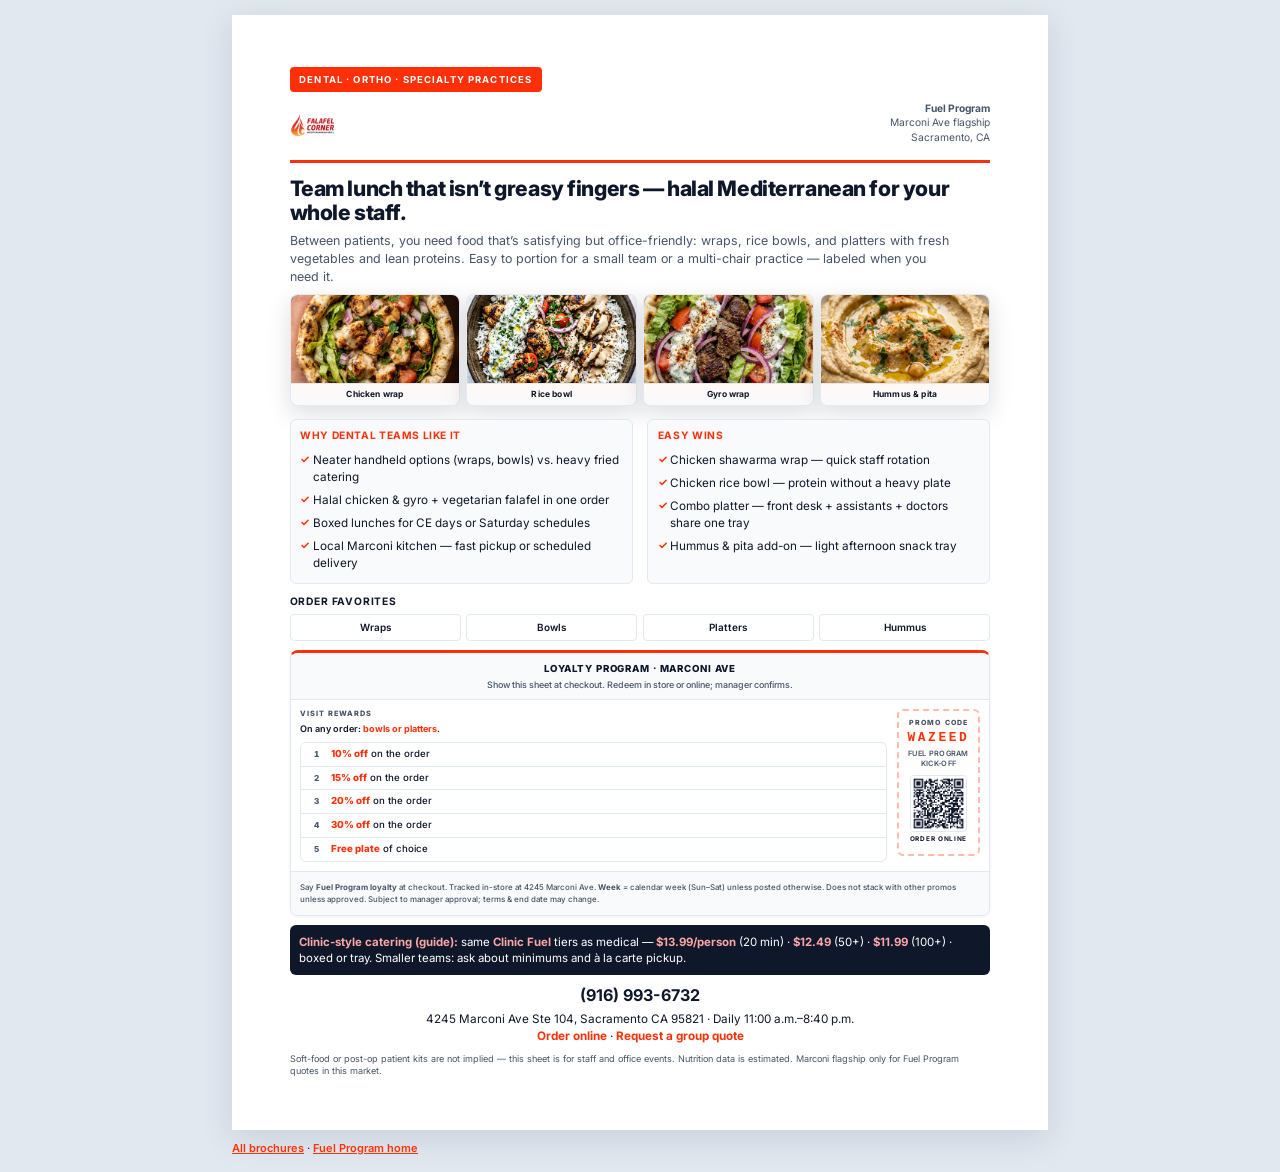
<file: site/brochures/dental.html>
<!DOCTYPE html>
<html lang="en">
<head>
  <meta charset="UTF-8">
  <meta name="viewport" content="width=device-width, initial-scale=1.0">
  <title>Fuel Program — Dental practices</title>
  <link rel="stylesheet" href="brochure.css">
</head>
<body>
  <article class="sheet">
    <p class="audience-bar">Dental · ortho · specialty practices</p>
    <div class="head-row">
      <img src="../images/logo.jpg" alt="Falafel Corner">
      <div class="head-meta">
        <strong>Fuel Program</strong><br>
        Marconi Ave flagship<br>
        Sacramento, CA
      </div>
    </div>
    <h1>Team lunch that isn’t greasy fingers — halal Mediterranean for your whole staff.</h1>
    <p class="deck">Between patients, you need food that’s satisfying but office-friendly: wraps, rice bowls, and platters with fresh vegetables and lean proteins. Easy to portion for a small team or a multi-chair practice — labeled when you need it.</p>
    <div class="food-strip" aria-label="Neat handheld meals">
      <figure><picture><source srcset="../images/chicken-shawarma-wrap.webp" type="image/webp"><img src="../images/chicken-shawarma-wrap.jpg" alt="Chicken shawarma wrap" width="320" height="200" loading="eager" fetchpriority="high"></picture><figcaption>Chicken wrap</figcaption></figure>
      <figure><picture><source srcset="../images/chicken-rice-bowl.webp" type="image/webp"><img src="../images/chicken-rice-bowl.jpg" alt="Chicken rice bowl" width="320" height="200" loading="eager"></picture><figcaption>Rice bowl</figcaption></figure>
      <figure><picture><source srcset="../images/gyro-wrap.webp" type="image/webp"><img src="../images/gyro-wrap.jpg" alt="Gyro wrap" width="320" height="200" loading="lazy"></picture><figcaption>Gyro wrap</figcaption></figure>
      <figure><picture><source srcset="../images/hummus.webp" type="image/webp"><img src="../images/hummus.jpg" alt="Hummus with pita" width="320" height="200" loading="lazy"></picture><figcaption>Hummus &amp; pita</figcaption></figure>
    </div>
    <div class="columns">
      <div class="panel">
        <h2>Why dental teams like it</h2>
        <ul>
          <li>Neater handheld options (wraps, bowls) vs. heavy fried catering</li>
          <li>Halal chicken &amp; gyro + vegetarian falafel in one order</li>
          <li>Boxed lunches for CE days or Saturday schedules</li>
          <li>Local Marconi kitchen — fast pickup or scheduled delivery</li>
        </ul>
      </div>
      <div class="panel">
        <h2>Easy wins</h2>
        <ul>
          <li>Chicken shawarma wrap — quick staff rotation</li>
          <li>Chicken rice bowl — protein without a heavy plate</li>
          <li>Combo platter — front desk + assistants + doctors share one tray</li>
          <li>Hummus &amp; pita add-on — light afternoon snack tray</li>
        </ul>
      </div>
    </div>
    <div class="plates">
      <h2>Order favorites</h2>
      <div class="plate-grid">
        <span>Wraps</span>
        <span>Bowls</span>
        <span>Platters</span>
        <span>Hummus</span>
      </div>
    </div>
    <div class="promo-loyalty">
      <header class="promo-head">
        <h2 class="promo-head-title">Loyalty program · Marconi Ave</h2>
        <p class="promo-head-dek">Show this sheet at checkout. Redeem in store or online; manager confirms.</p>
      </header>
      <div class="promo-body">
        <div class="promo-grid">
          <section class="promo-tiers" aria-labelledby="promo-tiers-label">
            <h3 class="promo-tiers-label" id="promo-tiers-label">Visit rewards</h3>
            <p class="promo-tiers-scope">On any order: <strong>bowls or platters</strong>.</p>
            <ul class="promo-tier-list">
              <li><span class="promo-tier-num">1</span><span class="promo-tier-copy"><strong>10% off</strong> on the order</span></li>
              <li><span class="promo-tier-num">2</span><span class="promo-tier-copy"><strong>15% off</strong> on the order</span></li>
              <li><span class="promo-tier-num">3</span><span class="promo-tier-copy"><strong>20% off</strong> on the order</span></li>
              <li><span class="promo-tier-num">4</span><span class="promo-tier-copy"><strong>30% off</strong> on the order</span></li>
              <li><span class="promo-tier-num">5</span><span class="promo-tier-copy"><strong>Free plate</strong> of choice</span></li>
            </ul>
          </section>
          <aside class="promo-redeem" aria-label="Redeem with promo code or QR code">
            <p class="promo-redeem-eyebrow">Promo code</p>
            <p class="promo-redeem-code">WAZEED</p>
            <p class="promo-redeem-note">Fuel Program kick-off</p>
            <figure class="promo-redeem-qr">
              <img src="../images/fuel-order-qr.png" alt="QR code: Marconi Ave online ordering" width="160" height="160" loading="lazy">
              <figcaption>Order online</figcaption>
            </figure>
          </aside>
        </div>
      </div>
      <p class="promo-fine">Say <strong>Fuel Program loyalty</strong> at checkout. Tracked in-store at 4245 Marconi Ave. <strong>Week</strong> = calendar week (Sun–Sat) unless posted otherwise. Does not stack with other promos unless approved. Subject to manager approval; terms &amp; end date may change.</p>
    </div>
    <div class="price-block">
      <strong>Clinic-style catering (guide):</strong> same <strong>Clinic Fuel</strong> tiers as medical — <strong>$13.99/person</strong> (20 min) · <strong>$12.49</strong> (50+) · <strong>$11.99</strong> (100+) · boxed or tray. Smaller teams: ask about minimums and à la carte pickup.
    </div>
    <div class="cta">
      <span class="tel"><a href="tel:+19169936732" style="color:inherit;text-decoration:none;">(916) 993-6732</a></span>
      4245 Marconi Ave Ste 104, Sacramento CA 95821 · Daily 11:00 a.m.–8:40 p.m.<br>
      <a href="https://custom.order.online/en-US/store/falafel-corner-sacramento-30889369" target="_blank" rel="noopener">Order online</a>
      · <a href="../index.html#quote">Request a group quote</a>
    </div>
    <p class="footnote">Soft-food or post-op patient kits are not implied — this sheet is for staff and office events. Nutrition data is estimated. Marconi flagship only for Fuel Program quotes in this market.</p>
  </article>
  <p class="back-link no-print"><a href="index.html">All brochures</a> · <a href="../index.html">Fuel Program home</a></p>
</body>
</html>
</file>
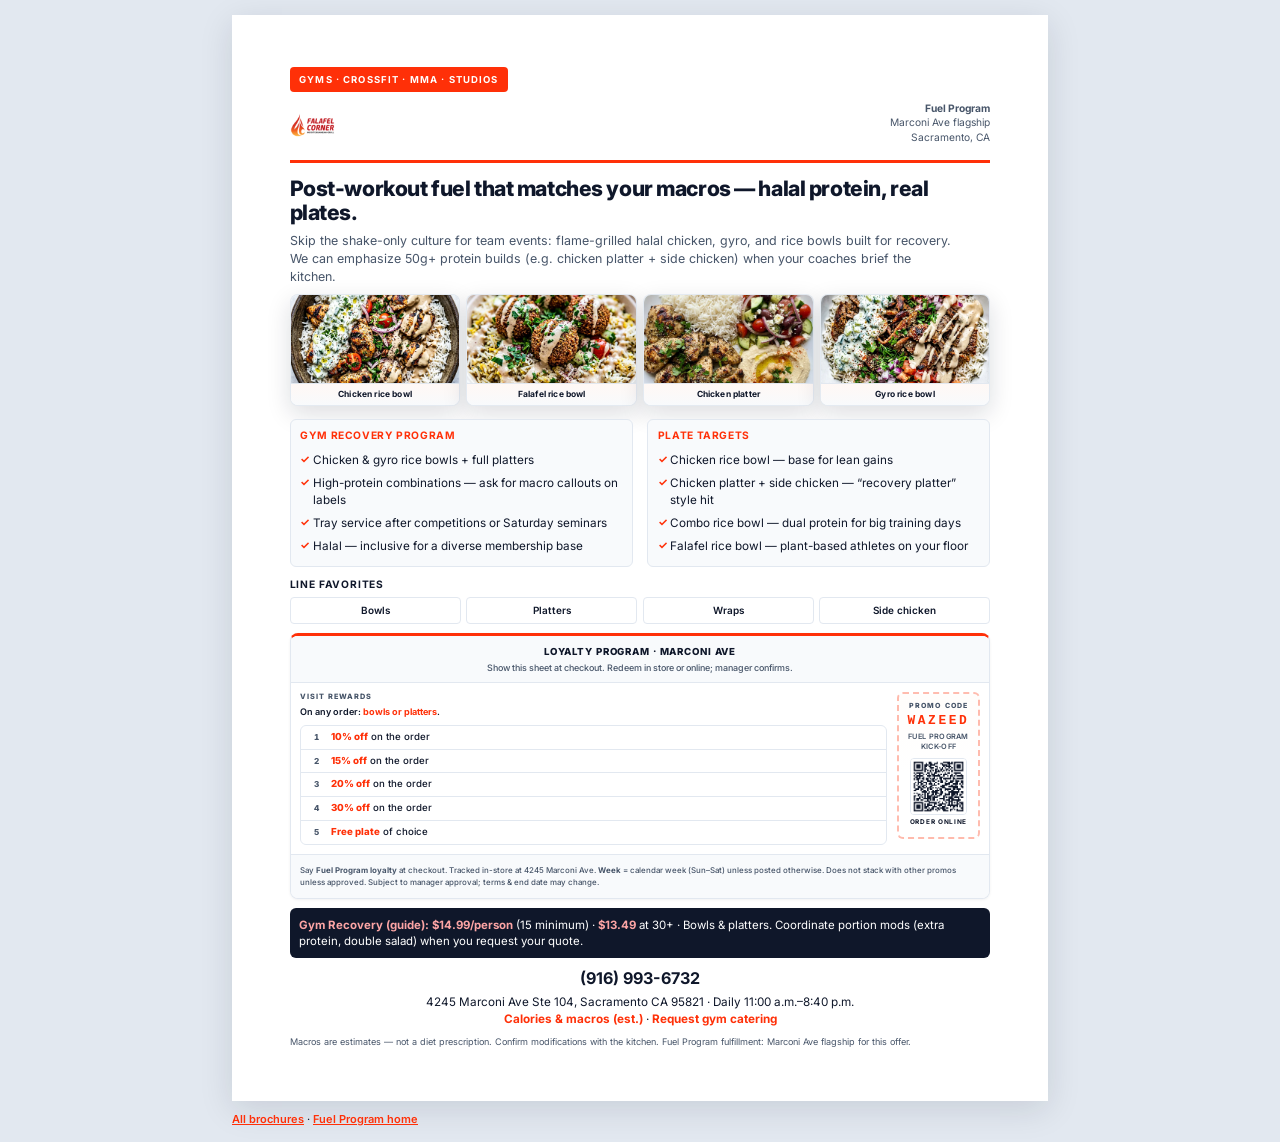
<file: site/brochures/gyms.html>
<!DOCTYPE html>
<html lang="en">
<head>
  <meta charset="UTF-8">
  <meta name="viewport" content="width=device-width, initial-scale=1.0">
  <title>Fuel Program — Gyms &amp; studios</title>
  <link rel="stylesheet" href="brochure.css">
</head>
<body>
  <article class="sheet">
    <p class="audience-bar">Gyms · CrossFit · MMA · studios</p>
    <div class="head-row">
      <img src="../images/logo.jpg" alt="Falafel Corner">
      <div class="head-meta">
        <strong>Fuel Program</strong><br>
        Marconi Ave flagship<br>
        Sacramento, CA
      </div>
    </div>
    <h1>Post-workout fuel that matches your macros — halal protein, real plates.</h1>
    <p class="deck">Skip the shake-only culture for team events: flame-grilled halal chicken, gyro, and rice bowls built for recovery. We can emphasize 50g+ protein builds (e.g. chicken platter + side chicken) when your coaches brief the kitchen.</p>
    <div class="food-strip" aria-label="High-protein plates">
      <figure><picture><source srcset="../images/chicken-rice-bowl.webp" type="image/webp"><img src="../images/chicken-rice-bowl.jpg" alt="Chicken rice bowl high protein" width="320" height="200" loading="eager" fetchpriority="high"></picture><figcaption>Chicken rice bowl</figcaption></figure>
      <figure><picture><source srcset="../images/falafel-rice-bowl.webp" type="image/webp"><img src="../images/falafel-rice-bowl.jpg" alt="Falafel rice bowl plant protein" width="320" height="200" loading="eager"></picture><figcaption>Falafel rice bowl</figcaption></figure>
      <figure><picture><source srcset="../images/chicken-platter.webp" type="image/webp"><img src="../images/chicken-platter.jpg" alt="Chicken platter recovery meal" width="320" height="200" loading="lazy"></picture><figcaption>Chicken platter</figcaption></figure>
      <figure><picture><source srcset="../images/gyro-rice-bowl.webp" type="image/webp"><img src="../images/gyro-rice-bowl.jpg" alt="Gyro rice bowl" width="320" height="200" loading="lazy"></picture><figcaption>Gyro rice bowl</figcaption></figure>
    </div>
    <div class="columns">
      <div class="panel">
        <h2>Gym Recovery program</h2>
        <ul>
          <li>Chicken &amp; gyro rice bowls + full platters</li>
          <li>High-protein combinations — ask for macro callouts on labels</li>
          <li>Tray service after competitions or Saturday seminars</li>
          <li>Halal — inclusive for a diverse membership base</li>
        </ul>
      </div>
      <div class="panel">
        <h2>Plate targets</h2>
        <ul>
          <li>Chicken rice bowl — base for lean gains</li>
          <li>Chicken platter + side chicken — “recovery platter” style hit</li>
          <li>Combo rice bowl — dual protein for big training days</li>
          <li>Falafel rice bowl — plant-based athletes on your floor</li>
        </ul>
      </div>
    </div>
    <div class="plates">
      <h2>Line favorites</h2>
      <div class="plate-grid">
        <span>Bowls</span>
        <span>Platters</span>
        <span>Wraps</span>
        <span>Side chicken</span>
      </div>
    </div>
    <div class="promo-loyalty">
      <header class="promo-head">
        <h2 class="promo-head-title">Loyalty program · Marconi Ave</h2>
        <p class="promo-head-dek">Show this sheet at checkout. Redeem in store or online; manager confirms.</p>
      </header>
      <div class="promo-body">
        <div class="promo-grid">
          <section class="promo-tiers" aria-labelledby="promo-tiers-label">
            <h3 class="promo-tiers-label" id="promo-tiers-label">Visit rewards</h3>
            <p class="promo-tiers-scope">On any order: <strong>bowls or platters</strong>.</p>
            <ul class="promo-tier-list">
              <li><span class="promo-tier-num">1</span><span class="promo-tier-copy"><strong>10% off</strong> on the order</span></li>
              <li><span class="promo-tier-num">2</span><span class="promo-tier-copy"><strong>15% off</strong> on the order</span></li>
              <li><span class="promo-tier-num">3</span><span class="promo-tier-copy"><strong>20% off</strong> on the order</span></li>
              <li><span class="promo-tier-num">4</span><span class="promo-tier-copy"><strong>30% off</strong> on the order</span></li>
              <li><span class="promo-tier-num">5</span><span class="promo-tier-copy"><strong>Free plate</strong> of choice</span></li>
            </ul>
          </section>
          <aside class="promo-redeem" aria-label="Redeem with promo code or QR code">
            <p class="promo-redeem-eyebrow">Promo code</p>
            <p class="promo-redeem-code">WAZEED</p>
            <p class="promo-redeem-note">Fuel Program kick-off</p>
            <figure class="promo-redeem-qr">
              <img src="../images/fuel-order-qr.png" alt="QR code: Marconi Ave online ordering" width="160" height="160" loading="lazy">
              <figcaption>Order online</figcaption>
            </figure>
          </aside>
        </div>
      </div>
      <p class="promo-fine">Say <strong>Fuel Program loyalty</strong> at checkout. Tracked in-store at 4245 Marconi Ave. <strong>Week</strong> = calendar week (Sun–Sat) unless posted otherwise. Does not stack with other promos unless approved. Subject to manager approval; terms &amp; end date may change.</p>
    </div>
    <div class="price-block">
      <strong>Gym Recovery (guide):</strong> <strong>$14.99/person</strong> (15 minimum) · <strong>$13.49</strong> at 30+ · Bowls &amp; platters. Coordinate portion mods (extra protein, double salad) when you request your quote.
    </div>
    <div class="cta">
      <span class="tel"><a href="tel:+19169936732" style="color:inherit;text-decoration:none;">(916) 993-6732</a></span>
      4245 Marconi Ave Ste 104, Sacramento CA 95821 · Daily 11:00 a.m.–8:40 p.m.<br>
      <a href="../menus.html">Calories &amp; macros (est.)</a>
      · <a href="../index.html#quote">Request gym catering</a>
    </div>
    <p class="footnote">Macros are estimates — not a diet prescription. Confirm modifications with the kitchen. Fuel Program fulfillment: Marconi Ave flagship for this offer.</p>
  </article>
  <p class="back-link no-print"><a href="index.html">All brochures</a> · <a href="../index.html">Fuel Program home</a></p>
</body>
</html>
</file>
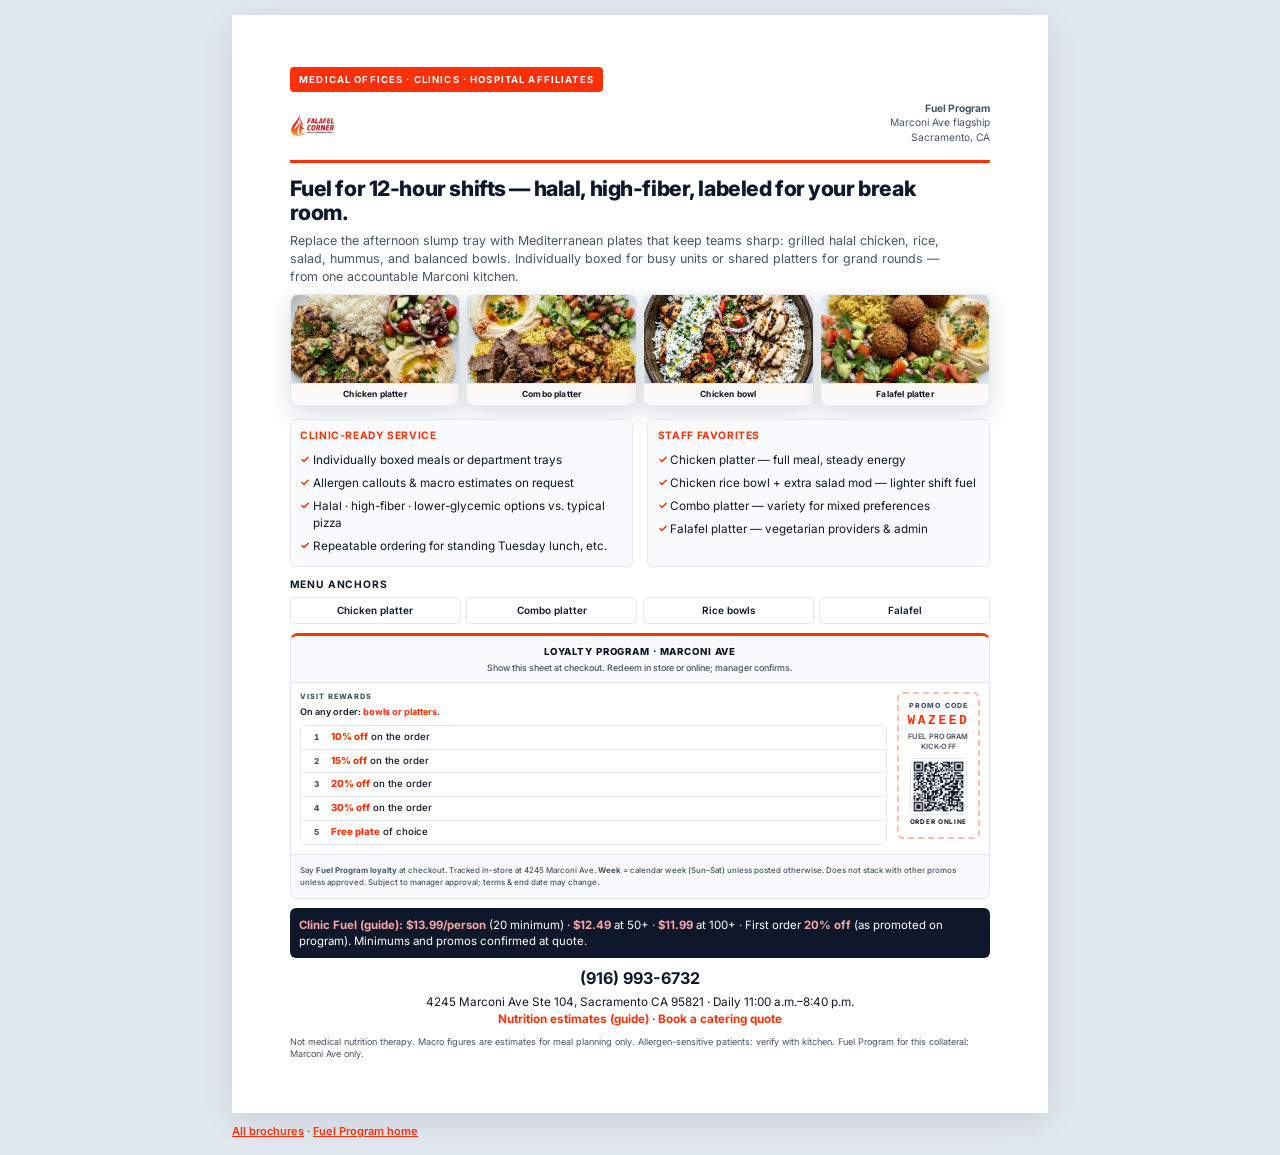
<file: site/brochures/physicians.html>
<!DOCTYPE html>
<html lang="en">
<head>
  <meta charset="UTF-8">
  <meta name="viewport" content="width=device-width, initial-scale=1.0">
  <title>Fuel Program — Physicians &amp; clinics</title>
  <link rel="stylesheet" href="brochure.css">
</head>
<body>
  <article class="sheet">
    <p class="audience-bar">Medical offices · clinics · hospital affiliates</p>
    <div class="head-row">
      <img src="../images/logo.jpg" alt="Falafel Corner">
      <div class="head-meta">
        <strong>Fuel Program</strong><br>
        Marconi Ave flagship<br>
        Sacramento, CA
      </div>
    </div>
    <h1>Fuel for 12-hour shifts — halal, high-fiber, labeled for your break room.</h1>
    <p class="deck">Replace the afternoon slump tray with Mediterranean plates that keep teams sharp: grilled halal chicken, rice, salad, hummus, and balanced bowls. Individually boxed for busy units or shared platters for grand rounds — from one accountable Marconi kitchen.</p>
    <div class="food-strip" aria-label="Clinic-friendly meals">
      <figure><picture><source srcset="../images/chicken-platter.webp" type="image/webp"><img src="../images/chicken-platter.jpg" alt="Chicken platter balanced meal" width="320" height="200" loading="eager" fetchpriority="high"></picture><figcaption>Chicken platter</figcaption></figure>
      <figure><picture><source srcset="../images/combo-platter.webp" type="image/webp"><img src="../images/combo-platter.jpg" alt="Combo chicken and gyro platter" width="320" height="200" loading="eager"></picture><figcaption>Combo platter</figcaption></figure>
      <figure><picture><source srcset="../images/chicken-rice-bowl.webp" type="image/webp"><img src="../images/chicken-rice-bowl.jpg" alt="Chicken rice bowl" width="320" height="200" loading="lazy"></picture><figcaption>Chicken bowl</figcaption></figure>
      <figure><picture><source srcset="../images/falafel-platter.webp" type="image/webp"><img src="../images/falafel-platter.jpg" alt="Falafel platter vegetarian" width="320" height="200" loading="lazy"></picture><figcaption>Falafel platter</figcaption></figure>
    </div>
    <div class="columns">
      <div class="panel">
        <h2>Clinic-ready service</h2>
        <ul>
          <li>Individually boxed meals or department trays</li>
          <li>Allergen callouts &amp; macro estimates on request</li>
          <li>Halal · high-fiber · lower-glycemic options vs. typical pizza</li>
          <li>Repeatable ordering for standing Tuesday lunch, etc.</li>
        </ul>
      </div>
      <div class="panel">
        <h2>Staff favorites</h2>
        <ul>
          <li>Chicken platter — full meal, steady energy</li>
          <li>Chicken rice bowl + extra salad mod — lighter shift fuel</li>
          <li>Combo platter — variety for mixed preferences</li>
          <li>Falafel platter — vegetarian providers &amp; admin</li>
        </ul>
      </div>
    </div>
    <div class="plates">
      <h2>Menu anchors</h2>
      <div class="plate-grid">
        <span>Chicken platter</span>
        <span>Combo platter</span>
        <span>Rice bowls</span>
        <span>Falafel</span>
      </div>
    </div>
    <div class="promo-loyalty">
      <header class="promo-head">
        <h2 class="promo-head-title">Loyalty program · Marconi Ave</h2>
        <p class="promo-head-dek">Show this sheet at checkout. Redeem in store or online; manager confirms.</p>
      </header>
      <div class="promo-body">
        <div class="promo-grid">
          <section class="promo-tiers" aria-labelledby="promo-tiers-label">
            <h3 class="promo-tiers-label" id="promo-tiers-label">Visit rewards</h3>
            <p class="promo-tiers-scope">On any order: <strong>bowls or platters</strong>.</p>
            <ul class="promo-tier-list">
              <li><span class="promo-tier-num">1</span><span class="promo-tier-copy"><strong>10% off</strong> on the order</span></li>
              <li><span class="promo-tier-num">2</span><span class="promo-tier-copy"><strong>15% off</strong> on the order</span></li>
              <li><span class="promo-tier-num">3</span><span class="promo-tier-copy"><strong>20% off</strong> on the order</span></li>
              <li><span class="promo-tier-num">4</span><span class="promo-tier-copy"><strong>30% off</strong> on the order</span></li>
              <li><span class="promo-tier-num">5</span><span class="promo-tier-copy"><strong>Free plate</strong> of choice</span></li>
            </ul>
          </section>
          <aside class="promo-redeem" aria-label="Redeem with promo code or QR code">
            <p class="promo-redeem-eyebrow">Promo code</p>
            <p class="promo-redeem-code">WAZEED</p>
            <p class="promo-redeem-note">Fuel Program kick-off</p>
            <figure class="promo-redeem-qr">
              <img src="../images/fuel-order-qr.png" alt="QR code: Marconi Ave online ordering" width="160" height="160" loading="lazy">
              <figcaption>Order online</figcaption>
            </figure>
          </aside>
        </div>
      </div>
      <p class="promo-fine">Say <strong>Fuel Program loyalty</strong> at checkout. Tracked in-store at 4245 Marconi Ave. <strong>Week</strong> = calendar week (Sun–Sat) unless posted otherwise. Does not stack with other promos unless approved. Subject to manager approval; terms &amp; end date may change.</p>
    </div>
    <div class="price-block">
      <strong>Clinic Fuel (guide):</strong> <strong>$13.99/person</strong> (20 minimum) · <strong>$12.49</strong> at 50+ · <strong>$11.99</strong> at 100+ · First order <strong>20% off</strong> (as promoted on program). Minimums and promos confirmed at quote.
    </div>
    <div class="cta">
      <span class="tel"><a href="tel:+19169936732" style="color:inherit;text-decoration:none;">(916) 993-6732</a></span>
      4245 Marconi Ave Ste 104, Sacramento CA 95821 · Daily 11:00 a.m.–8:40 p.m.<br>
      <a href="../menus.html">Nutrition estimates (guide)</a>
      · <a href="../index.html#quote">Book a catering quote</a>
    </div>
    <p class="footnote">Not medical nutrition therapy. Macro figures are estimates for meal planning only. Allergen-sensitive patients: verify with kitchen. Fuel Program for this collateral: Marconi Ave only.</p>
  </article>
  <p class="back-link no-print"><a href="index.html">All brochures</a> · <a href="../index.html">Fuel Program home</a></p>
</body>
</html>
</file>
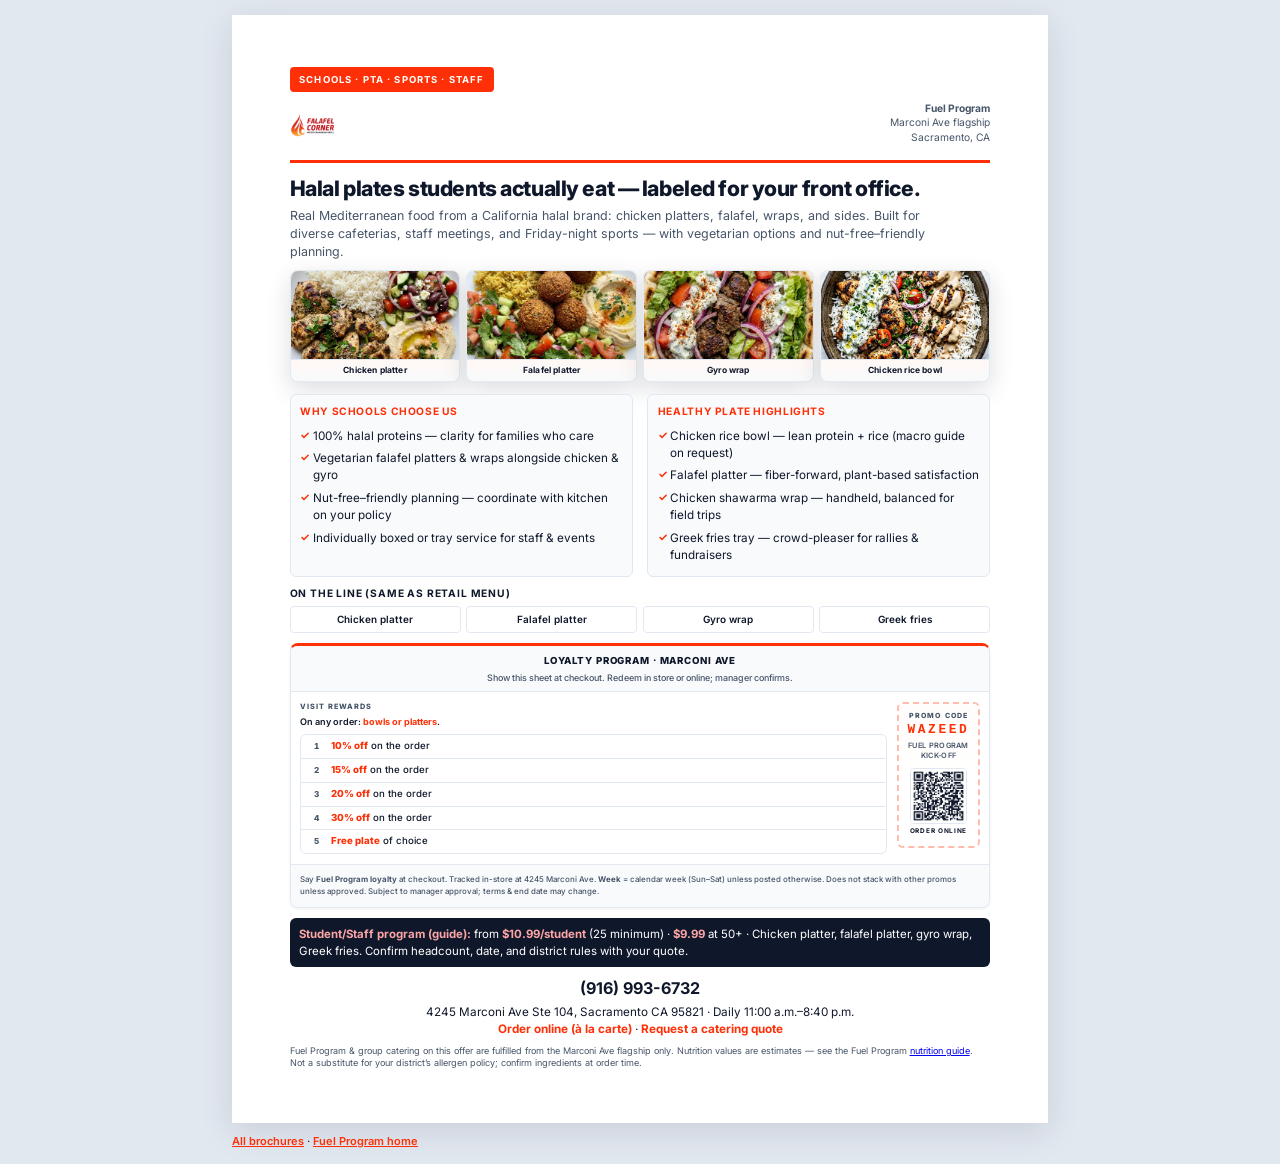
<file: site/brochures/schools.html>
<!DOCTYPE html>
<html lang="en">
<head>
  <meta charset="UTF-8">
  <meta name="viewport" content="width=device-width, initial-scale=1.0">
  <title>Fuel Program — Schools &amp; districts</title>
  <link rel="stylesheet" href="brochure.css">
</head>
<body>
  <article class="sheet">
    <p class="audience-bar">Schools · PTA · sports · staff</p>
    <div class="head-row">
      <img src="../images/logo.jpg" alt="Falafel Corner">
      <div class="head-meta">
        <strong>Fuel Program</strong><br>
        Marconi Ave flagship<br>
        Sacramento, CA
      </div>
    </div>
    <h1>Halal plates students actually eat — labeled for your front office.</h1>
    <p class="deck">Real Mediterranean food from a California halal brand: chicken platters, falafel, wraps, and sides. Built for diverse cafeterias, staff meetings, and Friday-night sports — with vegetarian options and nut-free–friendly planning.</p>
    <div class="food-strip" aria-label="Popular halal plates">
      <figure><picture><source srcset="../images/chicken-platter.webp" type="image/webp"><img src="../images/chicken-platter.jpg" alt="Chicken platter with rice, salad, and sauces" width="320" height="200" loading="eager" fetchpriority="high"></picture><figcaption>Chicken platter</figcaption></figure>
      <figure><picture><source srcset="../images/falafel-platter.webp" type="image/webp"><img src="../images/falafel-platter.jpg" alt="Falafel platter with rice and fresh sides" width="320" height="200" loading="eager"></picture><figcaption>Falafel platter</figcaption></figure>
      <figure><picture><source srcset="../images/gyro-wrap.webp" type="image/webp"><img src="../images/gyro-wrap.jpg" alt="Gyro wrap in warm pita" width="320" height="200" loading="lazy"></picture><figcaption>Gyro wrap</figcaption></figure>
      <figure><picture><source srcset="../images/chicken-rice-bowl.webp" type="image/webp"><img src="../images/chicken-rice-bowl.jpg" alt="Chicken rice bowl" width="320" height="200" loading="lazy"></picture><figcaption>Chicken rice bowl</figcaption></figure>
    </div>
    <div class="columns">
      <div class="panel">
        <h2>Why schools choose us</h2>
        <ul>
          <li>100% halal proteins — clarity for families who care</li>
          <li>Vegetarian falafel platters &amp; wraps alongside chicken &amp; gyro</li>
          <li>Nut-free–friendly planning — coordinate with kitchen on your policy</li>
          <li>Individually boxed or tray service for staff &amp; events</li>
        </ul>
      </div>
      <div class="panel">
        <h2>Healthy plate highlights</h2>
        <ul>
          <li>Chicken rice bowl — lean protein + rice (macro guide on request)</li>
          <li>Falafel platter — fiber-forward, plant-based satisfaction</li>
          <li>Chicken shawarma wrap — handheld, balanced for field trips</li>
          <li>Greek fries tray — crowd-pleaser for rallies &amp; fundraisers</li>
        </ul>
      </div>
    </div>
    <div class="plates">
      <h2>On the line (same as retail menu)</h2>
      <div class="plate-grid">
        <span>Chicken platter</span>
        <span>Falafel platter</span>
        <span>Gyro wrap</span>
        <span>Greek fries</span>
      </div>
    </div>
    <div class="promo-loyalty">
      <header class="promo-head">
        <h2 class="promo-head-title">Loyalty program · Marconi Ave</h2>
        <p class="promo-head-dek">Show this sheet at checkout. Redeem in store or online; manager confirms.</p>
      </header>
      <div class="promo-body">
        <div class="promo-grid">
          <section class="promo-tiers" aria-labelledby="promo-tiers-label">
            <h3 class="promo-tiers-label" id="promo-tiers-label">Visit rewards</h3>
            <p class="promo-tiers-scope">On any order: <strong>bowls or platters</strong>.</p>
            <ul class="promo-tier-list">
              <li><span class="promo-tier-num">1</span><span class="promo-tier-copy"><strong>10% off</strong> on the order</span></li>
              <li><span class="promo-tier-num">2</span><span class="promo-tier-copy"><strong>15% off</strong> on the order</span></li>
              <li><span class="promo-tier-num">3</span><span class="promo-tier-copy"><strong>20% off</strong> on the order</span></li>
              <li><span class="promo-tier-num">4</span><span class="promo-tier-copy"><strong>30% off</strong> on the order</span></li>
              <li><span class="promo-tier-num">5</span><span class="promo-tier-copy"><strong>Free plate</strong> of choice</span></li>
            </ul>
          </section>
          <aside class="promo-redeem" aria-label="Redeem with promo code or QR code">
            <p class="promo-redeem-eyebrow">Promo code</p>
            <p class="promo-redeem-code">WAZEED</p>
            <p class="promo-redeem-note">Fuel Program kick-off</p>
            <figure class="promo-redeem-qr">
              <img src="../images/fuel-order-qr.png" alt="QR code: Marconi Ave online ordering" width="160" height="160" loading="lazy">
              <figcaption>Order online</figcaption>
            </figure>
          </aside>
        </div>
      </div>
      <p class="promo-fine">Say <strong>Fuel Program loyalty</strong> at checkout. Tracked in-store at 4245 Marconi Ave. <strong>Week</strong> = calendar week (Sun–Sat) unless posted otherwise. Does not stack with other promos unless approved. Subject to manager approval; terms &amp; end date may change.</p>
    </div>
    <div class="price-block">
      <strong>Student/Staff program (guide):</strong> from <strong>$10.99/student</strong> (25 minimum) · <strong>$9.99</strong> at 50+ · Chicken platter, falafel platter, gyro wrap, Greek fries. Confirm headcount, date, and district rules with your quote.
    </div>
    <div class="cta">
      <span class="tel"><a href="tel:+19169936732" style="color:inherit;text-decoration:none;">(916) 993-6732</a></span>
      4245 Marconi Ave Ste 104, Sacramento CA 95821 · Daily 11:00 a.m.–8:40 p.m.<br>
      <a href="https://custom.order.online/en-US/store/falafel-corner-sacramento-30889369" target="_blank" rel="noopener">Order online (à la carte)</a>
      · <a href="../index.html#quote">Request a catering quote</a>
    </div>
    <p class="footnote">Fuel Program &amp; group catering on this offer are fulfilled from the Marconi Ave flagship only. Nutrition values are estimates — see the Fuel Program <a href="../menus.html">nutrition guide</a>. Not a substitute for your district’s allergen policy; confirm ingredients at order time.</p>
  </article>
  <p class="back-link no-print"><a href="index.html">All brochures</a> · <a href="../index.html">Fuel Program home</a></p>
</body>
</html>
</file>
<file: site/brochures/brochure.css>
/* Fuel Program — print-ready brochures (Letter, one sheet) */
@import url("https://fonts.googleapis.com/css2?family=Inter:wght@400;600;700;800&display=swap");

:root {
  --fc-red: #FF3008;
  --fc-ink: #0f172a;
  --fc-muted: #475569;
  --fc-line: #e2e8f0;
  --fc-cream: #f8fafc;
}

* { box-sizing: border-box; margin: 0; padding: 0; }

html { font-size: 11pt; }

body {
  font-family: Inter, system-ui, sans-serif;
  color: var(--fc-ink);
  line-height: 1.45;
  background: #e2e8f0;
  padding: 1rem;
}

.sheet {
  max-width: 8.5in;
  min-height: 10.5in;
  margin: 0 auto;
  background: #fff;
  padding: 0.55in 0.6in;
  box-shadow: 0 8px 32px rgba(15, 23, 42, 0.12);
}

.audience-bar {
  display: inline-block;
  background: var(--fc-red);
  color: #fff;
  font-size: 0.65rem;
  font-weight: 700;
  letter-spacing: 0.12em;
  text-transform: uppercase;
  padding: 0.35rem 0.65rem;
  border-radius: 4px;
  margin-bottom: 0.65rem;
}

.head-row {
  display: flex;
  align-items: flex-start;
  justify-content: space-between;
  gap: 1rem;
  padding-bottom: 0.75rem;
  border-bottom: 3px solid var(--fc-red);
  margin-bottom: 0.85rem;
}

.head-row img { height: 48px; width: auto; object-fit: contain; }
.head-meta { text-align: right; font-size: 0.7rem; color: var(--fc-muted); line-height: 1.4; }

h1 {
  font-size: 1.45rem;
  font-weight: 800;
  letter-spacing: -0.02em;
  line-height: 1.15;
  margin-bottom: 0.5rem;
  max-width: 95%;
}

.deck {
  font-size: 0.85rem;
  color: var(--fc-muted);
  margin-bottom: 0.5rem;
  max-width: 95%;
}

/* Appetite-forward food photography */
.food-strip {
  display: grid;
  grid-template-columns: repeat(4, 1fr);
  gap: 0.4rem;
  margin: 0.55rem 0 0.85rem;
}

.food-strip figure {
  margin: 0;
  border-radius: 8px;
  overflow: hidden;
  box-shadow: 0 8px 24px rgba(15, 23, 42, 0.14);
  border: 1px solid rgba(226, 232, 240, 0.9);
  background: #fff;
}

.food-strip figure > picture {
  display: block;
  width: 100%;
}

.food-strip img {
  width: 100%;
  height: 88px;
  object-fit: cover;
  object-position: center;
  display: block;
}

.food-strip figcaption {
  font-size: 0.58rem;
  font-weight: 700;
  letter-spacing: 0.02em;
  text-align: center;
  padding: 0.28rem 0.2rem 0.32rem;
  background: linear-gradient(180deg, #fff8f5 0%, var(--fc-cream) 100%);
  color: var(--fc-ink);
  border-top: 1px solid var(--fc-line);
}

@media (max-width: 640px) {
  .food-strip { grid-template-columns: repeat(2, 1fr); }
  .food-strip img { height: 100px; }
}

.hub-food {
  display: grid;
  grid-template-columns: repeat(3, 1fr);
  gap: 0.45rem;
  margin: 0 0 1.35rem;
}

.hub-food figure {
  margin: 0;
  border-radius: 10px;
  overflow: hidden;
  box-shadow: 0 10px 28px rgba(15, 23, 42, 0.12);
  border: 1px solid var(--fc-line);
}

.hub-food figure > picture {
  display: block;
  width: 100%;
}

.hub-food img {
  width: 100%;
  height: 110px;
  object-fit: cover;
  display: block;
}

.hub-food figcaption {
  font-size: 0.65rem;
  font-weight: 600;
  text-align: center;
  padding: 0.35rem 0.3rem;
  background: var(--fc-cream);
}

.columns {
  display: grid;
  grid-template-columns: 1fr 1fr;
  gap: 0.75rem 1rem;
  margin-top: 0.65rem;
}

@media (max-width: 640px) {
  .columns { grid-template-columns: 1fr; }
  body { padding: 0; }
  .sheet { box-shadow: none; min-height: auto; }
}

.panel {
  background: var(--fc-cream);
  border: 1px solid var(--fc-line);
  border-radius: 6px;
  padding: 0.6rem 0.65rem;
}

.panel h2 {
  font-size: 0.7rem;
  font-weight: 700;
  letter-spacing: 0.06em;
  text-transform: uppercase;
  color: var(--fc-red);
  margin-bottom: 0.4rem;
}

.panel ul {
  list-style: none;
  font-size: 0.8rem;
}

.panel li {
  padding: 0.2rem 0 0.2rem 0.85rem;
  position: relative;
}

.panel li::before {
  content: "✓";
  position: absolute;
  left: 0;
  color: var(--fc-red);
  font-weight: 700;
  font-size: 0.75rem;
}

.plates {
  margin-top: 0.65rem;
}

.plates h2 {
  font-size: 0.7rem;
  font-weight: 700;
  letter-spacing: 0.08em;
  text-transform: uppercase;
  color: var(--fc-ink);
  margin-bottom: 0.35rem;
}

.plate-grid {
  display: grid;
  grid-template-columns: repeat(4, 1fr);
  gap: 0.35rem;
  font-size: 0.68rem;
}

.plate-grid span {
  background: #fff;
  border: 1px solid var(--fc-line);
  border-radius: 4px;
  padding: 0.35rem 0.4rem;
  text-align: center;
  font-weight: 600;
}

@media (max-width: 640px) {
  .plate-grid { grid-template-columns: repeat(2, 1fr); }
}

/*
 * Loyalty + coupon — single professional system (print-style):
 * clear hierarchy, one accent (brand red), uniform spacing, dashed redeem panel.
 */
.promo-loyalty {
  --promo-space: 0.45rem;
  --promo-space-lg: 0.65rem;
  margin-top: 0.65rem;
  padding: 0;
  overflow: hidden;
  background: #fff;
  border: 1px solid var(--fc-line);
  border-radius: 8px;
  border-top: 3px solid var(--fc-red);
  box-shadow: 0 1px 3px rgba(15, 23, 42, 0.06);
  font-size: 0.72rem;
  line-height: 1.45;
}

.promo-head {
  padding: var(--promo-space-lg) var(--promo-space-lg) var(--promo-space);
  border-bottom: 1px solid var(--fc-line);
  background: #f8fafc;
}

.promo-head-title {
  margin: 0 0 0.35rem;
  font-size: 0.66rem;
  font-weight: 800;
  letter-spacing: 0.09em;
  text-transform: uppercase;
  color: var(--fc-ink);
  text-align: center;
  line-height: 1.2;
}

.promo-head-dek {
  margin: 0 auto;
  max-width: 34rem;
  font-size: 0.61rem;
  font-weight: 500;
  color: var(--fc-muted);
  text-align: center;
  line-height: 1.45;
}

.promo-head-dek strong {
  font-weight: 700;
  color: var(--fc-ink);
}

.promo-body {
  padding: var(--promo-space-lg);
  background: #fff;
}

.promo-grid {
  display: grid;
  grid-template-columns: minmax(0, 1fr) minmax(4.85rem, 5.65rem);
  gap: var(--promo-space-lg);
  align-items: start;
}

.promo-tiers-label {
  margin: 0 0 0.2rem;
  font-size: 0.5rem;
  font-weight: 800;
  letter-spacing: 0.14em;
  text-transform: uppercase;
  color: var(--fc-muted);
}

.promo-tiers-scope {
  margin: 0 0 var(--promo-space);
  font-size: 0.62rem;
  font-weight: 600;
  color: var(--fc-ink);
  line-height: 1.35;
}

.promo-tiers-scope strong {
  color: var(--fc-red);
  font-weight: 700;
}

.hub .promo-loyalty .promo-tiers-scope {
  margin-bottom: 0.45rem;
  font-size: 0.62rem;
  color: var(--fc-ink);
}

.promo-tier-list {
  margin: 0;
  padding: 0;
  list-style: none;
  border: 1px solid var(--fc-line);
  border-radius: 6px;
  overflow: hidden;
  background: #fff;
}

.promo-tier-list li {
  display: grid;
  grid-template-columns: 1.25rem 1fr;
  gap: 0.4rem;
  align-items: baseline;
  padding: 0.34rem 0.42rem;
  border-bottom: 1px solid var(--fc-line);
  font-size: 0.66rem;
  font-weight: 500;
  color: var(--fc-ink);
  line-height: 1.32;
}

.promo-tier-list li:last-child {
  border-bottom: none;
}

.promo-tier-num {
  font-size: 0.56rem;
  font-weight: 800;
  color: var(--fc-muted);
  text-align: center;
  font-variant-numeric: tabular-nums;
}

.promo-tier-copy strong {
  font-weight: 800;
  color: var(--fc-red);
}

/* Dashed “coupon” panel — code is the hero; QR secondary */
.promo-redeem {
  margin: 0;
  padding: var(--promo-space) var(--promo-space) var(--promo-space-lg);
  border: 2px dashed rgba(255, 48, 8, 0.32);
  border-radius: 6px;
  background: linear-gradient(180deg, #fffdfb 0%, #fff 55%);
  text-align: center;
}

.promo-redeem-eyebrow {
  margin: 0 0 0.18rem;
  font-size: 0.48rem;
  font-weight: 800;
  letter-spacing: 0.16em;
  text-transform: uppercase;
  color: var(--fc-muted);
}

.promo-redeem-code {
  margin: 0 0 0.22rem;
  font-family: ui-monospace, "SF Mono", Menlo, Monaco, monospace;
  font-size: 0.88rem;
  font-weight: 800;
  letter-spacing: 0.2em;
  color: var(--fc-red);
  line-height: 1.15;
}

.promo-redeem-note {
  margin: 0 0 var(--promo-space);
  font-size: 0.5rem;
  font-weight: 600;
  letter-spacing: 0.04em;
  text-transform: uppercase;
  color: var(--fc-muted);
  line-height: 1.35;
}

.promo-redeem-qr {
  margin: 0;
}

.promo-redeem-qr img {
  display: block;
  width: 100%;
  max-width: 3.85rem;
  height: auto;
  aspect-ratio: 1;
  margin: 0 auto;
  border-radius: 4px;
  border: 1px solid var(--fc-line);
}

.promo-redeem-qr figcaption {
  margin: 0.22rem 0 0;
  font-size: 0.44rem;
  font-weight: 700;
  letter-spacing: 0.11em;
  text-transform: uppercase;
  color: var(--fc-ink);
}

.promo-loyalty .promo-fine {
  margin: 0;
  padding: var(--promo-space-lg);
  border-top: 1px solid var(--fc-line);
  background: #f8fafc;
  font-size: 0.54rem;
  font-weight: 500;
  color: var(--fc-muted);
  line-height: 1.5;
  text-align: left;
}

@media (max-width: 520px) {
  .promo-grid {
    grid-template-columns: 1fr;
  }
  .promo-redeem {
    max-width: 10.5rem;
    margin-left: auto;
    margin-right: auto;
  }
  .promo-redeem-qr img {
    max-width: 4.75rem;
  }
}

@media print {
  .promo-redeem-qr img {
    width: 0.95in;
    max-width: 0.95in;
  }
}

.hub .promo-head-dek {
  margin-bottom: 0;
  font-size: 0.61rem;
  color: var(--fc-muted);
}

.hub .promo-loyalty > .promo-fine {
  margin-top: 0;
  font-size: 0.54rem;
  color: var(--fc-muted);
}

.price-block {
  margin-top: 0.65rem;
  padding: 0.55rem 0.65rem;
  background: var(--fc-ink);
  color: #fff;
  border-radius: 6px;
  font-size: 0.78rem;
}

.price-block strong { color: #fca5a5; }

.cta {
  margin-top: 0.65rem;
  text-align: center;
  font-size: 0.8rem;
}

.cta a {
  color: var(--fc-red);
  font-weight: 700;
  text-decoration: none;
}

.cta .tel {
  display: block;
  font-size: 1.1rem;
  font-weight: 800;
  color: var(--fc-ink);
  margin: 0.25rem 0;
}

.footnote {
  margin-top: 0.5rem;
  font-size: 0.62rem;
  color: var(--fc-muted);
  line-height: 1.35;
}

.back-link {
  max-width: 8.5in;
  margin: 0.75rem auto 0;
  font-size: 0.75rem;
}

.back-link a { color: var(--fc-red); font-weight: 600; }

/* On-screen polish (print rules below stay unchanged) */
@media screen {
  html {
    scroll-behavior: smooth;
  }

  .back-link a {
    transition: color 0.28s cubic-bezier(0.4, 0, 0.2, 1), opacity 0.28s ease;
  }

  .back-link a:hover {
    opacity: 0.88;
  }

  .food-strip figure img,
  .hub-food figure img {
    transition: transform 0.45s cubic-bezier(0.22, 1, 0.36, 1);
  }

  .food-strip figure:hover img,
  .hub-food figure:hover img {
    transform: scale(1.03);
  }
}

@media screen and (prefers-reduced-motion: reduce) {
  html {
    scroll-behavior: auto;
  }

  .back-link a,
  .food-strip figure img,
  .hub-food figure img {
    transition: none !important;
  }

  .food-strip figure:hover img,
  .hub-food figure:hover img {
    transform: none !important;
  }
}

/* Print */
@page { size: letter; margin: 0.4in; }

@media print {
  body {
    background: #fff;
    padding: 0;
    print-color-adjust: exact;
    -webkit-print-color-adjust: exact;
  }
  .sheet {
    box-shadow: none;
    max-width: none;
    min-height: auto;
    padding: 0;
  }
  .food-strip img {
    height: 0.95in;
    max-height: 0.95in;
  }
  .back-link, .no-print { display: none !important; }
}
</file>
